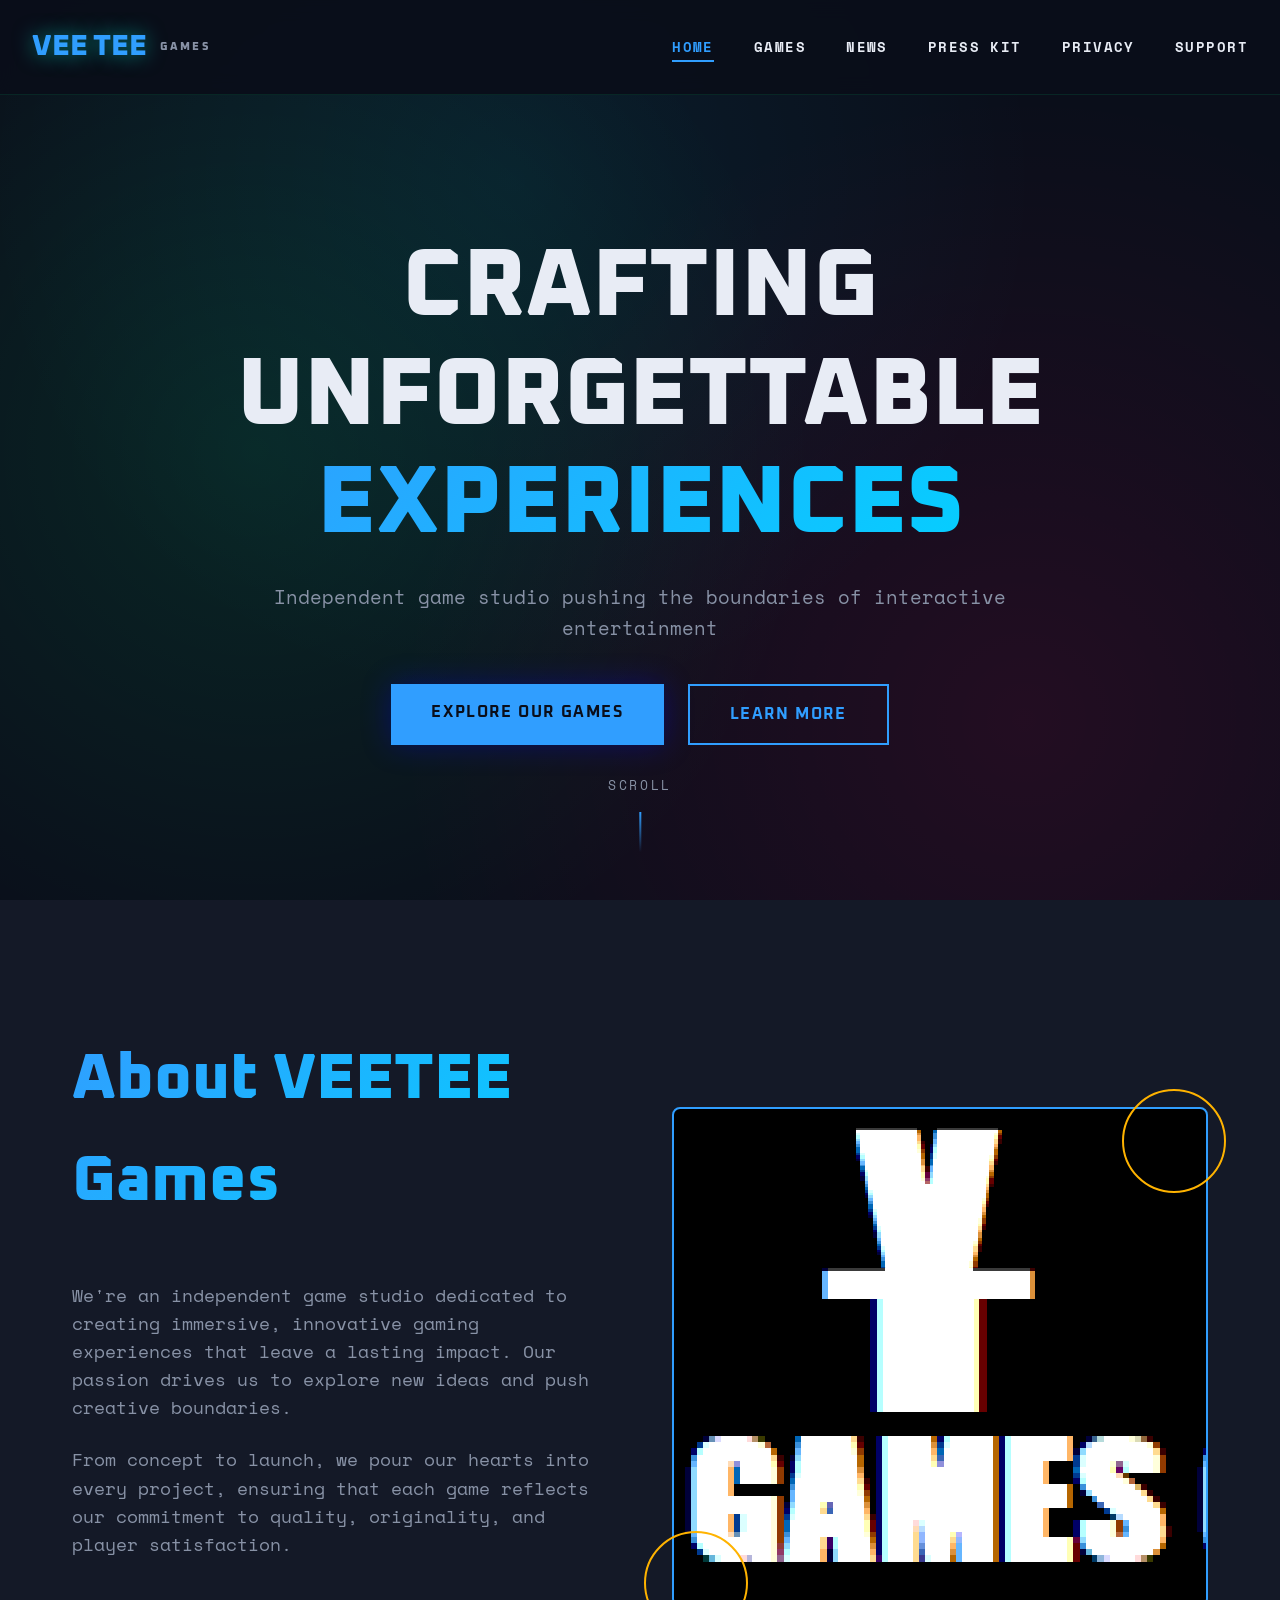
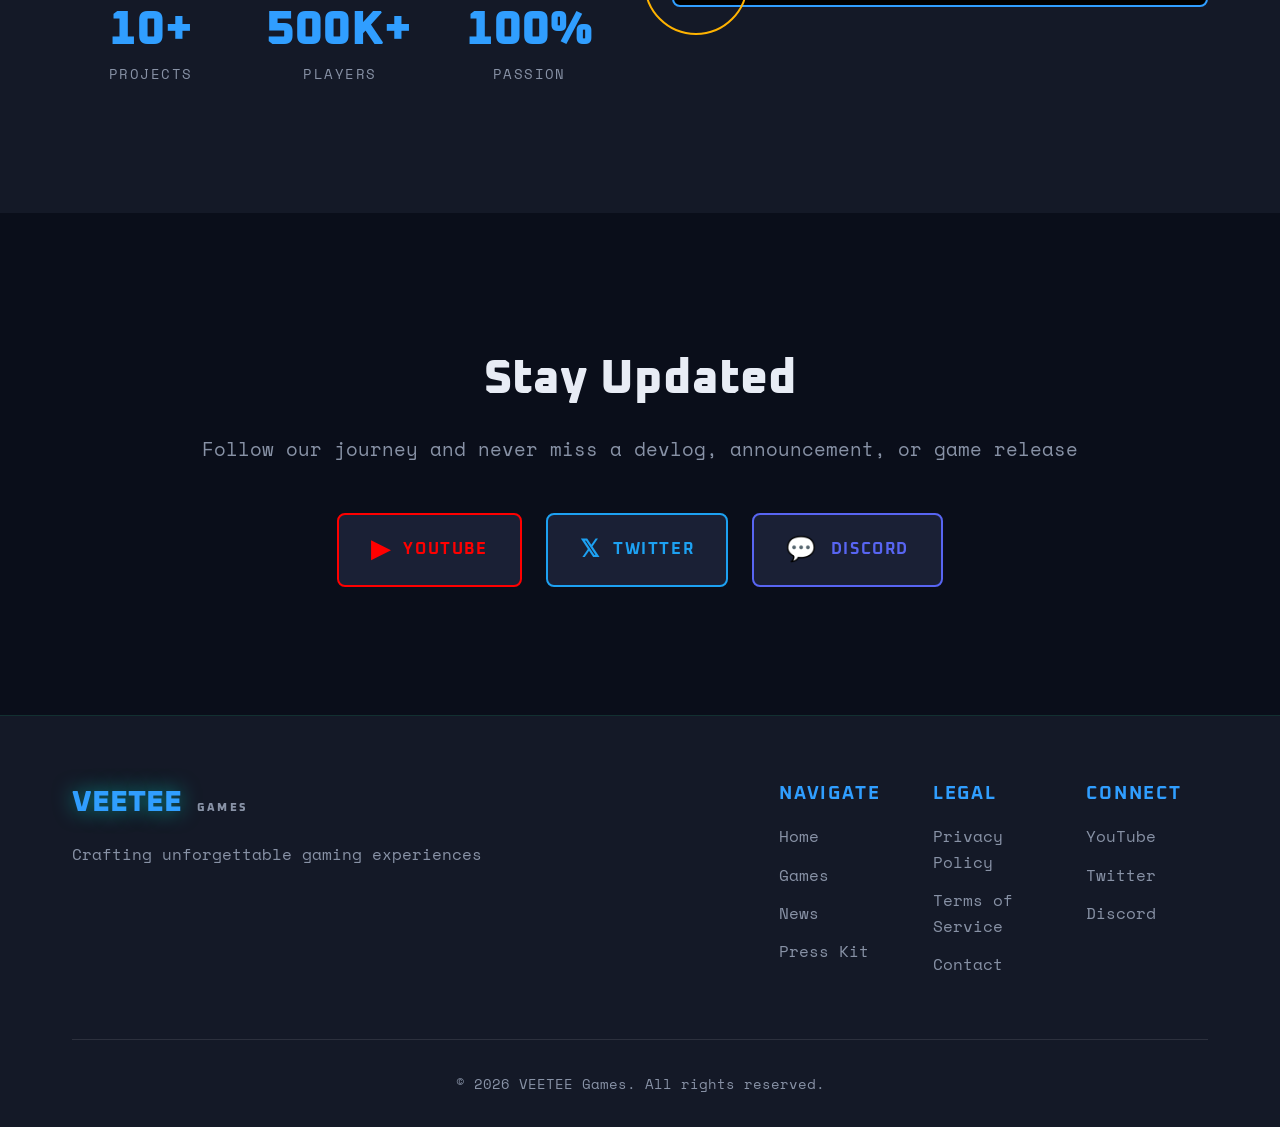
<file: index.html>
<!DOCTYPE html>
<html lang="en">
<head>
<style>
    /* Prevent layout shift before CSS loads */
    .game-detail-image,
    .news-thumbnail {
        min-height: 200px;
        background-size: cover !important;
        background-position: center !important;
        background-repeat: no-repeat !important;
    }
</style>
<link rel="stylesheet" href="styles.css">
    <meta charset="UTF-8">
    <meta name="viewport" content="width=device-width, initial-scale=1.0">
    <title>VEETEE Games - Indie Game Studio</title>
    <link rel="stylesheet" href="styles.css">
    <link rel="preconnect" href="https://fonts.googleapis.com">
    <link rel="preconnect" href="https://fonts.gstatic.com" crossorigin>
    <link href="https://fonts.googleapis.com/css2?family=Oxanium:wght@400;600;700;800&family=Space+Mono:wght@400;700&display=swap" rel="stylesheet">
</head>
<body>
    <nav class="navbar">
        <div class="nav-container">
            <a href="index.html" class="logo">
                <span class="logo-vee">VEE</span><span class="logo-tee">TEE</span>
                <span class="logo-subtitle">GAMES</span>
            </a>
            <ul class="nav-menu" id="navMenu">
                <li><a href="index.html" class="nav-link active">Home</a></li>
                <li><a href="games.html" class="nav-link">Games</a></li>
                <li><a href="news.html" class="nav-link">News</a></li>
                <li><a href="press.html" class="nav-link">Press Kit</a></li>
                <li><a href="privacy.html" class="nav-link">Privacy</a></li>
                <li><a href="support.html" class="nav-link">Support</a></li>
            </ul>
            <div class="hamburger" id="hamburger">
                <span></span>
                <span></span>
                <span></span>
            </div>
        </div>
    </nav>

    <section class="hero">
        <div class="hero-bg"></div>
        <div class="hero-content">
            <h1 class="hero-title">
                <span class="title-line">CRAFTING</span>
                <span class="title-line">UNFORGETTABLE</span>
                <span class="title-line highlight">EXPERIENCES</span>
            </h1>
            <p class="hero-subtitle">Independent game studio pushing the boundaries of interactive entertainment</p>
            <div class="hero-cta">
                <a href="games.html" class="btn btn-primary">Explore Our Games</a>
                <a href="#about" class="btn btn-secondary">Learn More</a>
            </div>
        </div>
        <div class="scroll-indicator">
            <span>Scroll</span>
            <div class="scroll-line"></div>
        </div>
    </section>

    <section id="about" class="about">
        <div class="container">
            <div class="about-content">
                <div class="about-text" data-animate>
                    <h2 class="section-title">About VEETEE Games</h2>
                    <p>We're an independent game studio dedicated to creating immersive, innovative gaming experiences that leave a lasting impact. Our passion drives us to explore new ideas and push creative boundaries.</p>
                    <p>From concept to launch, we pour our hearts into every project, ensuring that each game reflects our commitment to quality, originality, and player satisfaction.</p>
                    <div class="about-stats">
                        <div class="stat">
                            <div class="stat-number">10+</div>
                            <div class="stat-label">Projects</div>
                        </div>
                        <div class="stat">
                            <div class="stat-number">500K+</div>
                            <div class="stat-label">Players</div>
                        </div>
                        <div class="stat">
                            <div class="stat-number">100%</div>
                            <div class="stat-label">Passion</div>
                        </div>
                    </div>
                </div>
                <div class="about-visual" data-animate>
                    <div class="visual-box" style="background-image: url('images/vtg.jpg');"></div>
                </div>
            </div>
        </div>
    </section>

    <section class="cta-section">
        <div class="container">
            <div class="cta-content" data-animate>
                <h2>Stay Updated</h2>
                <p>Follow our journey and never miss a devlog, announcement, or game release</p>
                <div class="social-links">
                    <a href="https://www.youtube.com/@VEETEEGames" target="_blank" class="social-btn youtube">
                        <span class="social-icon">▶</span>
                        <span>YouTube</span>
                    </a>
                    <a href="https://x.com/VEETEEGames" target="_blank" class="social-btn twitter">
                        <span class="social-icon">𝕏</span>
                        <span>Twitter</span>
                    </a>
                    <a href="https://discord.gg/vRTEazs3x5" target="_blank" class="social-btn discord">
                        <span class="social-icon">💬</span>
                        <span>Discord</span>
                    </a>
                </div>
            </div>
        </div>
    </section>

    <footer class="footer">
        <div class="container">
            <div class="footer-content">
                <div class="footer-brand">
                    <div class="footer-logo">
                        <span class="logo-vee">VEE</span><span class="logo-tee">TEE</span>
                        <span class="logo-subtitle">GAMES</span>
                    </div>
                    <p>Crafting unforgettable gaming experiences</p>
                </div>
                <div class="footer-links">
                    <div class="footer-column">
                        <h4>Navigate</h4>
                        <ul>
                            <li><a href="index.html">Home</a></li>
                            <li><a href="games.html">Games</a></li>
                            <li><a href="news.html">News</a></li>
                            <li><a href="press.html">Press Kit</a></li>
                        </ul>
                    </div>
                    <div class="footer-column">
                        <h4>Legal</h4>
                        <ul>
                            <li><a href="privacy.html">Privacy Policy</a></li>
                            <li><a href="privacy.html#terms">Terms of Service</a></li>
                            <li><a href="press.html">Contact</a></li>
                        </ul>
                    </div>
                    <div class="footer-column">
                        <h4>Connect</h4>
                        <ul>
                            <li><a href="https://www.youtube.com/@VEETEEGames" target="_blank">YouTube</a></li>
                            <li><a href="https://x.com/VEETEEGames" target="_blank">Twitter</a></li>
                            <li><a href="https://discord.gg/vRTEazs3x5" target="_blank">Discord</a></li>
                        </ul>
                    </div>
                </div>
            </div>
            <div class="footer-bottom">
                <p>&copy; 2026 VEETEE Games. All rights reserved.</p>
            </div>
        </div>
    </footer>

    <script src="script.js"></script>
</body>
</html>
</file>
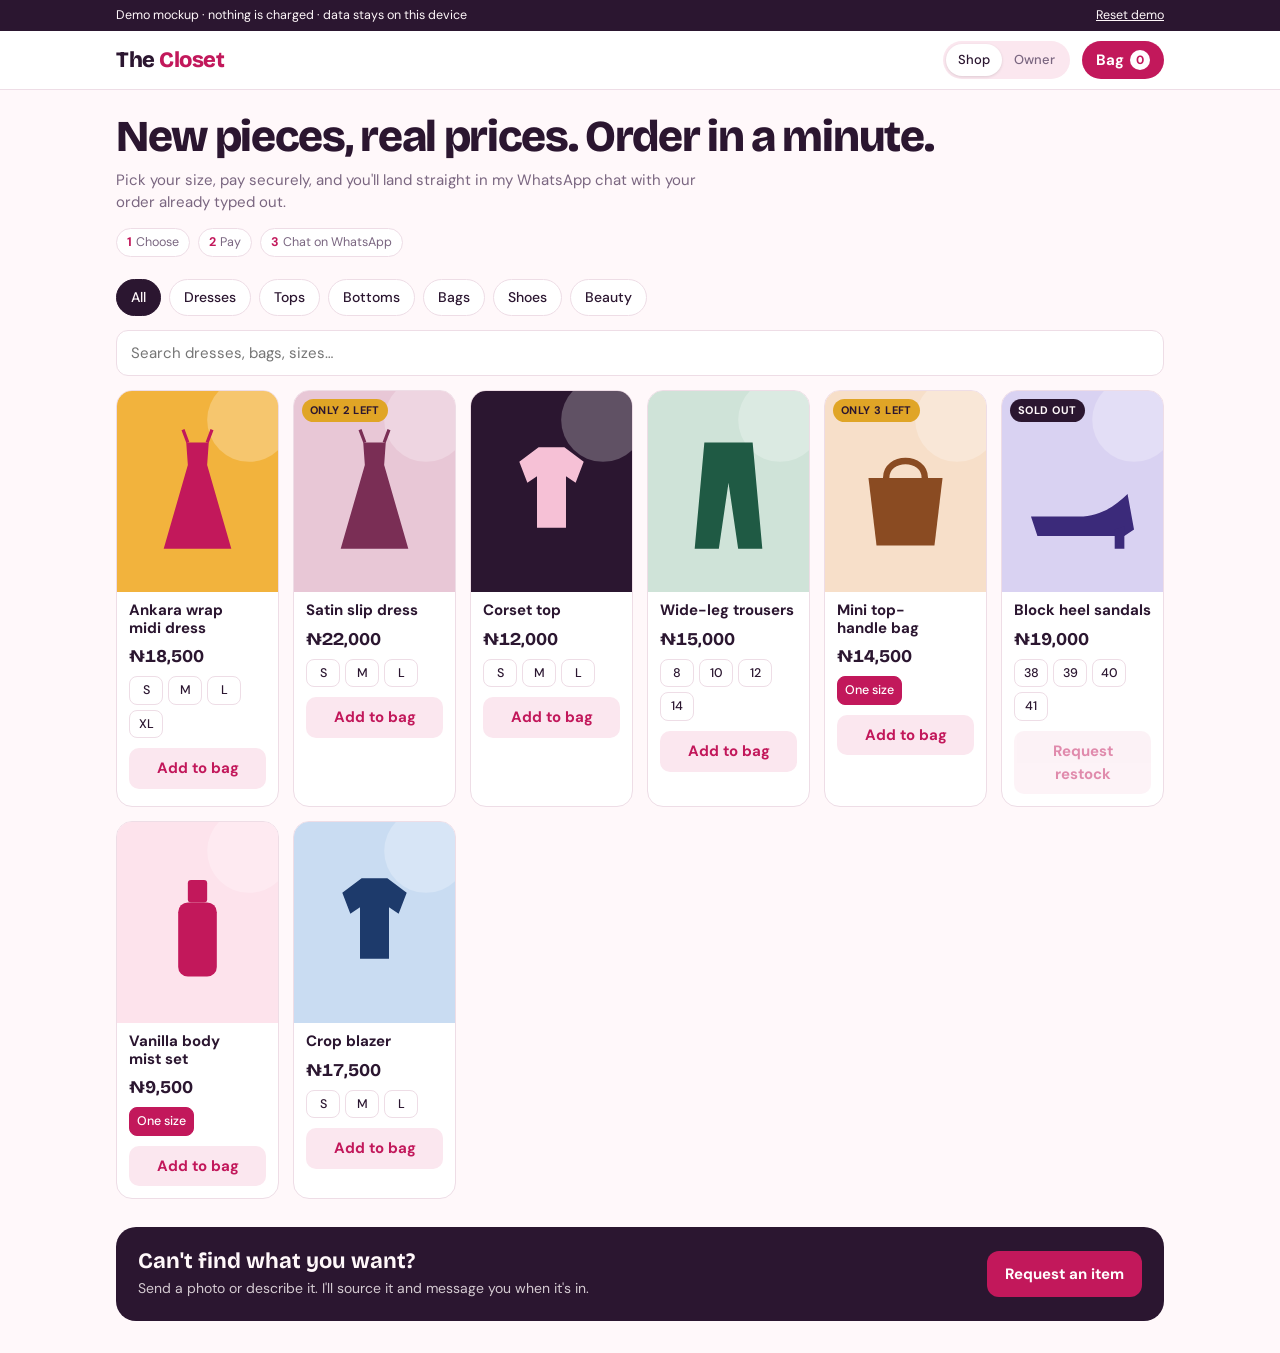
<file: boutique-mockup/index.html>
<!doctype html>
<html lang="en">
<head>
<meta charset="utf-8">
<meta name="viewport" content="width=device-width, initial-scale=1, viewport-fit=cover">
<meta name="robots" content="noindex">
<title>The Closet Shop</title>
<meta name="claude:viewport-fit-sides" content="cover">
<link rel="preconnect" href="https://fonts.googleapis.com">
<link rel="stylesheet" href="https://fonts.googleapis.com/css2?family=Bricolage+Grotesque:opsz,wght@12..96,500;12..96,700;12..96,800&family=DM+Sans:wght@400;500;700&display=swap">
<style>
/* Layout: phone-first storefront; sticky top bar; product grid; slide-up sheets for cart/checkout; owner dashboard behind a tab */
:root {
  --bg: #fff8fa;
  --surface: #ffffff;
  --ink: #2b1630;
  --muted: #7a6680;
  --line: #eedde6;
  --accent: #c2185b;
  --accent-ink: #ffffff;
  --gold: #e0a526;
  --soft: #fbe7ef;
  --ok: #1f8a5b;
  --warn: #b7791f;
  --wa: #128c4a;
  --shadow: 0 10px 30px rgba(60, 20, 50, .12);
  --f-display: "Bricolage Grotesque", "Avenir Next", system-ui, sans-serif;
  --f-body: "DM Sans", system-ui, -apple-system, "Segoe UI", sans-serif;
}
@media (prefers-color-scheme: dark) {
  :root:not([data-theme="light"]) {
    --bg: #1b1220; --surface: #251a2b; --ink: #f6e9f0; --muted: #b8a3bf; --line: #3a2a40;
    --accent: #ff5c97; --accent-ink: #1b1220; --gold: #f0bd4c; --soft: #3a1f33; --ok: #4fd08f; --warn: #f0bd4c; --wa: #3ccf7f;
    --shadow: 0 10px 30px rgba(0, 0, 0, .45); color-scheme: dark;
  }
}
:root[data-theme="dark"] {
  --bg: #1b1220; --surface: #251a2b; --ink: #f6e9f0; --muted: #b8a3bf; --line: #3a2a40;
  --accent: #ff5c97; --accent-ink: #1b1220; --gold: #f0bd4c; --soft: #3a1f33; --ok: #4fd08f; --warn: #f0bd4c; --wa: #3ccf7f;
  --shadow: 0 10px 30px rgba(0, 0, 0, .45); color-scheme: dark;
}
* { box-sizing: border-box; }
[hidden] { display: none !important; }
img { max-width: 100%; }
body { margin: 0; background: var(--bg); color: var(--ink); font-family: var(--f-body); font-size: 15px; line-height: 1.5; }
body::before { content: ""; position: fixed; inset: 0 0 auto; height: env(safe-area-inset-top, 0px); z-index: 10; background: var(--surface); }
h1, h2, h3 { font-family: var(--f-display); line-height: 1.15; margin: 0; text-wrap: balance; }
button, input, select, textarea { font: inherit; color: inherit; }
button { cursor: pointer; }
:focus-visible { outline: 2px solid var(--accent); outline-offset: 2px; }
.wrap { max-width: 1080px; margin: 0 auto; padding-left: max(16px, env(safe-area-inset-left, 0px)); padding-right: max(16px, env(safe-area-inset-right, 0px)); }
.money { font-variant-numeric: tabular-nums; }

/* Top bar */
.top { position: sticky; top: env(safe-area-inset-top, 0px); z-index: 5; background: var(--surface); border-bottom: 1px solid var(--line); }
.top .wrap { display: flex; align-items: center; gap: 12px; padding-block: 10px; }
.logo { font-family: var(--f-display); font-weight: 800; font-size: 22px; letter-spacing: -.02em; flex: 1; min-width: 0; white-space: nowrap; overflow: hidden; text-overflow: ellipsis; }
.logo span { color: var(--accent); }
.mode { display: flex; background: var(--soft); border-radius: 999px; padding: 3px; }
.mode button { border: 0; background: none; padding: 6px 12px; border-radius: 999px; font-weight: 500; font-size: 13px; color: var(--muted); }
.mode button[aria-pressed="true"] { background: var(--surface); color: var(--ink); box-shadow: 0 1px 3px rgba(0,0,0,.12); }
.cart-btn { position: relative; border: 0; background: var(--accent); color: var(--accent-ink); border-radius: 999px; padding: 8px 14px; font-weight: 700; display: flex; gap: 6px; align-items: center; }
.cart-btn .count { background: var(--accent-ink); color: var(--accent); border-radius: 999px; min-width: 20px; height: 20px; font-size: 12px; display: grid; place-items: center; padding: 0 5px; }

/* Demo ribbon */
.ribbon { background: var(--ink); color: var(--bg); font-size: 12.5px; }
.ribbon .wrap { padding-block: 6px; display: flex; gap: 8px; flex-wrap: wrap; justify-content: space-between; }
.ribbon button { background: none; border: 0; color: inherit; text-decoration: underline; font-size: 12.5px; padding: 0; }

/* Hero */
.hero { padding-block: 22px 8px; display: grid; gap: 6px; }
.hero h1 { font-size: clamp(28px, 6vw, 44px); font-weight: 800; letter-spacing: -.03em; }
.hero p { margin: 0; color: var(--muted); max-width: 60ch; }
.steps { display: flex; flex-wrap: wrap; gap: 8px; margin-top: 8px; }
.steps span { font-size: 12.5px; background: var(--surface); border: 1px solid var(--line); border-radius: 999px; padding: 4px 10px; color: var(--muted); }
.steps b { color: var(--accent); margin-right: 4px; }

/* Filters */
.filters { display: flex; gap: 8px; overflow-x: auto; padding-block: 14px; scrollbar-width: none; }
.chip { flex: none; border: 1px solid var(--line); background: var(--surface); padding: 7px 14px; border-radius: 999px; font-size: 14px; font-weight: 500; }
.chip[aria-pressed="true"] { background: var(--ink); color: var(--bg); border-color: var(--ink); }
.search { width: 100%; border: 1px solid var(--line); background: var(--surface); border-radius: 12px; padding: 11px 14px; }

/* Grid */
.grid { display: grid; grid-template-columns: repeat(auto-fill, minmax(160px, 1fr)); gap: 14px; padding-bottom: 20px; }
.card { background: var(--surface); border-radius: 16px; overflow: hidden; display: flex; flex-direction: column; border: 1px solid var(--line); }
.card .pic { aspect-ratio: 4 / 5; max-width: 100%; position: relative; background: var(--soft); }
.card .pic img, .card .pic svg { width: 100%; height: 100%; object-fit: cover; display: block; }
.badge { position: absolute; top: 8px; left: 8px; font-size: 11px; font-weight: 700; letter-spacing: .04em; text-transform: uppercase; padding: 3px 8px; border-radius: 999px; background: var(--surface); color: var(--ink); }
.badge.out { background: var(--ink); color: var(--bg); }
.badge.low { background: var(--gold); color: #2b1630; }
.card .body { padding: 10px 12px 12px; display: grid; gap: 6px; flex: 1; align-content: start; }
.card h3 { font-size: 15px; font-weight: 700; font-family: var(--f-body); }
.price { font-family: var(--f-display); font-weight: 700; font-size: 18px; }
.sizes { display: flex; gap: 5px; flex-wrap: wrap; }
.size { border: 1px solid var(--line); background: none; border-radius: 8px; min-width: 34px; padding: 4px 7px; font-size: 12.5px; font-weight: 500; }
.size[aria-pressed="true"] { border-color: var(--accent); background: var(--accent); color: var(--accent-ink); }
.add { margin-top: 4px; border: 0; border-radius: 10px; padding: 9px; font-weight: 700; background: var(--soft); color: var(--accent); }
.add:disabled { opacity: .5; cursor: not-allowed; }

/* Request banner */
.request { margin-block: 8px 32px; background: var(--ink); color: var(--bg); border-radius: 20px; padding: 22px; display: grid; gap: 14px; grid-template-columns: 1fr auto; align-items: center; }
.request h2 { font-size: 22px; }
.request p { margin: 4px 0 0; opacity: .8; font-size: 14px; }
@media (max-width: 560px) { .request { grid-template-columns: 1fr; } }

.btn { border: 0; border-radius: 12px; padding: 12px 18px; font-weight: 700; background: var(--accent); color: var(--accent-ink); }
.btn.ghost { background: var(--soft); color: var(--accent); }
.btn.wa { background: var(--wa); color: #fff; text-decoration: none; display: inline-flex; gap: 8px; align-items: center; justify-content: center; }
.btn.block { width: 100%; }
.btn.small { padding: 7px 12px; font-size: 13px; border-radius: 9px; }

/* Sheets */
.scrim { position: fixed; inset: 0; background: rgba(20, 8, 20, .45); z-index: 20; }
.sheet { position: fixed; z-index: 21; left: 50%; bottom: 0; transform: translateX(-50%); width: min(520px, 100%); max-height: 92%; overflow-y: auto; background: var(--surface); border-radius: 22px 22px 0 0; box-shadow: var(--shadow); padding: 18px max(18px, env(safe-area-inset-right, 0px)) calc(18px + env(safe-area-inset-bottom, 0px)) max(18px, env(safe-area-inset-left, 0px)); animation: up .22s ease-out; }
@keyframes up { from { transform: translate(-50%, 30px); opacity: .6; } }
@media (prefers-reduced-motion: reduce) { .sheet { animation: none; } }
.sheet-head { display: flex; align-items: center; gap: 10px; margin-bottom: 14px; }
.sheet-head h2 { font-size: 22px; flex: 1; }
.x { border: 0; background: var(--soft); width: 34px; height: 34px; border-radius: 50%; font-size: 18px; color: var(--ink); }
.progress { display: flex; gap: 6px; margin-bottom: 16px; }
.progress i { flex: 1; height: 4px; border-radius: 4px; background: var(--line); }
.progress i.on { background: var(--accent); }
.line { display: grid; grid-template-columns: 56px 1fr auto; gap: 12px; align-items: center; padding-block: 10px; border-bottom: 1px solid var(--line); }
.line .thumb { width: 56px; height: 70px; border-radius: 10px; overflow: hidden; background: var(--soft); }
.line .thumb img, .line .thumb svg { width: 100%; height: 100%; object-fit: cover; display: block; }
.line .meta { min-width: 0; }
.line .meta b { display: block; font-size: 14px; }
.line .meta small { color: var(--muted); }
.qty { display: flex; align-items: center; gap: 6px; }
.qty button { width: 28px; height: 28px; border-radius: 8px; border: 1px solid var(--line); background: none; }
.totals { display: grid; gap: 4px; padding-block: 12px; }
.totals div { display: flex; justify-content: space-between; }
.totals .grand { font-family: var(--f-display); font-weight: 800; font-size: 20px; padding-top: 6px; border-top: 1px dashed var(--line); margin-top: 4px; }
.field { display: grid; gap: 5px; margin-bottom: 12px; }
.field label { font-size: 13px; font-weight: 500; color: var(--muted); }
.field input, .field select, .field textarea { width: 100%; border: 1px solid var(--line); background: var(--bg); border-radius: 11px; padding: 11px 12px; }
.field textarea { min-height: 80px; resize: vertical; }
.row2 { display: grid; grid-template-columns: 1fr 1fr; gap: 10px; }
.opts { display: grid; gap: 8px; margin-bottom: 14px; }
.opt { display: flex; gap: 10px; align-items: center; border: 1px solid var(--line); border-radius: 12px; padding: 12px; }
.opt:has(input:checked) { border-color: var(--accent); background: var(--soft); }
.opt span { flex: 1; }
.opt small { display: block; color: var(--muted); }
.paybox { border: 1px dashed var(--line); border-radius: 14px; padding: 14px; margin-bottom: 14px; display: grid; gap: 6px; font-size: 14px; }
.paybox .acct { font-family: var(--f-display); font-size: 22px; font-weight: 800; letter-spacing: .04em; }
.note { font-size: 12.5px; color: var(--muted); }
.success { text-align: center; display: grid; gap: 10px; justify-items: center; }
.tick { width: 64px; height: 64px; border-radius: 50%; background: var(--ok); color: #fff; display: grid; place-items: center; font-size: 32px; }
.code { font-family: var(--f-display); font-weight: 800; font-size: 26px; letter-spacing: .06em; color: var(--accent); }
.msg { width: 100%; text-align: left; background: var(--bg); border: 1px solid var(--line); border-radius: 12px; padding: 12px; font-size: 13px; white-space: pre-wrap; max-height: 180px; overflow: auto; }

/* Dashboard */
.dash { padding-block: 20px 40px; display: grid; gap: 18px; }
.dash-head { display: flex; flex-wrap: wrap; gap: 10px; align-items: end; justify-content: space-between; }
.dash-head h1 { font-size: 28px; letter-spacing: -.02em; }
.stats { display: grid; grid-template-columns: repeat(3, 1fr); gap: 10px; }
.stat { background: var(--surface); border: 1px solid var(--line); border-radius: 14px; padding: 12px 14px; }
.stat b { display: block; font-family: var(--f-display); font-size: 26px; font-weight: 800; }
.stat small { color: var(--muted); font-size: 12.5px; }
@media (max-width: 480px) { .stat b { font-size: 21px; } }
.tabs { display: flex; gap: 6px; border-bottom: 1px solid var(--line); overflow-x: auto; }
.tabs button { border: 0; background: none; padding: 10px 12px; font-weight: 700; color: var(--muted); border-bottom: 2px solid transparent; white-space: nowrap; }
.tabs button[aria-pressed="true"] { color: var(--accent); border-color: var(--accent); }
.tabs .n { background: var(--soft); color: var(--accent); border-radius: 999px; padding: 0 7px; font-size: 12px; margin-left: 4px; }
.list { display: grid; gap: 10px; }
.item { background: var(--surface); border: 1px solid var(--line); border-radius: 14px; padding: 14px; display: grid; gap: 8px; }
.item-top { display: flex; gap: 10px; align-items: start; justify-content: space-between; flex-wrap: wrap; }
.item-top > div { min-width: 0; }
.item h3 { font-size: 16px; font-family: var(--f-body); }
.item p { margin: 0; font-size: 14px; color: var(--muted); }
.pill { font-size: 11.5px; font-weight: 700; text-transform: uppercase; letter-spacing: .05em; padding: 3px 9px; border-radius: 999px; white-space: nowrap; }
.pill.paid { background: var(--soft); color: var(--accent); }
.pill.packed { background: var(--gold); color: #2b1630; }
.pill.sent, .pill.found { background: var(--ok); color: #fff; }
.pill.open { background: var(--gold); color: #2b1630; }
.pill.nope { background: var(--line); color: var(--muted); }
.actions { display: flex; gap: 8px; flex-wrap: wrap; }
.prod-row { display: grid; grid-template-columns: 52px 1fr auto; gap: 12px; align-items: center; }
.prod-row .thumb { width: 52px; height: 64px; border-radius: 9px; overflow: hidden; background: var(--soft); }
.prod-row .thumb img, .prod-row .thumb svg { width: 100%; height: 100%; object-fit: cover; display: block; }
.prod-row .meta { min-width: 0; }
.prod-row .meta b { display: block; }
.prod-row .meta small { color: var(--muted); }
.stock { display: flex; align-items: center; gap: 6px; }
.stock button { width: 28px; height: 28px; border-radius: 8px; border: 1px solid var(--line); background: none; }
.stock span { min-width: 24px; text-align: center; font-variant-numeric: tabular-nums; font-weight: 700; }
.empty { text-align: center; color: var(--muted); padding: 30px 10px; border: 1px dashed var(--line); border-radius: 14px; }
.photo-drop { border: 1px dashed var(--line); border-radius: 12px; padding: 14px; text-align: center; color: var(--muted); font-size: 13px; }
.photo-drop img { max-height: 140px; margin: 8px auto 0; border-radius: 8px; display: block; }
.toast { position: fixed; left: 50%; bottom: calc(18px + env(safe-area-inset-bottom, 0px)); transform: translateX(-50%); background: var(--ink); color: var(--bg); padding: 10px 16px; border-radius: 999px; font-size: 14px; z-index: 30; box-shadow: var(--shadow); max-width: calc(100% - 32px); }
</style>
</head>
<body>

<div class="ribbon"><div class="wrap"><span>Demo mockup · nothing is charged · data stays on this device</span><button id="reset" type="button">Reset demo</button></div></div>

<header class="top">
  <div class="wrap">
    <div class="logo" id="logo"></div>
    <div class="mode" role="group" aria-label="View">
      <button type="button" id="m-shop" aria-pressed="true">Shop</button>
      <button type="button" id="m-owner" aria-pressed="false">Owner</button>
    </div>
    <button class="cart-btn" id="cartBtn" type="button" aria-label="Open bag">Bag <span class="count" id="cartCount">0</span></button>
  </div>
</header>

<main id="shop" class="wrap">
  <section class="hero">
    <h1>New pieces, real prices. Order in a minute.</h1>
    <p>Pick your size, pay securely, and you'll land straight in my WhatsApp chat with your order already typed out.</p>
    <div class="steps"><span><b>1</b>Choose</span><span><b>2</b>Pay</span><span><b>3</b>Chat on WhatsApp</span></div>
  </section>
  <div class="filters" id="filters" role="group" aria-label="Categories"></div>
  <input class="search" id="q" type="search" placeholder="Search dresses, bags, sizes…" aria-label="Search">
  <div style="height:14px"></div>
  <div class="grid" id="grid"></div>
  <section class="request">
    <div>
      <h2>Can't find what you want?</h2>
      <p>Send a photo or describe it. I'll source it and message you when it's in.</p>
    </div>
    <button class="btn" type="button" id="reqBtn">Request an item</button>
  </section>
</main>

<main id="owner" class="wrap" hidden>
  <div class="dash">
    <div class="dash-head">
      <div><h1>Good day, boss</h1><p class="note" style="margin:4px 0 0">Everything that came in while you were away.</p></div>
      <button class="btn" type="button" id="addProd">+ Add item</button>
    </div>
    <div class="stats" id="stats"></div>
    <div class="tabs" role="group" aria-label="Sections" id="tabs"></div>
    <div class="list" id="panel"></div>
  </div>
</main>

<div id="layer"></div>

<script>
const $ = s => document.querySelector(s);
const esc = s => String(s ?? "").replace(/[&<>"']/g, c => ({ "&": "&amp;", "<": "&lt;", ">": "&gt;", '"': "&quot;", "'": "&#39;" }[c]));
const naira = n => "₦" + Math.round(n).toLocaleString("en-NG");
const CATS = ["All", "Dresses", "Tops", "Bottoms", "Bags", "Shoes", "Beauty"];
const DELIVERY = { pickup: { label: "Pick up", note: "Collect from me, free", fee: 0 }, lagos: { label: "Delivery within Lagos", note: "1–2 days", fee: 2500 }, out: { label: "Delivery outside Lagos", note: "Waybill, 2–4 days", fee: 5000 } };

const SEED = () => ({
  settings: { shopName: "The Closet", whatsapp: "2348012345678", bank: "Moniepoint", acct: "8012345678" },
  products: [
    { id: "p1", name: "Ankara wrap midi dress", price: 18500, cat: "Dresses", sizes: ["S", "M", "L", "XL"], stock: 6, color: "#f2b33d", tone: "#c2185b" },
    { id: "p2", name: "Satin slip dress", price: 22000, cat: "Dresses", sizes: ["S", "M", "L"], stock: 2, color: "#e8c7d6", tone: "#7a2e55" },
    { id: "p3", name: "Corset top", price: 12000, cat: "Tops", sizes: ["S", "M", "L"], stock: 8, color: "#2b1630", tone: "#f6c1d6" },
    { id: "p4", name: "Wide-leg trousers", price: 15000, cat: "Bottoms", sizes: ["8", "10", "12", "14"], stock: 5, color: "#cfe3d8", tone: "#1f5a44" },
    { id: "p5", name: "Mini top-handle bag", price: 14500, cat: "Bags", sizes: ["One size"], stock: 3, color: "#f7dfc9", tone: "#8a4b22" },
    { id: "p6", name: "Block heel sandals", price: 19000, cat: "Shoes", sizes: ["38", "39", "40", "41"], stock: 0, color: "#d9d2f2", tone: "#3b2a7a" },
    { id: "p7", name: "Vanilla body mist set", price: 9500, cat: "Beauty", sizes: ["One size"], stock: 12, color: "#fde3ec", tone: "#c2185b" },
    { id: "p8", name: "Crop blazer", price: 17500, cat: "Tops", sizes: ["S", "M", "L"], stock: 4, color: "#c9dcf2", tone: "#1d3a6b" }
  ],
  orders: [
    { id: "CL-4821", name: "Tolu A.", phone: "2348031112222", items: [{ name: "Corset top", size: "M", qty: 1, price: 12000 }], delivery: "lagos", address: "12 Admiralty Way, Lekki", total: 14500, status: "paid", at: Date.now() - 36e5 * 3 },
    { id: "CL-4817", name: "Chioma O.", phone: "2348053334444", items: [{ name: "Ankara wrap midi dress", size: "L", qty: 1, price: 18500 }, { name: "Vanilla body mist set", size: "One size", qty: 1, price: 9500 }], delivery: "out", address: "Abuja (GIG waybill)", total: 33000, status: "packed", at: Date.now() - 36e5 * 26 }
  ],
  requests: [
    { id: "r1", name: "Amaka", phone: "2348075556666", what: "Green sequin party dress, like the one on Tems' IG last week", size: "M", budget: 30000, status: "open", at: Date.now() - 36e5 * 5 },
    { id: "r2", name: "Bisi", phone: "2348097778888", what: "Black block heel sandals size 40", size: "40", budget: 20000, status: "open", at: Date.now() - 36e5 * 30 }
  ],
  cart: []
});

let S;
try { S = JSON.parse(localStorage.getItem("closet-demo")) || SEED(); } catch { S = SEED(); }
const save = () => { try { localStorage.setItem("closet-demo", JSON.stringify(S)); } catch {} };

let view = { mode: "shop", cat: "All", q: "", tab: "orders", picked: {} };

function art(p) {
  if (p.img) return `<img src="${p.img}" alt="${esc(p.name)}">`;
  const shapes = {
    Dresses: `<path d="M43 20h14l-1 14 15 52H29l15-52z"/><path d="M44 20l-3-8M56 20l3-8" stroke-width="2" stroke="currentColor" fill="none"/>`,
    Tops: `<path d="M30 32l12-9h16l12 9-5 13-6-4v32H41V41l-6 4z"/>`,
    Bottoms: `<path d="M35 20h30l6 66H56L50 45l-6 41H29z"/>`,
    Bags: `<path d="M27 42h46l-5 42H32z"/><path d="M38 42c0-14 24-14 24 0" stroke-width="4" stroke="currentColor" fill="none"/>`,
    Shoes: `<path d="M18 66h30c12 0 22-6 30-14l4 22-6 4H22z"/><path d="M70 74v12h6V72" />`,
    Beauty: `<rect x="38" y="38" width="24" height="46" rx="6"/><rect x="44" y="24" width="12" height="14" rx="2"/>`
  };
  return `<svg viewBox="0 0 100 125" role="img" aria-label="${esc(p.name)}" preserveAspectRatio="xMidYMid slice"><rect width="100" height="125" fill="${p.color || "#fbe7ef"}"/><circle cx="82" cy="18" r="26" fill="#fff" opacity=".25"/><g transform="translate(0 12)" fill="${p.tone || "#c2185b"}" style="color:${p.tone || "#c2185b"}">${shapes[p.cat] || shapes.Dresses}</g></svg>`;
}

function toast(t) {
  const el = document.createElement("div"); el.className = "toast"; el.textContent = t;
  document.body.appendChild(el); setTimeout(() => el.remove(), 2200);
}

/* ---------- Shop ---------- */
function renderHeader() {
  const n = S.settings.shopName.split(" ");
  $("#logo").innerHTML = n.length > 1 ? `${esc(n.slice(0, -1).join(" "))} <span>${esc(n.at(-1))}</span>` : `<span>${esc(n[0])}</span>`;
  $("#cartCount").textContent = S.cart.reduce((a, c) => a + c.qty, 0);
  $("#m-shop").setAttribute("aria-pressed", view.mode === "shop");
  $("#m-owner").setAttribute("aria-pressed", view.mode === "owner");
  $("#shop").hidden = view.mode !== "shop";
  $("#owner").hidden = view.mode !== "owner";
  $("#cartBtn").hidden = view.mode !== "shop";
}

function renderShop() {
  $("#filters").innerHTML = CATS.map(c => `<button class="chip" type="button" data-cat="${c}" aria-pressed="${view.cat === c}">${c}</button>`).join("");
  const q = view.q.trim().toLowerCase();
  const list = S.products.filter(p => (view.cat === "All" || p.cat === view.cat) && (!q || (p.name + " " + p.cat + " " + p.sizes.join(" ")).toLowerCase().includes(q)));
  $("#grid").innerHTML = list.length ? list.map(p => {
    const picked = view.picked[p.id] || (p.sizes.length === 1 ? p.sizes[0] : "");
    const badge = p.stock === 0 ? `<span class="badge out">Sold out</span>` : p.stock <= 3 ? `<span class="badge low">Only ${p.stock} left</span>` : "";
    return `<article class="card">
      <div class="pic">${art(p)}${badge}</div>
      <div class="body">
        <h3>${esc(p.name)}</h3>
        <div class="price money">${naira(p.price)}</div>
        <div class="sizes">${p.sizes.map(s => `<button class="size" type="button" data-p="${p.id}" data-size="${esc(s)}" aria-pressed="${picked === s}" ${p.stock === 0 ? "disabled" : ""}>${esc(s)}</button>`).join("")}</div>
        <button class="add" type="button" data-add="${p.id}" ${p.stock === 0 ? "disabled" : ""}>${p.stock === 0 ? "Request restock" : "Add to bag"}</button>
      </div></article>`;
  }).join("") : `<p class="empty" style="grid-column:1/-1">Nothing matches that yet. Tap “Request an item” below and I'll find it for you.</p>`;
}

function addToCart(id) {
  const p = S.products.find(x => x.id === id);
  const size = view.picked[id] || (p.sizes.length === 1 ? p.sizes[0] : "");
  if (!size) { toast("Pick a size first"); return; }
  const inCart = S.cart.filter(c => c.id === id).reduce((a, c) => a + c.qty, 0);
  if (inCart >= p.stock) { toast(`Only ${p.stock} in stock`); return; }
  const line = S.cart.find(c => c.id === id && c.size === size);
  line ? line.qty++ : S.cart.push({ id, size, qty: 1 });
  save(); renderHeader(); toast(`${p.name} (${size}) added`);
}

/* ---------- Sheets ---------- */
function sheet(html) {
  $("#layer").innerHTML = `<div class="scrim" data-close></div><div class="sheet" role="dialog" aria-modal="true">${html}</div>`;
  const f = $("#layer .sheet input, #layer .sheet button:not(.x)"); f && f.focus({ preventScroll: true });
}
const closeSheet = () => { $("#layer").innerHTML = ""; };
const head = (t, step) => `<div class="sheet-head"><h2>${t}</h2><button class="x" type="button" data-close aria-label="Close">×</button></div>` + (step ? `<div class="progress">${[1, 2, 3].map(i => `<i class="${i <= step ? "on" : ""}"></i>`).join("")}</div>` : "");

const cartLines = () => S.cart.map(c => ({ ...c, p: S.products.find(p => p.id === c.id) })).filter(c => c.p);
const subtotal = () => cartLines().reduce((a, c) => a + c.p.price * c.qty, 0);

function openCart() {
  const lines = cartLines();
  if (!lines.length) { sheet(head("Your bag") + `<p class="empty">Your bag is empty. Tap a size, then “Add to bag”.</p>`); return; }
  sheet(head("Your bag", 1) + lines.map((c, i) => `<div class="line"><div class="thumb">${art(c.p)}</div><div class="meta"><b>${esc(c.p.name)}</b><small>Size ${esc(c.size)} · <span class="money">${naira(c.p.price)}</span></small></div>
    <div class="qty"><button type="button" data-dec="${i}" aria-label="Less">−</button><span>${c.qty}</span><button type="button" data-inc="${i}" aria-label="More">+</button></div></div>`).join("") +
    `<div class="totals"><div class="grand"><span>Subtotal</span><span class="money">${naira(subtotal())}</span></div></div><button class="btn block" type="button" id="toDetails">Continue to delivery</button>`);
}

let draft = { name: "", phone: "", delivery: "lagos", address: "", pay: "card" };
function openDetails() {
  const fee = DELIVERY[draft.delivery].fee;
  sheet(head("Delivery details", 2) + `<form id="detailsForm">
    <div class="field"><label for="d-name">Your name</label><input id="d-name" required value="${esc(draft.name)}" placeholder="e.g. Tolu Adebayo"></div>
    <div class="field"><label for="d-phone">WhatsApp number</label><input id="d-phone" required inputmode="tel" value="${esc(draft.phone)}" placeholder="0803 111 2222"></div>
    <div class="opts">${Object.entries(DELIVERY).map(([k, d]) => `<label class="opt"><input type="radio" name="dl" value="${k}" ${draft.delivery === k ? "checked" : ""}><span>${d.label}<small>${d.note}</small></span><b class="money">${d.fee ? naira(d.fee) : "Free"}</b></label>`).join("")}</div>
    <div class="field" id="addrField" ${draft.delivery === "pickup" ? "hidden" : ""}><label for="d-addr">Delivery address</label><textarea id="d-addr" placeholder="House number, street, area, city">${esc(draft.address)}</textarea></div>
    <div class="totals"><div><span>Items</span><span class="money">${naira(subtotal())}</span></div><div><span>Delivery</span><span class="money">${fee ? naira(fee) : "Free"}</span></div><div class="grand"><span>Total</span><span class="money">${naira(subtotal() + fee)}</span></div></div>
    <button class="btn block" type="submit">Continue to payment</button></form>`);
}

function openPay() {
  const total = subtotal() + DELIVERY[draft.delivery].fee;
  sheet(head("Pay " + naira(total), 3) + `<div class="opts">
    <label class="opt"><input type="radio" name="pm" value="card" ${draft.pay === "card" ? "checked" : ""}><span>Card, USSD or bank app<small>Instant confirmation through Paystack</small></span></label>
    <label class="opt"><input type="radio" name="pm" value="transfer" ${draft.pay === "transfer" ? "checked" : ""}><span>Bank transfer<small>Send to a dedicated account for this order</small></span></label></div>
    <div class="paybox" id="payBox">${payBox(total)}</div>
    <button class="btn block" type="button" id="payNow">${draft.pay === "card" ? "Pay " + naira(total) : "I've sent the money"}</button>
    <p class="note" style="text-align:center">Demo only. In the real shop this opens the payment page and confirms automatically.</p>`);
}
const payBox = total => draft.pay === "card"
  ? `<b>Secure checkout</b><span class="note">Card · Bank app · USSD · Opay/Palmpay. You'll get a receipt by SMS and email.</span>`
  : `<span class="note">Transfer exactly</span><span class="acct money">${naira(total)}</span><span class="note">to</span><span class="acct">${esc(S.settings.acct)}</span><span class="note">${esc(S.settings.bank)} · ${esc(S.settings.shopName)}. Confirms automatically within a minute.</span>`;

function waLink(num, text) { return `https://wa.me/${num.replace(/\D/g, "")}?text=${encodeURIComponent(text)}`; }
function intlPhone(p) { const d = p.replace(/\D/g, ""); return d.startsWith("0") ? "234" + d.slice(1) : d; }

function placeOrder() {
  const lines = cartLines();
  const fee = DELIVERY[draft.delivery].fee;
  const order = {
    id: "CL-" + (4822 + S.orders.length + Math.floor(Math.random() * 50)),
    name: draft.name, phone: intlPhone(draft.phone),
    items: lines.map(c => ({ name: c.p.name, size: c.size, qty: c.qty, price: c.p.price })),
    delivery: draft.delivery, address: draft.address, total: subtotal() + fee, status: "paid", at: Date.now()
  };
  lines.forEach(c => { c.p.stock = Math.max(0, c.p.stock - c.qty); });
  S.orders.unshift(order); S.cart = []; save();
  const msg = `Hi! I just paid for order ${order.id} ✅\n\n` + order.items.map(i => `• ${i.name} (size ${i.size}) x${i.qty}`).join("\n") +
    `\n\nTotal paid: ${naira(order.total)}\n${DELIVERY[order.delivery].label}${order.address ? ": " + order.address : ""}\nName: ${order.name}`;
  sheet(head("") + `<div class="success"><div class="tick">✓</div><h2>Payment received</h2><p class="note" style="margin:0">Your order number</p><div class="code">${order.id}</div>
    <p style="margin:0">Tap below to open WhatsApp. Your order message is already written, so just press send.</p>
    <a class="btn wa block" href="${waLink(S.settings.whatsapp, msg)}" target="_blank" rel="noopener">Chat with ${esc(S.settings.shopName)} on WhatsApp</a>
    <div class="msg" id="waMsg">${esc(msg)}</div>
    <button class="btn ghost small" type="button" id="copyMsg">Copy message</button>
    <p class="note">WhatsApp: +${esc(S.settings.whatsapp)}</p></div>`);
  renderAll();
}

function openRequest() {
  sheet(head("Request an item") + `<form id="reqForm">
    <div class="field"><label for="r-what">What are you looking for?</label><textarea id="r-what" required placeholder="e.g. Green sequin mini dress, long sleeves"></textarea></div>
    <div class="field"><label for="r-photo">Photo or screenshot (optional)</label><input id="r-photo" type="file" accept="image/*"></div>
    <div class="row2"><div class="field"><label for="r-size">Size</label><input id="r-size" placeholder="M / 12 / 40"></div><div class="field"><label for="r-budget">Budget (₦)</label><input id="r-budget" inputmode="numeric" placeholder="25000"></div></div>
    <div class="row2"><div class="field"><label for="r-name">Your name</label><input id="r-name" required></div><div class="field"><label for="r-phone">WhatsApp number</label><input id="r-phone" required inputmode="tel"></div></div>
    <button class="btn block" type="submit">Send request</button></form>`);
}

/* ---------- Owner ---------- */
function renderOwner() {
  const toPack = S.orders.filter(o => o.status === "paid").length;
  const week = S.orders.filter(o => Date.now() - o.at < 7 * 864e5).reduce((a, o) => a + o.total, 0);
  const openReq = S.requests.filter(r => r.status === "open").length;
  $("#stats").innerHTML = `<div class="stat"><b>${toPack}</b><small>Paid, to pack</small></div><div class="stat"><b class="money">${naira(week)}</b><small>Sales this week</small></div><div class="stat"><b>${openReq}</b><small>Item requests</small></div>`;
  const tabs = [["orders", "Orders", toPack], ["requests", "Requests", openReq], ["products", "My items", S.products.length], ["settings", "Settings", 0]];
  $("#tabs").innerHTML = tabs.map(([k, l, n]) => `<button type="button" data-tab="${k}" aria-pressed="${view.tab === k}">${l}${n ? `<span class="n">${n}</span>` : ""}</button>`).join("");
  $("#panel").innerHTML = { orders: ordersPanel, requests: requestsPanel, products: productsPanel, settings: settingsPanel }[view.tab]();
}
const ago = t => { const h = Math.round((Date.now() - t) / 36e5); return h < 1 ? "just now" : h < 24 ? h + "h ago" : Math.round(h / 24) + "d ago"; };
const NEXT = { paid: ["packed", "Mark packed"], packed: ["sent", "Mark sent"] };

function ordersPanel() {
  if (!S.orders.length) return `<p class="empty">No orders yet. Share your shop link on your status to get the first one.</p>`;
  return S.orders.map(o => {
    const firstName = o.name.split(" ")[0];
    const update = o.status === "paid" ? `Hi ${firstName}, thanks for order ${o.id}! I'm packing it now.` : o.status === "packed" ? `Hi ${firstName}, your order ${o.id} is packed and going out today.` : `Hi ${firstName}, order ${o.id} has been sent. Enjoy!`;
    return `<div class="item"><div class="item-top"><div><h3>${esc(o.name)} · ${o.id}</h3><p>${ago(o.at)} · ${DELIVERY[o.delivery].label}</p></div><span class="pill ${o.status}">${o.status}</span></div>
      <p style="color:var(--ink)">${o.items.map(i => `${esc(i.name)} <b>(${esc(i.size)})</b> ×${i.qty}`).join("<br>")}</p>
      ${o.address ? `<p>${esc(o.address)}</p>` : ""}
      <div class="item-top"><b class="money">${naira(o.total)} paid</b><div class="actions">
        ${NEXT[o.status] ? `<button class="btn small" type="button" data-next="${o.id}">${NEXT[o.status][1]}</button>` : ""}
        <a class="btn wa small" href="${waLink(o.phone, update)}" target="_blank" rel="noopener">Message ${esc(firstName)}</a></div></div></div>`;
  }).join("");
}

function requestsPanel() {
  if (!S.requests.length) return `<p class="empty">No requests yet.</p>`;
  return S.requests.map(r => `<div class="item"><div class="item-top"><div><h3>${esc(r.what)}</h3><p>${esc(r.name)} · size ${esc(r.size || "any")} · budget ${r.budget ? naira(r.budget) : "not set"} · ${ago(r.at)}</p></div><span class="pill ${r.status}">${{ open: "open", found: "found", nope: "can't get" }[r.status]}</span></div>
    ${r.img ? `<img src="${r.img}" alt="Customer photo" style="max-height:160px;border-radius:10px;width:auto">` : ""}
    <div class="actions">${r.status === "open" ? `<button class="btn small" type="button" data-found="${r.id}">Found it</button><button class="btn ghost small" type="button" data-nope="${r.id}">Can't get it</button>` : ""}
    <a class="btn wa small" href="${waLink(r.phone, r.status === "nope" ? `Hi ${r.name}, I couldn't find "${r.what}" this time. I'll let you know if it comes in.` : `Hi ${r.name}! Good news, I found "${r.what}". It's on my shop now.`)}" target="_blank" rel="noopener">Message ${esc(r.name)}</a></div></div>`).join("");
}

function productsPanel() {
  return S.products.map(p => `<div class="item"><div class="prod-row"><div class="thumb">${art(p)}</div><div class="meta"><b>${esc(p.name)}</b><small class="money">${naira(p.price)} · ${esc(p.cat)} · ${esc(p.sizes.join(", "))}</small></div>
    <div class="stock" aria-label="Stock"><button type="button" data-sdec="${p.id}" aria-label="Less stock">−</button><span>${p.stock}</span><button type="button" data-sinc="${p.id}" aria-label="More stock">+</button></div></div>
    <div class="actions"><button class="btn ghost small" type="button" data-edit="${p.id}">Edit</button><button class="btn ghost small" type="button" data-del="${p.id}">Remove</button></div></div>`).join("");
}

function settingsPanel() {
  return `<form class="item" id="setForm">
    <div class="field"><label for="s-name">Shop name</label><input id="s-name" value="${esc(S.settings.shopName)}"></div>
    <div class="field"><label for="s-wa">Your WhatsApp number (country code, no +)</label><input id="s-wa" inputmode="tel" value="${esc(S.settings.whatsapp)}"></div>
    <div class="row2"><div class="field"><label for="s-bank">Bank</label><input id="s-bank" value="${esc(S.settings.bank)}"></div><div class="field"><label for="s-acct">Account number</label><input id="s-acct" inputmode="numeric" value="${esc(S.settings.acct)}"></div></div>
    <button class="btn" type="submit">Save settings</button></form>`;
}

let photo = null;
function openProduct(id) {
  const p = S.products.find(x => x.id === id) || { name: "", price: "", cat: "Dresses", sizes: ["S", "M", "L"], stock: 1 };
  photo = p.img || null;
  sheet(head(id ? "Edit item" : "Add an item") + `<form id="prodForm" data-id="${id || ""}">
    <div class="field"><label for="p-photo">Photo</label><div class="photo-drop"><input id="p-photo" type="file" accept="image/*"><div id="prev">${photo ? `<img src="${photo}" alt="">` : "Snap it the way you'd post it on status"}</div></div></div>
    <div class="field"><label for="p-name">Item name</label><input id="p-name" required value="${esc(p.name)}" placeholder="e.g. Lace bodycon dress"></div>
    <div class="row2"><div class="field"><label for="p-price">Price (₦)</label><input id="p-price" required inputmode="numeric" value="${esc(p.price)}"></div>
    <div class="field"><label for="p-cat">Category</label><select id="p-cat">${CATS.slice(1).map(c => `<option ${p.cat === c ? "selected" : ""}>${c}</option>`).join("")}</select></div></div>
    <div class="row2"><div class="field"><label for="p-sizes">Sizes (comma separated)</label><input id="p-sizes" value="${esc(p.sizes.join(", "))}"></div>
    <div class="field"><label for="p-stock">How many do you have?</label><input id="p-stock" inputmode="numeric" value="${p.stock}"></div></div>
    <button class="btn block" type="submit">${id ? "Save changes" : "Put it in the shop"}</button></form>`);
}

function readImage(file, cb) {
  if (!file) return;
  const r = new FileReader();
  r.onload = () => {
    const img = new Image();
    img.onload = () => { // shrink so the demo can keep it on this device
      const c = document.createElement("canvas"), k = Math.min(1, 600 / Math.max(img.width, img.height));
      c.width = img.width * k; c.height = img.height * k; c.getContext("2d").drawImage(img, 0, 0, c.width, c.height);
      cb(c.toDataURL("image/jpeg", .8));
    };
    img.src = r.result;
  };
  r.readAsDataURL(file);
}

/* ---------- Wiring ---------- */
function renderAll() { renderHeader(); view.mode === "shop" ? renderShop() : renderOwner(); }

document.addEventListener("click", e => {
  const t = e.target.closest("button, [data-close]"); if (!t) return;
  const d = t.dataset;
  if (d.close !== undefined) return closeSheet();
  if (t.id === "m-shop" || t.id === "m-owner") { view.mode = t.id === "m-shop" ? "shop" : "owner"; location.hash = view.mode; return renderAll(); }
  if (t.id === "cartBtn") return openCart();
  if (t.id === "reqBtn") return openRequest();
  if (t.id === "addProd") return openProduct();
  if (t.id === "reset") { S = SEED(); save(); closeSheet(); toast("Demo reset"); return renderAll(); }
  if (d.cat) { view.cat = d.cat; return renderShop(); }
  if (d.size) { view.picked[d.p] = d.size; return renderShop(); }
  if (d.add) { const p = S.products.find(x => x.id === d.add); return p.stock === 0 ? openRequest() : addToCart(d.add); }
  if (d.inc || d.dec) {
    const lines = cartLines(), c = lines[+(d.inc || d.dec)], line = S.cart.find(x => x.id === c.id && x.size === c.size);
    if (d.inc) { const inCart = S.cart.filter(x => x.id === c.id).reduce((a, x) => a + x.qty, 0); if (inCart >= c.p.stock) { toast(`Only ${c.p.stock} in stock`); return; } line.qty++; }
    else if (--line.qty <= 0) S.cart.splice(S.cart.indexOf(line), 1);
    save(); renderHeader(); return openCart();
  }
  if (t.id === "toDetails") return openDetails();
  if (t.id === "payNow") return placeOrder();
  if (t.id === "copyMsg") { const txt = $("#waMsg").textContent; navigator.clipboard?.writeText(txt).then(() => toast("Copied"), () => { getSelection().selectAllChildren($("#waMsg")); toast("Selected, press copy"); }); return; }
  if (d.tab) { view.tab = d.tab; return renderOwner(); }
  if (d.next) { const o = S.orders.find(x => x.id === d.next); o.status = NEXT[o.status][0]; save(); toast(`${o.id} marked ${o.status}`); return renderOwner(); }
  if (d.found || d.nope) { const r = S.requests.find(x => x.id === (d.found || d.nope)); r.status = d.found ? "found" : "nope"; save(); if (d.found) { toast("Add it to the shop, then message her"); renderOwner(); return openProduct(); } return renderOwner(); }
  if (d.sinc || d.sdec) { const p = S.products.find(x => x.id === (d.sinc || d.sdec)); p.stock = Math.max(0, p.stock + (d.sinc ? 1 : -1)); save(); return renderOwner(); }
  if (d.edit) return openProduct(d.edit);
  if (d.del) {
    if (t.dataset.confirm) { S.products = S.products.filter(x => x.id !== d.del); save(); toast("Removed"); return renderOwner(); }
    t.dataset.confirm = "1"; t.textContent = "Tap again to remove"; return;
  }
});

document.addEventListener("change", e => {
  const t = e.target;
  if (t.name === "dl") { draft.delivery = t.value; captureDetails(); return openDetails(); }
  if (t.name === "pm") { draft.pay = t.value; return openPay(); }
  if (t.id === "p-photo") readImage(t.files[0], url => { photo = url; $("#prev").innerHTML = `<img src="${url}" alt="">`; });
  if (t.id === "r-photo") readImage(t.files[0], url => { t.dataset.img = url; });
});
document.addEventListener("input", e => { if (e.target.id === "q") { view.q = e.target.value; renderShop(); } });

function captureDetails() {
  draft.name = $("#d-name")?.value ?? draft.name; draft.phone = $("#d-phone")?.value ?? draft.phone; draft.address = $("#d-addr")?.value ?? draft.address;
}

document.addEventListener("submit", e => {
  e.preventDefault();
  const f = e.target;
  if (f.id === "detailsForm") {
    captureDetails();
    if (draft.delivery !== "pickup" && !draft.address.trim()) { toast("Add a delivery address so I know where to send it"); return; }
    return openPay();
  }
  if (f.id === "reqForm") {
    S.requests.unshift({ id: "r" + Date.now(), name: $("#r-name").value, phone: intlPhone($("#r-phone").value), what: $("#r-what").value, size: $("#r-size").value, budget: +$("#r-budget").value.replace(/\D/g, "") || 0, img: $("#r-photo").dataset.img || null, status: "open", at: Date.now() });
    save(); closeSheet(); toast("Request sent. I'll message you on WhatsApp."); return renderAll();
  }
  if (f.id === "prodForm") {
    const id = f.dataset.id;
    const data = { name: $("#p-name").value.trim(), price: +$("#p-price").value.replace(/\D/g, ""), cat: $("#p-cat").value, sizes: $("#p-sizes").value.split(",").map(s => s.trim()).filter(Boolean), stock: +$("#p-stock").value || 0, img: photo };
    if (!data.sizes.length) data.sizes = ["One size"];
    if (id) Object.assign(S.products.find(x => x.id === id), data);
    else S.products.unshift({ id: "p" + Date.now(), color: "#fbe7ef", tone: "#c2185b", ...data });
    save(); closeSheet(); toast(id ? "Saved" : "It's live in the shop"); view.tab = "products"; return renderAll();
  }
  if (f.id === "setForm") {
    Object.assign(S.settings, { shopName: $("#s-name").value.trim() || "The Closet", whatsapp: $("#s-wa").value.replace(/\D/g, ""), bank: $("#s-bank").value, acct: $("#s-acct").value });
    save(); toast("Settings saved"); return renderAll();
  }
});
document.addEventListener("keydown", e => { if (e.key === "Escape") closeSheet(); });

if (location.hash === "#owner") view.mode = "owner";
window.addEventListener("hashchange", () => { view.mode = location.hash === "#owner" ? "owner" : "shop"; renderAll(); });
renderAll();
</script>
</body>
</html>
</file>
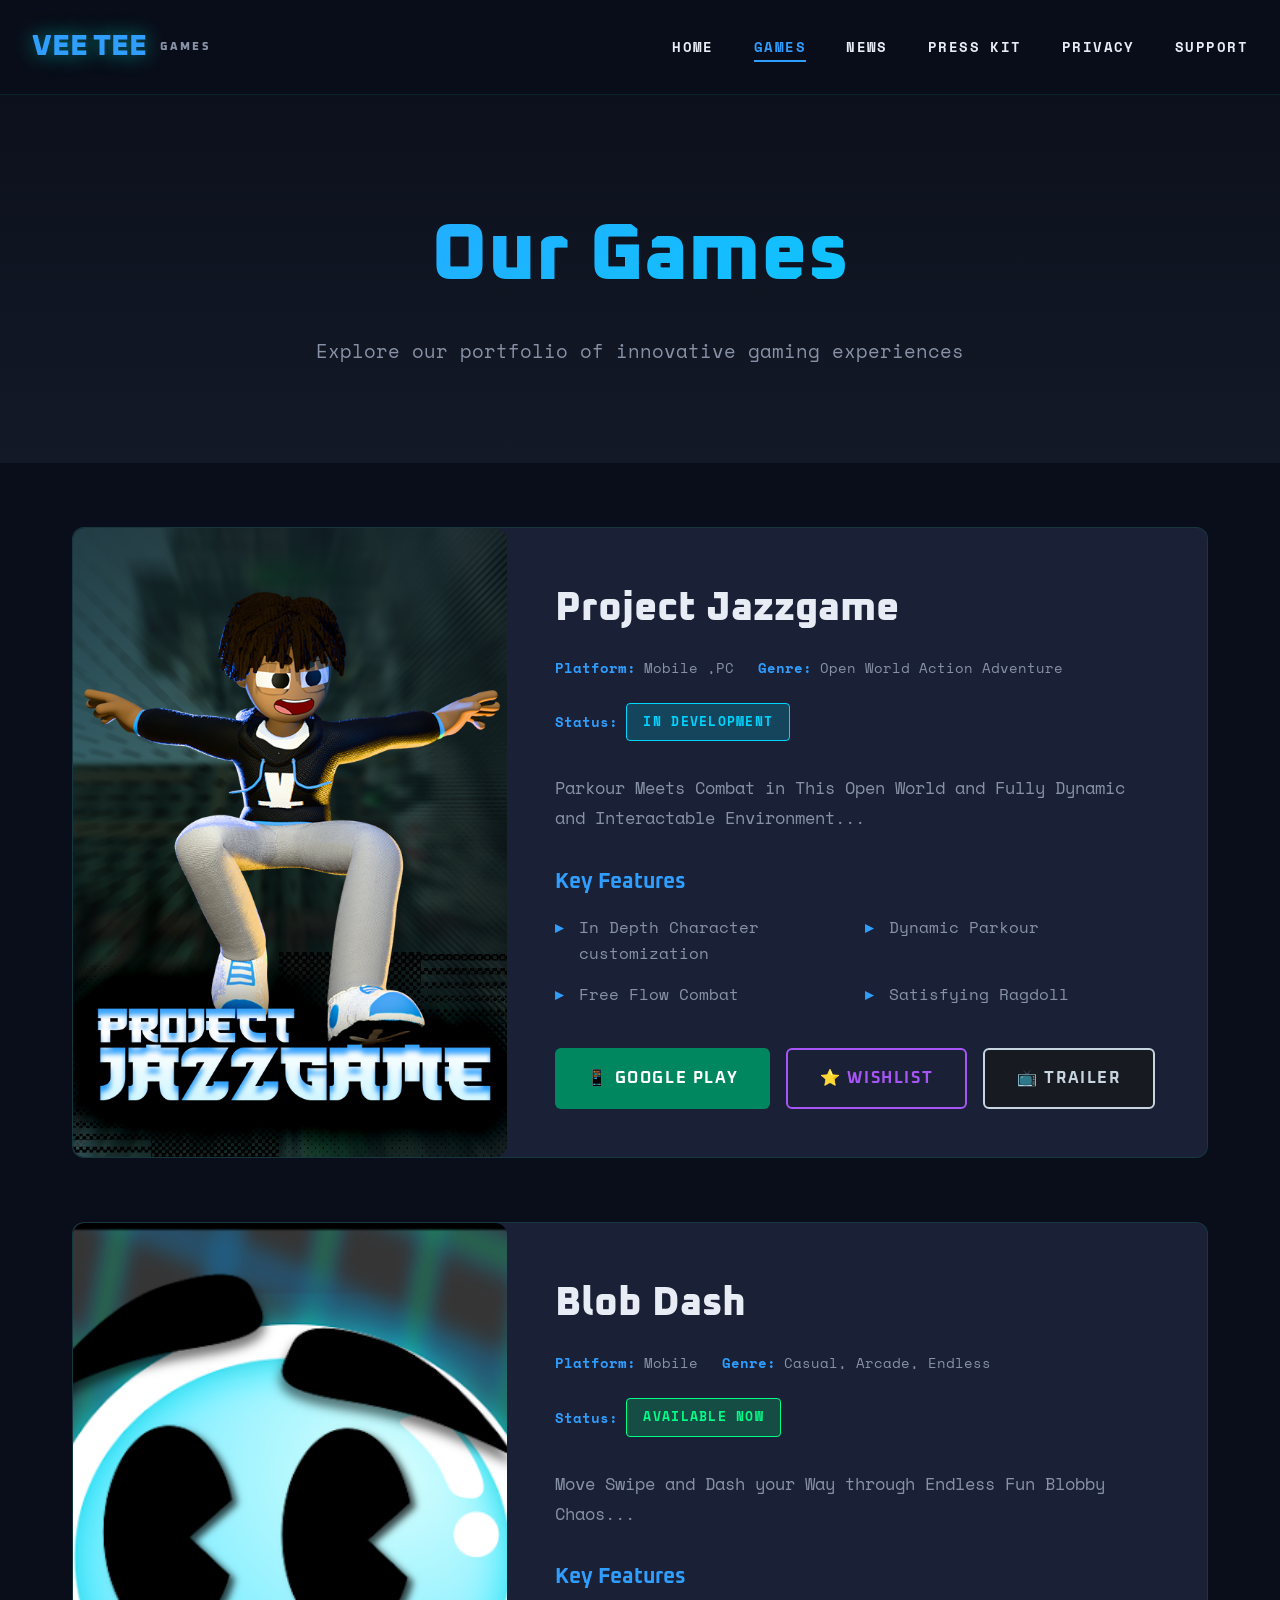
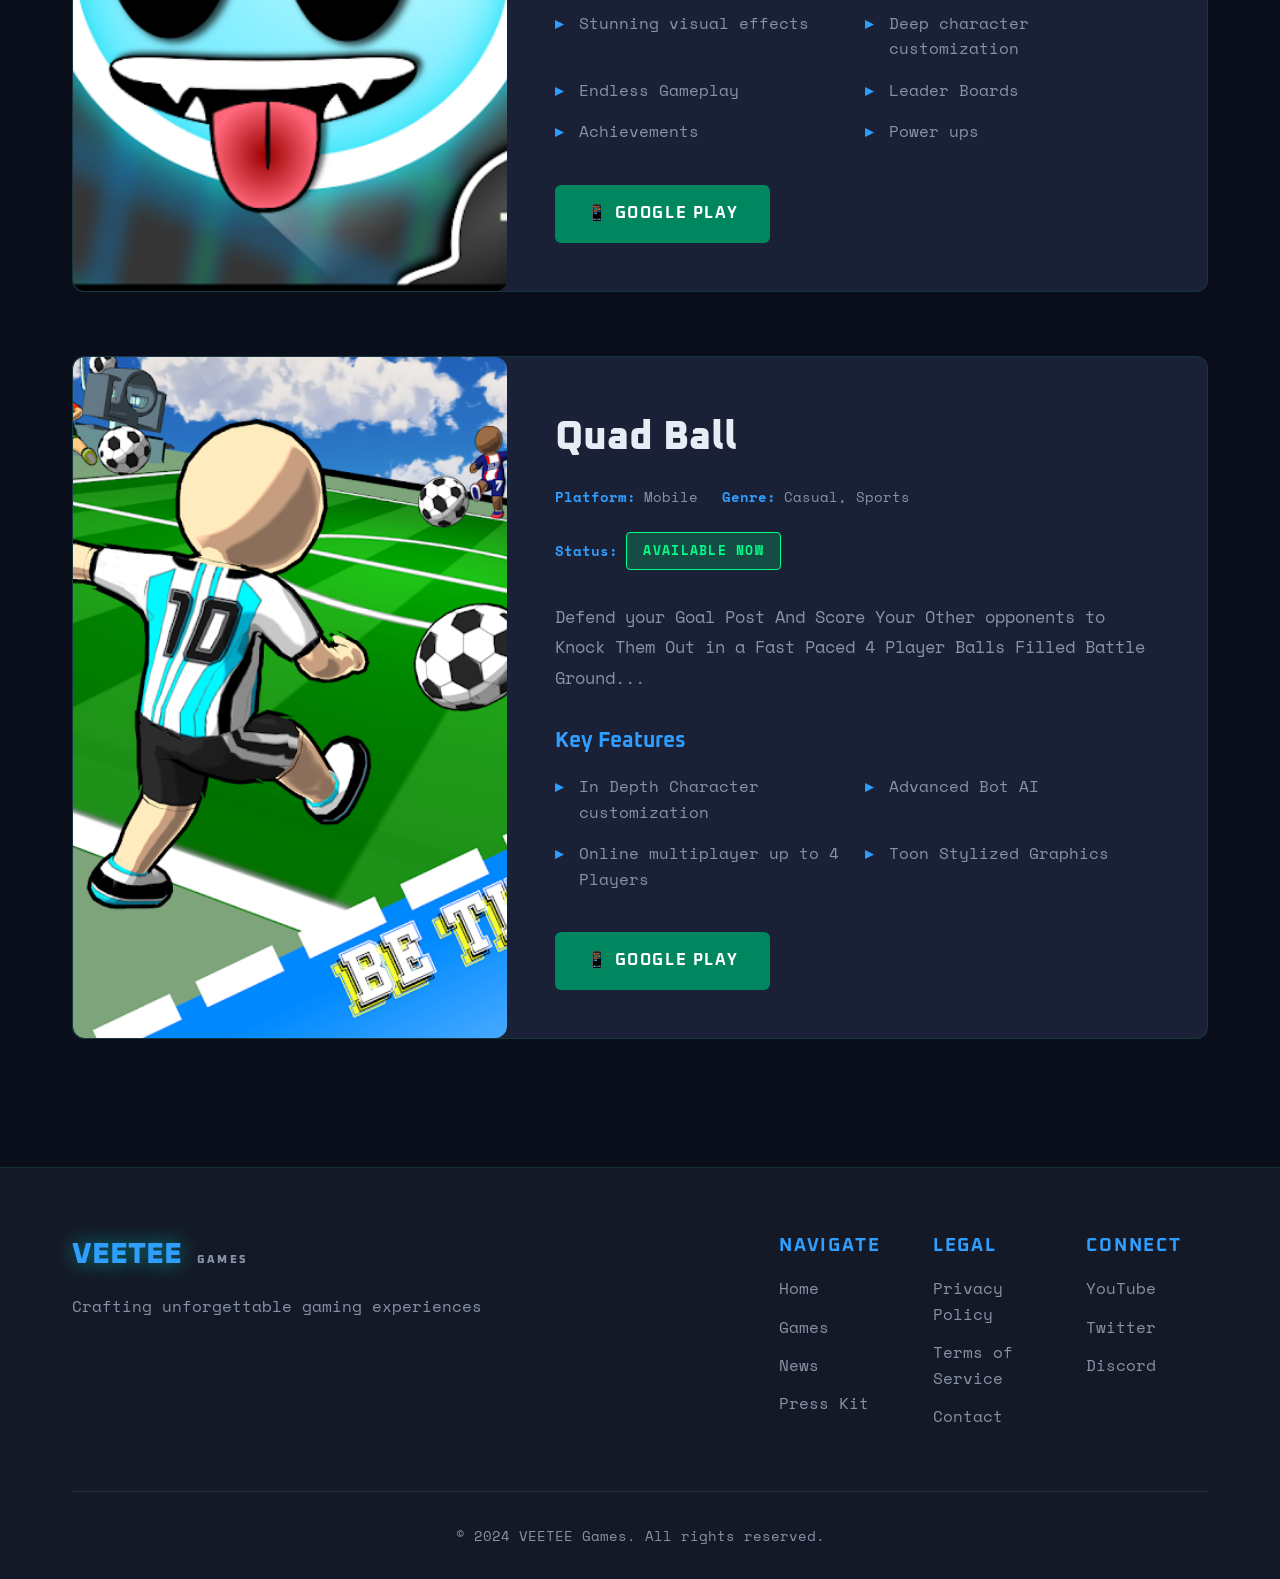
<file: games.html>
<!DOCTYPE html>
<html lang="en">
<head>
<style>
    /* Prevent layout shift before CSS loads */
    .game-detail-image,
    .news-thumbnail {
        min-height: 200px;
        background-size: cover !important;
        background-position: center !important;
        background-repeat: no-repeat !important;
    }
</style>
<link rel="stylesheet" href="styles.css">
    <meta charset="UTF-8">
    <meta name="viewport" content="width=device-width, initial-scale=1.0">
    <title>Games - VEETEE Games</title>
    <link rel="stylesheet" href="styles.css">
    <link rel="preconnect" href="https://fonts.googleapis.com">
    <link rel="preconnect" href="https://fonts.gstatic.com" crossorigin>
    <link href="https://fonts.googleapis.com/css2?family=Oxanium:wght@400;600;700;800&family=Space+Mono:wght@400;700&display=swap" rel="stylesheet">
    <style>
        .games-header {
            padding: 12rem 0 6rem;
            text-align: center;
            background: linear-gradient(180deg, var(--dark) 0%, var(--dark-lighter) 100%);
        }

        .games-header h1 {
            font-family: 'Oxanium', sans-serif;
            font-size: clamp(3rem, 7vw, 5rem);
            font-weight: 800;
            background: var(--gradient-1);
            -webkit-background-clip: text;
            -webkit-text-fill-color: transparent;
            background-clip: text;
            margin-bottom: 1rem;
        }

        .games-header p {
            font-size: 1.2rem;
            color: var(--text-dim);
        }

        .games-section {
            padding: 4rem 0;
        }

        .game-detail {
            background: var(--dark-card);
            border: 1px solid rgba(0, 255, 136, 0.1);
            border-radius: 12px;
            overflow: hidden;
            margin-bottom: 4rem;
            transition: all 0.4s ease;
        }

        .game-detail:hover {
            border-color: var(--primary);
            box-shadow: 0 10px 40px rgba(0, 255, 136, 0.15);
        }

        .game-detail-content {
            display: grid;
            grid-template-columns: 1fr 1.5fr;
            gap: 3rem;
        }

        .game-detail-image {
            aspect-ratio: 16/9;
            background: linear-gradient(135deg, var(--dark-lighter), var(--dark-card));
            display: flex;
            align-items: center;
            justify-content: center;
            color: var(--text-dim);
            font-family: 'Oxanium', sans-serif;
            font-size: 1.5rem;
            font-weight: 700;
        }

        .game-detail-info {
            padding: 3rem 3rem 3rem 0;
        }

        .game-detail-title {
            font-family: 'Oxanium', sans-serif;
            font-size: 2.5rem;
            font-weight: 800;
            color: var(--text);
            margin-bottom: 1rem;
        }

        .game-detail-meta {
            display: flex;
            gap: 1.5rem;
            margin-bottom: 2rem;
            flex-wrap: wrap;
        }

        .meta-item {
            display: flex;
            align-items: center;
            gap: 0.5rem;
            color: var(--text-dim);
            font-size: 0.9rem;
        }

        .meta-label {
            color: var(--primary);
            font-weight: 700;
        }

        .game-detail-description {
            color: var(--text-dim);
            line-height: 1.8;
            margin-bottom: 2rem;
            font-size: 1.05rem;
        }

        .game-features {
            margin-bottom: 2.5rem;
        }

        .game-features h3 {
            font-family: 'Oxanium', sans-serif;
            font-size: 1.3rem;
            color: var(--primary);
            margin-bottom: 1rem;
        }

        .features-list {
            list-style: none;
            display: grid;
            grid-template-columns: repeat(auto-fit, minmax(200px, 1fr));
            gap: 1rem;
        }

        .features-list li {
            color: var(--text-dim);
            padding-left: 1.5rem;
            position: relative;
        }

        .features-list li::before {
            content: '▸';
            position: absolute;
            left: 0;
            color: var(--primary);
            font-weight: 700;
        }

        .game-actions {
            display: flex;
            gap: 1rem;
            flex-wrap: wrap;
        }

        .action-btn {
            padding: 1rem 2rem;
            font-family: 'Oxanium', sans-serif;
            font-size: 1rem;
            font-weight: 700;
            text-decoration: none;
            text-transform: uppercase;
            letter-spacing: 0.1em;
            border-radius: 6px;
            transition: all 0.3s ease;
            display: inline-flex;
            align-items: center;
            gap: 0.5rem;
        }

        .btn-download {
            background: var(--primary);
            color: var(--dark);
            box-shadow: 0 0 20px rgba(0, 255, 136, 0.3);
        }

        .btn-download:hover {
            transform: translateY(-2px);
            box-shadow: 0 5px 30px rgba(0, 255, 136, 0.5);
        }

        .btn-wishlist {
            background: transparent;
            color: var(--accent-purple);
            border: 2px solid var(--accent-purple);
        }

        .btn-wishlist:hover {
            background: var(--accent-purple);
            color: white;
        }

        .btn-steam {
            background: #171a21;
            color: #c7d5e0;
            border: 2px solid #c7d5e0;
        }

        .btn-steam:hover {
            background: #c7d5e0;
            color: #171a21;
        }

        .btn-playstore {
            background: #01875f;
            color: white;
        }

        .btn-playstore:hover {
            transform: translateY(-2px);
            box-shadow: 0 5px 30px rgba(1, 135, 95, 0.4);
        }

        .btn-appstore {
            background: #0d7eff;
            color: white;
        }

        .btn-appstore:hover {
            transform: translateY(-2px);
            box-shadow: 0 5px 30px rgba(13, 126, 255, 0.4);
        }

        @media (max-width: 968px) {
            .game-detail-content {
                grid-template-columns: 1fr;
            }

            .game-detail-info {
                padding: 2rem;
            }

            .game-actions {
                flex-direction: column;
            }

            .action-btn {
                width: 100%;
                justify-content: center;
            }
        }
    </style>
</head>
<body>
    <nav class="navbar">
        <div class="nav-container">
            <a href="index.html" class="logo">
                <span class="logo-vee">VEE</span><span class="logo-tee">TEE</span>
                <span class="logo-subtitle">GAMES</span>
            </a>
            <ul class="nav-menu" id="navMenu">
                <li><a href="index.html" class="nav-link">Home</a></li>
                <li><a href="games.html" class="nav-link active">Games</a></li>
                <li><a href="news.html" class="nav-link">News</a></li>
                <li><a href="press.html" class="nav-link">Press Kit</a></li>
                <li><a href="privacy.html" class="nav-link">Privacy</a></li>
                <li><a href="support.html" class="nav-link">Support</a></li>
            </ul>
            <div class="hamburger" id="hamburger">
                <span></span>
                <span></span>
                <span></span>
            </div>
        </div>
    </nav>

    <section class="games-header">
        <div class="container">
            <h1>Our Games</h1>
            <p>Explore our portfolio of innovative gaming experiences</p>
        </div>
    </section>

<section class="games-section">
    <div class="container">
        <div id="gamesGrid"></div>
    </div>
</section>

<script src="games-data.js"></script>

<script>
    function renderGames()
    {
        const grid = document.getElementById("gamesGrid");

        const sorted = GAMES_DATA;

        sorted.forEach(game =>
        {
            const article = document.createElement("div");
            article.className = "game-detail";

            article.innerHTML = `
        <div class="game-detail-content">

            <div class="game-detail-image"
                style="background-image:url('${game.image}')">
            </div>

            <div class="game-detail-info">

                <h2 class="game-detail-title">${game.title}</h2>

                <div class="game-detail-meta">
                    <div class="meta-item">
                        <span class="meta-label">Platform:</span>
                        <span>${game.platform}</span>
                    </div>

                    <div class="meta-item">
                        <span class="meta-label">Genre:</span>
                        <span>${game.genre}</span>
                    </div>

                    <div class="meta-item">
                        <span class="meta-label">Status:</span>
                        <span class="game-status ${getStatusClass(game.status)}">
                            ${game.status}
                        </span>
                    </div>
                </div>

                <p class="game-detail-description">
                    ${game.description}
                </p>

                <div class="game-features">
                    <h3>Key Features</h3>
                    <ul class="features-list">
                        ${game.features.map(f => `<li>${f}</li>`).join("")}
                    </ul>
                </div>

                <div class="game-actions">
                    ${game.links.map(l => `
                        <a href="${l.url}" target="_blank" class="action-btn ${l.class}">
                            ${l.label}
                        </a>
                    `).join("")}
                </div>

            </div>

        </div>
        `;
            grid.appendChild(article);
        });
    }

    renderGames();
</script>
    <footer class="footer">
        <div class="container">
            <div class="footer-content">
                <div class="footer-brand">
                    <div class="footer-logo">
                        <span class="logo-vee">VEE</span><span class="logo-tee">TEE</span>
                        <span class="logo-subtitle">GAMES</span>
                    </div>
                    <p>Crafting unforgettable gaming experiences</p>
                </div>
                <div class="footer-links">
                    <div class="footer-column">
                        <h4>Navigate</h4>
                        <ul>
                            <li><a href="index.html">Home</a></li>
                            <li><a href="games.html">Games</a></li>
                            <li><a href="news.html">News</a></li>
                            <li><a href="press.html">Press Kit</a></li>
                        </ul>
                    </div>
                    <div class="footer-column">
                        <h4>Legal</h4>
                        <ul>
                            <li><a href="privacy.html">Privacy Policy</a></li>
                            <li><a href="privacy.html#terms">Terms of Service</a></li>
                            <li><a href="press.html">Contact</a></li>
                        </ul>
                    </div>
                    <div class="footer-column">
                        <h4>Connect</h4>
                        <ul>
                            <li><a href="https://www.youtube.com/@VEETEEGames" target="_blank">YouTube</a></li>
                            <li><a href="https://x.com/VEETEEGames" target="_blank">Twitter</a></li>
                            <li><a href="https://discord.gg/vRTEazs3x5" target="_blank">Discord</a></li>
                        </ul>
                    </div>
                </div>
            </div>
            <div class="footer-bottom">
                <p>&copy; 2024 VEETEE Games. All rights reserved.</p>
            </div>
        </div>
    </footer>

    <script src="script.js"></script>
</body>
</html>
</file>
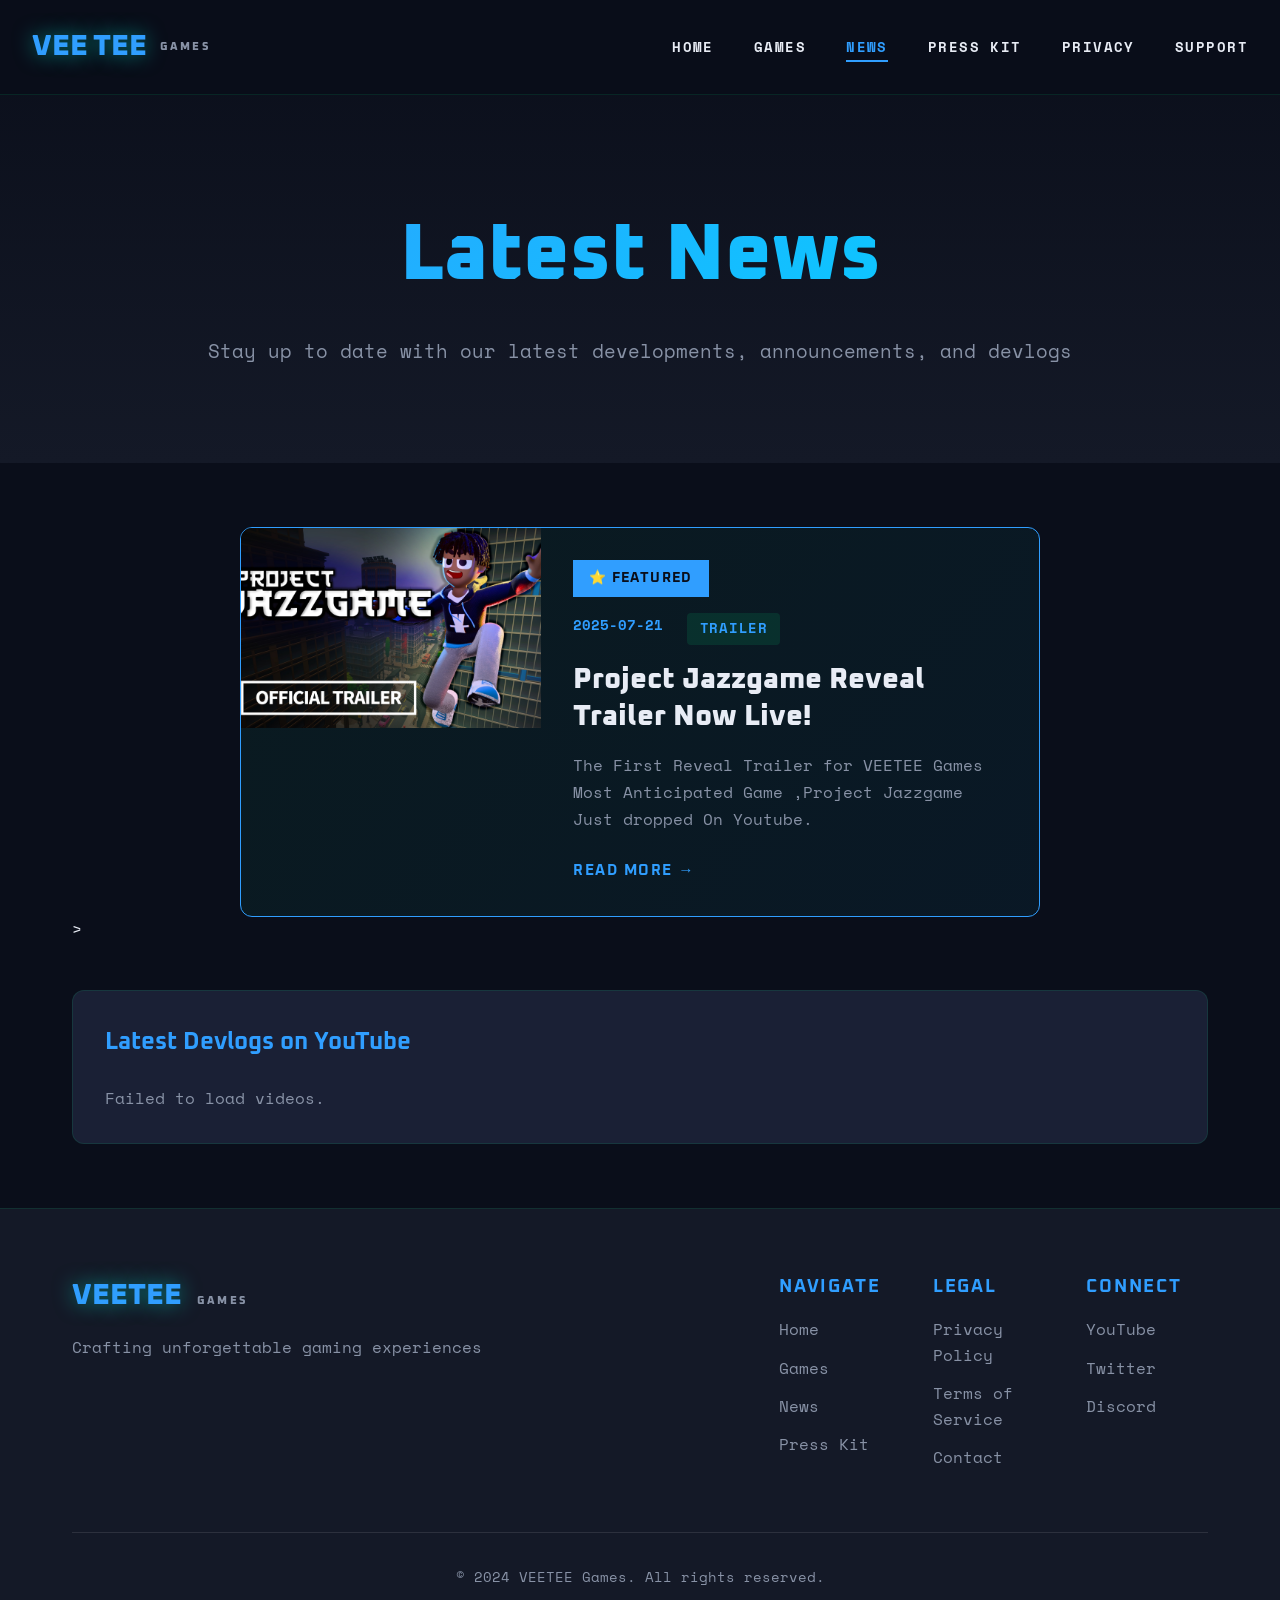
<file: news.html>
<!DOCTYPE html>
<html lang="en">
<head>
<style>
    /* Prevent layout shift before CSS loads */
    .game-detail-image,
    .news-thumbnail {
        min-height: 200px;
        background-size: cover !important;
        background-position: center !important;
        background-repeat: no-repeat !important;
    }
</style>
<link rel="stylesheet" href="styles.css">
    <meta charset="UTF-8">
    <meta name="viewport" content="width=device-width, initial-scale=1.0">
    <title>News - VEETEE Games</title>
    <link rel="stylesheet" href="styles.css">
    <link rel="preconnect" href="https://fonts.googleapis.com">
    <link rel="preconnect" href="https://fonts.gstatic.com" crossorigin>
    <link href="https://fonts.googleapis.com/css2?family=Oxanium:wght@400;600;700;800&family=Space+Mono:wght@400;700&display=swap" rel="stylesheet">
    <style>
        .news-header {
            padding: 12rem 0 6rem;
            text-align: center;
            background: linear-gradient(180deg, var(--dark) 0%, var(--dark-lighter) 100%);
        }

        .news-header h1 {
            font-family: 'Oxanium', sans-serif;
            font-size: clamp(3rem, 7vw, 5rem);
            font-weight: 800;
            background: var(--gradient-1);
            -webkit-background-clip: text;
            -webkit-text-fill-color: transparent;
            background-clip: text;
            margin-bottom: 1rem;
        }

        .news-header p {
            font-size: 1.2rem;
            color: var(--text-dim);
        }

        .news-section {
            padding: 4rem 0;
        }

        .news-grid {
            display: grid;
            gap: 3rem;
        }

        .news-article {
            background: var(--dark-card);
            border: 1px solid rgba(0, 255, 136, 0.1);
            border-radius: 12px;
            overflow: hidden;
            transition: all 0.4s ease;
        }

        .news-article:hover {
            border-color: var(--primary);
            box-shadow: 0 10px 40px rgba(0, 255, 136, 0.15);
            transform: translateY(-5px);
        }

        .news-content {
            display: grid;
            grid-template-columns: 300px 1fr;
            gap: 2rem;
        }

        .news-thumbnail {
            aspect-ratio: 16/9;
            background: linear-gradient(135deg, var(--dark-lighter), var(--dark-card));
            display: flex;
            align-items: center;
            justify-content: center;
            color: var(--text-dim);
            font-family: 'Oxanium', sans-serif;
            position: relative;
            overflow: hidden;
        }

        .news-thumbnail::after {
            content: '▶';
            position: absolute;
            font-size: 3rem;
            color: var(--primary);
            opacity: 0;
            transition: opacity 0.3s ease;
        }

        .news-article:hover .news-thumbnail::after {
            opacity: 1;
        }

        .news-info {
            padding: 2rem 2rem 2rem 0;
        }

        .news-meta {
            display: flex;
            gap: 1.5rem;
            margin-bottom: 1rem;
            flex-wrap: wrap;
        }

        .news-date {
            color: var(--primary);
            font-size: 0.9rem;
            font-weight: 700;
        }

        .news-category {
            background: rgba(0, 255, 136, 0.1);
            color: var(--primary);
            padding: 0.3rem 0.8rem;
            border-radius: 4px;
            font-size: 0.85rem;
            font-weight: 700;
            text-transform: uppercase;
            letter-spacing: 0.05em;
        }

        .news-title {
            font-family: 'Oxanium', sans-serif;
            font-size: 1.8rem;
            font-weight: 800;
            color: var(--text);
            margin-bottom: 1rem;
            line-height: 1.3;
        }

        .news-excerpt {
            color: var(--text-dim);
            line-height: 1.7;
            margin-bottom: 1.5rem;
        }

        .news-link {
            color: var(--primary);
            text-decoration: none;
            font-family: 'Oxanium', sans-serif;
            font-weight: 700;
            text-transform: uppercase;
            letter-spacing: 0.1em;
            font-size: 0.95rem;
            display: inline-flex;
            align-items: center;
            gap: 0.5rem;
            transition: gap 0.3s ease;
        }

        .news-link:hover {
            gap: 1rem;
        }

        .featured-article {
            background: linear-gradient(135deg, rgba(0, 255, 136, 0.05), rgba(0, 212, 255, 0.05));
            border-color: var(--primary);
        }

        .featured-badge {
            background: var(--primary);
            color: var(--dark);
            padding: 0.5rem 1rem;
            font-family: 'Oxanium', sans-serif;
            font-weight: 700;
            text-transform: uppercase;
            letter-spacing: 0.1em;
            font-size: 0.85rem;
            display: inline-block;
            margin-bottom: 1rem;
        }

        .devlog-embed {
            margin-top: 3rem;
            padding: 2rem;
            background: var(--dark-card);
            border: 1px solid rgba(0, 255, 136, 0.1);
            border-radius: 12px;
        }

        .devlog-embed h3 {
            font-family: 'Oxanium', sans-serif;
            font-size: 1.5rem;
            color: var(--primary);
            margin-bottom: 1.5rem;
        }

        .video-grid {
            display: grid;
            grid-template-columns: repeat(auto-fit, minmax(300px, 1fr));
            gap: 2rem;
        }

        .video-item {
            background: var(--dark-lighter);
            border-radius: 8px;
            overflow: hidden;
            transition: transform 0.3s ease;
        }

        .video-item:hover {
            transform: translateY(-5px);
        }

        .video-placeholder {
            aspect-ratio: 16/9;
            background: linear-gradient(135deg, var(--dark), var(--dark-lighter));
            display: flex;
            align-items: center;
            justify-content: center;
            color: var(--text-dim);
            font-size: 3rem;
            position: relative;
            cursor: pointer;
        }

        .video-placeholder::after {
            content: '▶';
            color: var(--primary);
        }

        .video-title {
            padding: 1rem;
            color: var(--text);
            font-size: 0.95rem;
            font-weight: 600;
        }

        @media (max-width: 968px) {
            .news-content {
                grid-template-columns: 1fr;
            }

            .news-info {
                padding: 2rem;
            }

            .video-grid {
                grid-template-columns: 1fr;
            }
        }
    </style>
</head>
<body>
    <nav class="navbar">
        <div class="nav-container">
            <a href="index.html" class="logo">
                <span class="logo-vee">VEE</span><span class="logo-tee">TEE</span>
                <span class="logo-subtitle">GAMES</span>
            </a>
            <ul class="nav-menu" id="navMenu">
                <li><a href="index.html" class="nav-link">Home</a></li>
                <li><a href="games.html" class="nav-link">Games</a></li>
                <li><a href="news.html" class="nav-link active">News</a></li>
                <li><a href="press.html" class="nav-link">Press Kit</a></li>
                <li><a href="privacy.html" class="nav-link">Privacy</a></li>
                <li><a href="support.html" class="nav-link">Support</a></li>
            </ul>
            <div class="hamburger" id="hamburger">
                <span></span>
                <span></span>
                <span></span>
            </div>
        </div>
    </nav>

    <section class="news-header">
        <div class="container">
            <h1>Latest News</h1>
            <p>Stay up to date with our latest developments, announcements, and devlogs</p>
        </div>
    </section>

    <section class="news-section">
        <div class="container">
            <div class="news-grid" id="newsGrid"></div>>

            <!-- Devlog Video Section -->
            <div class="devlog-embed" data-animate>
                <h3>Latest Devlogs on YouTube</h3>
                <div class="video-grid" id="videoGrid"></div>
            </div>

        </div>
    </section>

    <footer class="footer">
        <div class="container">
            <div class="footer-content">
                <div class="footer-brand">
                    <div class="footer-logo">
                        <span class="logo-vee">VEE</span><span class="logo-tee">TEE</span>
                        <span class="logo-subtitle">GAMES</span>
                    </div>
                    <p>Crafting unforgettable gaming experiences</p>
                </div>
                <div class="footer-links">
                    <div class="footer-column">
                        <h4>Navigate</h4>
                        <ul>
                            <li><a href="index.html">Home</a></li>
                            <li><a href="games.html">Games</a></li>
                            <li><a href="news.html">News</a></li>
                            <li><a href="press.html">Press Kit</a></li>
                        </ul>
                    </div>
                    <div class="footer-column">
                        <h4>Legal</h4>
                        <ul>
                            <li><a href="privacy.html">Privacy Policy</a></li>
                            <li><a href="privacy.html#terms">Terms of Service</a></li>
                            <li><a href="press.html">Contact</a></li>
                        </ul>
                    </div>
                    <div class="footer-column">
                        <h4>Connect</h4>
                        <ul>
                            <li><a href="https://www.youtube.com/@VEETEEGames" target="_blank">YouTube</a></li>
                            <li><a href="https://x.com/VEETEEGames" target="_blank">Twitter</a></li>
                            <li><a href="https://discord.gg/vRTEazs3x5" target="_blank">Discord</a></li>
                        </ul>
                    </div>
                </div>
            </div>
            <div class="footer-bottom">
                <p>&copy; 2024 VEETEE Games. All rights reserved.</p>
            </div>
        </div>
    </footer>

    <script src="script.js"></script>
    <script src="news-data.js"></script>

    <script>
       function renderNews()
        {
            const grid = document.getElementById("newsGrid");

            const sorted = NEWS_DATA.sort((a, b) => new Date(b.date) - new Date(a.date));

            sorted.forEach(post =>
            {
                const article = document.createElement("article");
                article.className = "news-article";

                if (post.featured)
                {
                    article.classList.add("featured-article");
                }

                // make whole card clickable
                article.style.cursor = "pointer";
                article.addEventListener("click", () =>
                {
                    window.open(post.link, "_blank");
                });

                article.innerHTML = `
        <div class="news-content">

            <div class="news-thumbnail"
                style="background-image:url('${post.image}')">
            </div>

            <div class="news-info">

                ${post.featured ? `<span class="featured-badge">⭐ Featured</span>` : ""}

                <div class="news-meta">
                    <span class="news-date">${post.date}</span>
                    <span class="news-category">${post.category}</span>
                </div>

                <h2 class="news-title">${post.title}</h2>

                <p class="news-excerpt">${post.excerpt}</p>

                <a href="${post.link}" target="_blank" class="news-link" onclick="event.stopPropagation()">
                Read More →
                </a>

            </div>

        </div>
        `;

                grid.appendChild(article);
            });
        }

        renderNews();
    </script>

    <script>

       const CHANNEL_ID = "UCo5HGBR8fH5bIFdO4t87mSQ";

       async function loadYouTube()
        {
            const grid = document.getElementById("videoGrid");

            const CHANNEL_ID = "UCo5HGBR8fH5bIFdO4t87mSQ";

            const rss = `https://www.youtube.com/feeds/videos.xml?channel_id=${CHANNEL_ID}`;
            const api = `https://api.rss2json.com/v1/api.json?rss_url=${encodeURIComponent(rss)}`;

            try
            {
                const res = await fetch(api);
                const data = await res.json();

                grid.innerHTML = "";

                // Step 1: filter videos
                let filtered = data.items.filter(video =>
                {
                    const t = video.title.toLowerCase();

                    // remove obvious shorts tags
                    if (t.includes("#shorts") || t.includes("shorts")) return false;

                    // duration filter (MOST IMPORTANT FIX)
                    if (video.duration && video.duration <= 240) return false;

                    return true;
                });

                // Step 2: fallback if no devlogs found
                if (filtered.length === 0)
                {
                    filtered = data.items.filter(video =>
                    {
                        const t = video.title.toLowerCase();

                        // still remove shorts in fallback
                        return !(t.includes("#shorts") || t.includes("shorts"));
                    });
                }

                // Step 3: render top 3
                filtered.slice(0, 3).forEach(video =>
                {
                    const el = document.createElement("div");
                    el.className = "video-item";

                    el.innerHTML = `
                <a href="${video.link}" target="_blank">
                    <div class="video-placeholder"
                         style="
                            background-image:url('${video.thumbnail}');
                            background-size:cover;
                            background-position:center;
                         ">
                    </div>
                    <div class="video-title">${video.title}</div>
                </a>
            `;

                    grid.appendChild(el);
                });

            } catch (err)
            {
                console.error("Failed to load YouTube videos:", err);
                grid.innerHTML = "<p style='color: var(--text-dim)'>Failed to load videos.</p>";
            }
        }

        loadYouTube();
    </script>
</body>
</html>
</file>
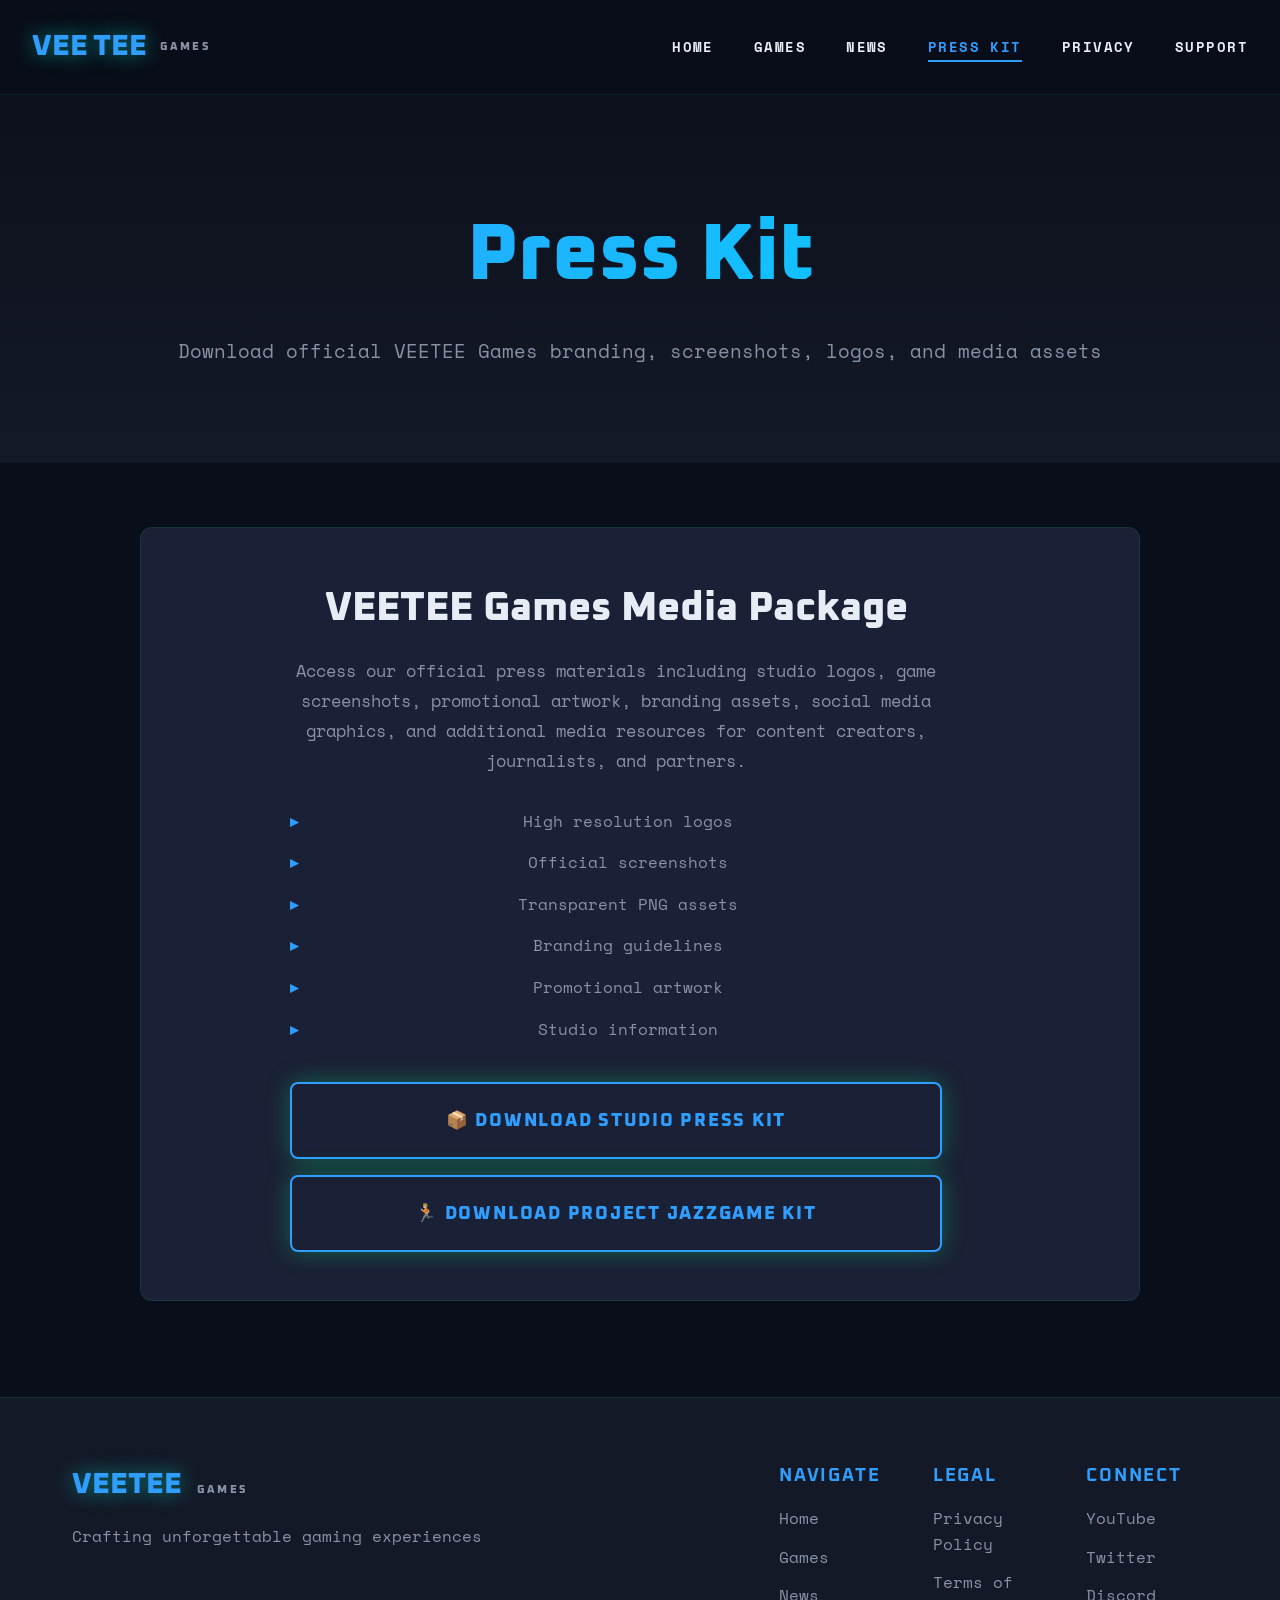
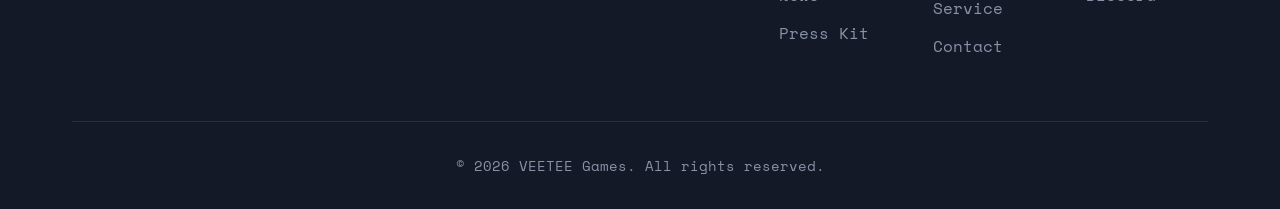
<file: press.html>
<!DOCTYPE html>
<html lang="en">

<head>
    <meta charset="UTF-8">
    <meta name="viewport" content="width=device-width, initial-scale=1.0">
    <title>Press Kit - VEETEE Games</title>

    <link rel="stylesheet" href="styles.css">

    <link rel="preconnect" href="https://fonts.googleapis.com">
    <link rel="preconnect" href="https://fonts.gstatic.com" crossorigin>

    <link
        href="https://fonts.googleapis.com/css2?family=Oxanium:wght@400;600;700;800&family=Space+Mono:wght@400;700&display=swap"
        rel="stylesheet">

    <style>
        .press-header {
            padding: 12rem 0 6rem;
            text-align: center;
            background: linear-gradient(180deg, var(--dark) 0%, var(--dark-lighter) 100%);
        }

        .press-header h1 {
            font-family: 'Oxanium', sans-serif;
            font-size: clamp(3rem, 7vw, 5rem);
            font-weight: 800;
            background: var(--gradient-1);
            -webkit-background-clip: text;
            -webkit-text-fill-color: transparent;
            background-clip: text;
            margin-bottom: 1rem;
        }

        .press-header p {
            font-size: 1.2rem;
            color: var(--text-dim);
        }

        .press-section {
            padding: 4rem 0 6rem;
        }

        .press-card {
            background: var(--dark-card);
            border: 1px solid rgba(0, 255, 136, 0.1);
            border-radius: 12px;
            overflow: hidden;
            transition: all 0.4s ease;
            max-width: 1000px;
            margin: 0 auto;
        }

        .press-card:hover {
            border-color: var(--primary);
            box-shadow: 0 10px 40px rgba(0, 255, 136, 0.15);
        }

        .press-content {
            display: grid;
            grid-template-columns: minmax(280px, 1fr) minmax(320px, 1.2fr);
            gap: 3rem;
            align-items: start;
        }

        .press-image {
            aspect-ratio: 16/9;
            min-height: 220px;
            background: linear-gradient(135deg, var(--dark-lighter), var(--dark-card));
            display: flex;
            align-items: center;
            justify-content: center;
            color: var(--text-dim);
            font-family: 'Oxanium', sans-serif;
            font-size: 1.5rem;
            font-weight: 700;
        }

        .press-info {
            padding: 3rem 3rem 3rem 0;
            min-width: 0;
            display: flex;
            flex-direction: column;
            justify-content: space-between;
        }

        .press-title {
            font-family: 'Oxanium', sans-serif;
            font-size: 2.5rem;
            font-weight: 800;
            color: var(--text);
            margin-bottom: 1rem;
        }

        .press-description {
            color: var(--text-dim);
            line-height: 1.8;
            margin-bottom: 2rem;
            font-size: 1.05rem;
        }

        .press-features {
            list-style: none;
            margin-bottom: 2.5rem;
            display: grid;
            gap: 1rem;
        }

        .press-features li {
            color: var(--text-dim);
            padding-left: 1.5rem;
            position: relative;
        }

        .press-features li::before {
            content: '▸';
            position: absolute;
            left: 0;
            color: var(--primary);
            font-weight: 700;
        }

        .download-btn {
            display: inline-flex;
            align-items: center;
            justify-content: center;
            gap: 0.8rem;

            width: 100%;
            padding: 1.4rem 2rem;

            background: var(--primary);
            color: var(--dark);

            font-family: 'Oxanium', sans-serif;
            font-size: 1.1rem;
            font-weight: 800;
            text-decoration: none;
            text-transform: uppercase;
            letter-spacing: 0.1em;

            border-radius: 8px;

            box-shadow: 0 0 25px rgba(0, 255, 136, 0.3);

            transition: all 0.3s ease;
        }

        .download-btn:hover {
            transform: translateY(-3px);
            box-shadow: 0 8px 35px rgba(0, 255, 136, 0.5);
        }

        @media (max-width: 968px) {
            .press-content {
                grid-template-columns: 1fr;
            }

            .press-info {
                padding: 2rem;
            }
        }
    </style>
</head>

<body>

    <nav class="navbar">
        <div class="nav-container">
            <a href="index.html" class="logo">
                <span class="logo-vee">VEE</span><span class="logo-tee">TEE</span>
                <span class="logo-subtitle">GAMES</span>
            </a>

            <ul class="nav-menu" id="navMenu">
                <li><a href="index.html" class="nav-link">Home</a></li>
                <li><a href="games.html" class="nav-link">Games</a></li>
                <li><a href="news.html" class="nav-link">News</a></li>
                <li><a href="press.html" class="nav-link active">Press Kit</a></li>
                <li><a href="privacy.html" class="nav-link">Privacy</a></li>
                <li><a href="support.html" class="nav-link">Support</a></li>
            </ul>

            <div class="hamburger" id="hamburger">
                <span></span>
                <span></span>
                <span></span>
            </div>
        </div>
    </nav>

<section class="press-header">
    <div class="container">
        <h1>Press Kit</h1>
        <p>Download official VEETEE Games branding, screenshots, logos, and media assets</p>
    </div>
</section>

<section class="press-section">
    <div class="container">

        <div class="press-card" data-animate>

            <div class="press-info">

                <h2 class="press-title">
                    VEETEE Games Media Package
                </h2>

                <p class="press-description">
                    Access our official press materials including studio logos, game screenshots,
                    promotional artwork, branding assets, social media graphics, and additional
                    media resources for content creators, journalists, and partners.
                </p>

                <ul class="press-features">
                    <li>High resolution logos</li>
                    <li>Official screenshots</li>
                    <li>Transparent PNG assets</li>
                    <li>Branding guidelines</li>
                    <li>Promotional artwork</li>
                    <li>Studio information</li>
                </ul>

                <!-- BUTTONS -->
                <div class="press-buttons">

                    <a href="downloads/VEETEE_Press_Kit.zip" download class="download-btn secondary">
                        📦 Download Studio Press Kit
                    </a>

                    <a href="downloads/Project_Jazzgame_Press_Kit.zip" download class="download-btn secondary">
                        🏃🏼 Download Project Jazzgame Kit
                    </a>

                </div>

            </div>

        </div>

    </div>
</section>

    <footer class="footer">
        <div class="container">

            <div class="footer-content">

                <div class="footer-brand">
                    <div class="footer-logo">
                        <span class="logo-vee">VEE</span><span class="logo-tee">TEE</span>
                        <span class="logo-subtitle">GAMES</span>
                    </div>

                    <p>Crafting unforgettable gaming experiences</p>
                </div>

                <div class="footer-links">

                    <div class="footer-column">
                        <h4>Navigate</h4>

                        <ul>
                            <li><a href="index.html">Home</a></li>
                            <li><a href="games.html">Games</a></li>
                            <li><a href="news.html">News</a></li>
                            <li><a href="press.html">Press Kit</a></li>
                        </ul>
                    </div>

                    <div class="footer-column">
                        <h4>Legal</h4>

                        <ul>
                            <li><a href="privacy.html">Privacy Policy</a></li>
                            <li><a href="privacy.html#terms">Terms of Service</a></li>
                            <li><a href="press.html">Contact</a></li>
                        </ul>
                    </div>

                    <div class="footer-column">
                        <h4>Connect</h4>

                        <ul>
                            <li><a href="https://www.youtube.com/@VEETEEGames" target="_blank">YouTube</a></li>
                            <li><a href="https://x.com/VEETEEGames" target="_blank">Twitter</a></li>
                            <li><a href="https://discord.gg/vRTEazs3x5" target="_blank">Discord</a></li>
                        </ul>
                    </div>

                </div>

            </div>

            <div class="footer-bottom">
                <p>&copy; 2026 VEETEE Games. All rights reserved.</p>
            </div>

        </div>
    </footer>

    <script src="script.js"></script>

</body>

</html>
</file>
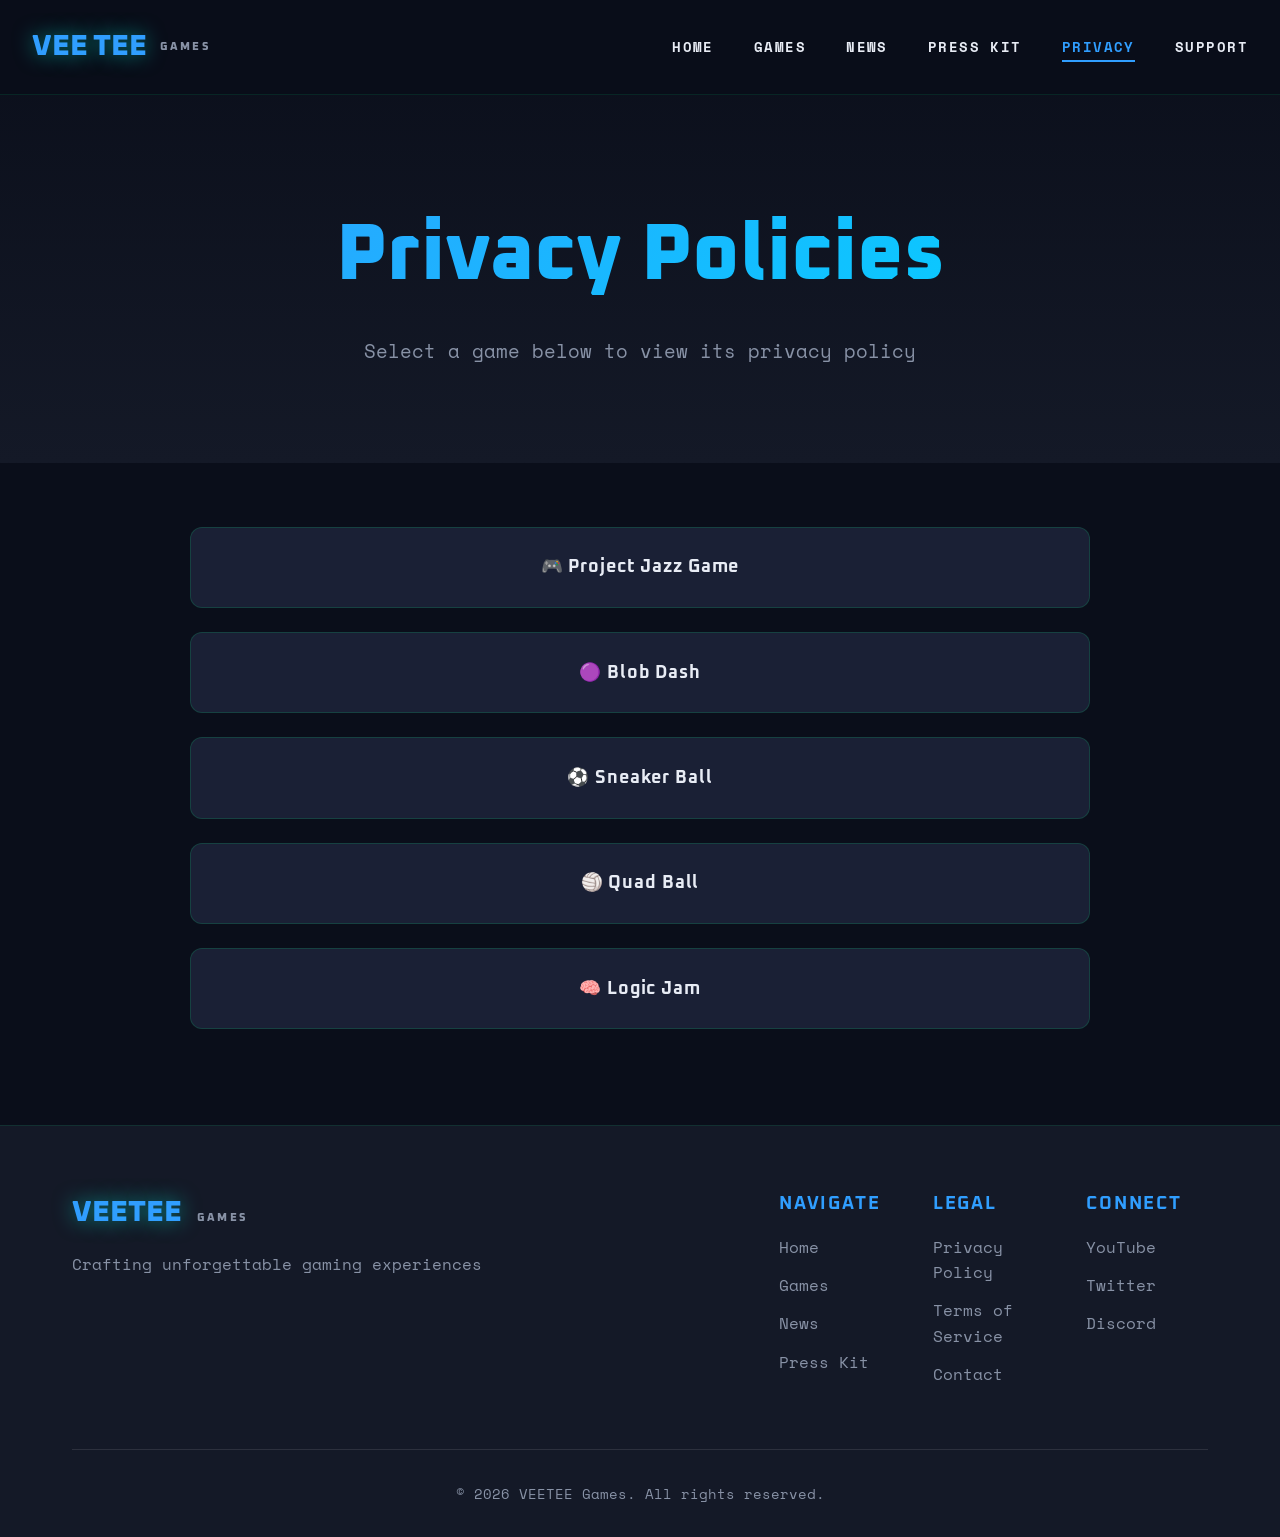
<file: privacy.html>
<!DOCTYPE html>
<html lang="en">

<head>
    <meta charset="UTF-8">
    <meta name="viewport" content="width=device-width, initial-scale=1.0">
    <title>Privacy Policies - VEETEE Games</title>

    <link rel="stylesheet" href="styles.css">

    <link rel="preconnect" href="https://fonts.googleapis.com">
    <link rel="preconnect" href="https://fonts.gstatic.com" crossorigin>

    <link
        href="https://fonts.googleapis.com/css2?family=Oxanium:wght@400;600;700;800&family=Space+Mono:wght@400;700&display=swap"
        rel="stylesheet">

    <style>
        .privacy-header {
            padding: 12rem 0 6rem;
            text-align: center;
            background: linear-gradient(180deg, var(--dark) 0%, var(--dark-lighter) 100%);
        }

        .privacy-header h1 {
            font-family: 'Oxanium', sans-serif;
            font-size: clamp(3rem, 7vw, 5rem);
            font-weight: 800;
            background: var(--gradient-1);
            -webkit-background-clip: text;
            -webkit-text-fill-color: transparent;
            background-clip: text;
            margin-bottom: 1rem;
        }

        .privacy-header p {
            font-size: 1.2rem;
            color: var(--text-dim);
        }

        .privacy-section {
            padding: 4rem 0 6rem;
        }

        .privacy-container {
            max-width: 900px;
            margin: 0 auto;
        }

        .privacy-grid {
            display: grid;
            gap: 1.5rem;
        }

        .privacy-btn {
            display: flex;
            align-items: center;
            justify-content: center;

            padding: 1.6rem 2rem;

            background: var(--dark-card);
            border: 1px solid rgba(0, 255, 136, 0.15);
            border-radius: 12px;

            color: var(--text);
            text-decoration: none;

            font-family: 'Oxanium', sans-serif;
            font-size: 1.1rem;
            font-weight: 700;
            letter-spacing: 0.05em;

            transition: all 0.3s ease;
        }

        .privacy-btn:hover {
            transform: translateY(-3px);
            border-color: var(--primary);
            background: rgba(0, 255, 136, 0.08);
            box-shadow: 0 10px 30px rgba(0, 255, 136, 0.15);
        }
    </style>
</head>

<body>

    <nav class="navbar">
        <div class="nav-container">

            <a href="index.html" class="logo">
                <span class="logo-vee">VEE</span><span class="logo-tee">TEE</span>
                <span class="logo-subtitle">GAMES</span>
            </a>

            <ul class="nav-menu" id="navMenu">
                <li><a href="index.html" class="nav-link">Home</a></li>
                <li><a href="games.html" class="nav-link">Games</a></li>
                <li><a href="news.html" class="nav-link">News</a></li>
                <li><a href="press.html" class="nav-link">Press Kit</a></li>
                <li><a href="privacy.html" class="nav-link active">Privacy</a></li>
                <li><a href="support.html" class="nav-link">Support</a></li>
            </ul>

            <div class="hamburger" id="hamburger">
                <span></span>
                <span></span>
                <span></span>
            </div>

        </div>
    </nav>

    <section class="privacy-header">
        <div class="container">
            <h1>Privacy Policies</h1>
            <p>Select a game below to view its privacy policy</p>
        </div>
    </section>

    <section class="privacy-section">
        <div class="container">

            <div class="privacy-container">

                <div class="privacy-grid">

                    <a href="privacy/projectjazzgame.html" class="privacy-btn">
                        🎮 Project Jazz Game
                    </a>

                    <a href="privacy/blobdash.html" class="privacy-btn">
                        🟣 Blob Dash
                    </a>

                    <a href="privacy/sneakerball.html" class="privacy-btn">
                        ⚽ Sneaker Ball
                    </a>

                    <a href="privacy/quadball.html" class="privacy-btn">
                        🏐 Quad Ball
                    </a>

                    <a href="privacy/logicjam.html" class="privacy-btn">
                        🧠 Logic Jam
                    </a>

                </div>

            </div>

        </div>
    </section>

    <footer class="footer">
        <div class="container">

            <div class="footer-content">

                <div class="footer-brand">
                    <div class="footer-logo">
                        <span class="logo-vee">VEE</span><span class="logo-tee">TEE</span>
                        <span class="logo-subtitle">GAMES</span>
                    </div>

                    <p>Crafting unforgettable gaming experiences</p>
                </div>

                <div class="footer-links">

                    <div class="footer-column">
                        <h4>Navigate</h4>

                        <ul>
                            <li><a href="index.html">Home</a></li>
                            <li><a href="games.html">Games</a></li>
                            <li><a href="news.html">News</a></li>
                            <li><a href="press.html">Press Kit</a></li>
                        </ul>
                    </div>

                    <div class="footer-column">
                        <h4>Legal</h4>

                        <ul>
                            <li><a href="privacy.html">Privacy Policy</a></li>
                            <li><a href="privacy.html">Terms of Service</a></li>
                            <li><a href="press.html">Contact</a></li>
                        </ul>
                    </div>

                    <div class="footer-column">
                        <h4>Connect</h4>

                        <ul>
                            <li><a href="https://www.youtube.com/@VEETEEGames" target="_blank">YouTube</a></li>
                            <li><a href="https://x.com/VEETEEGames" target="_blank">Twitter</a></li>
                            <li><a href="https://discord.gg/vRTEazs3x5" target="_blank">Discord</a></li>
                        </ul>
                    </div>

                </div>

            </div>

            <div class="footer-bottom">
                <p>&copy; 2026 VEETEE Games. All rights reserved.</p>
            </div>

        </div>
    </footer>

    <script src="script.js"></script>

</body>

</html>
</file>
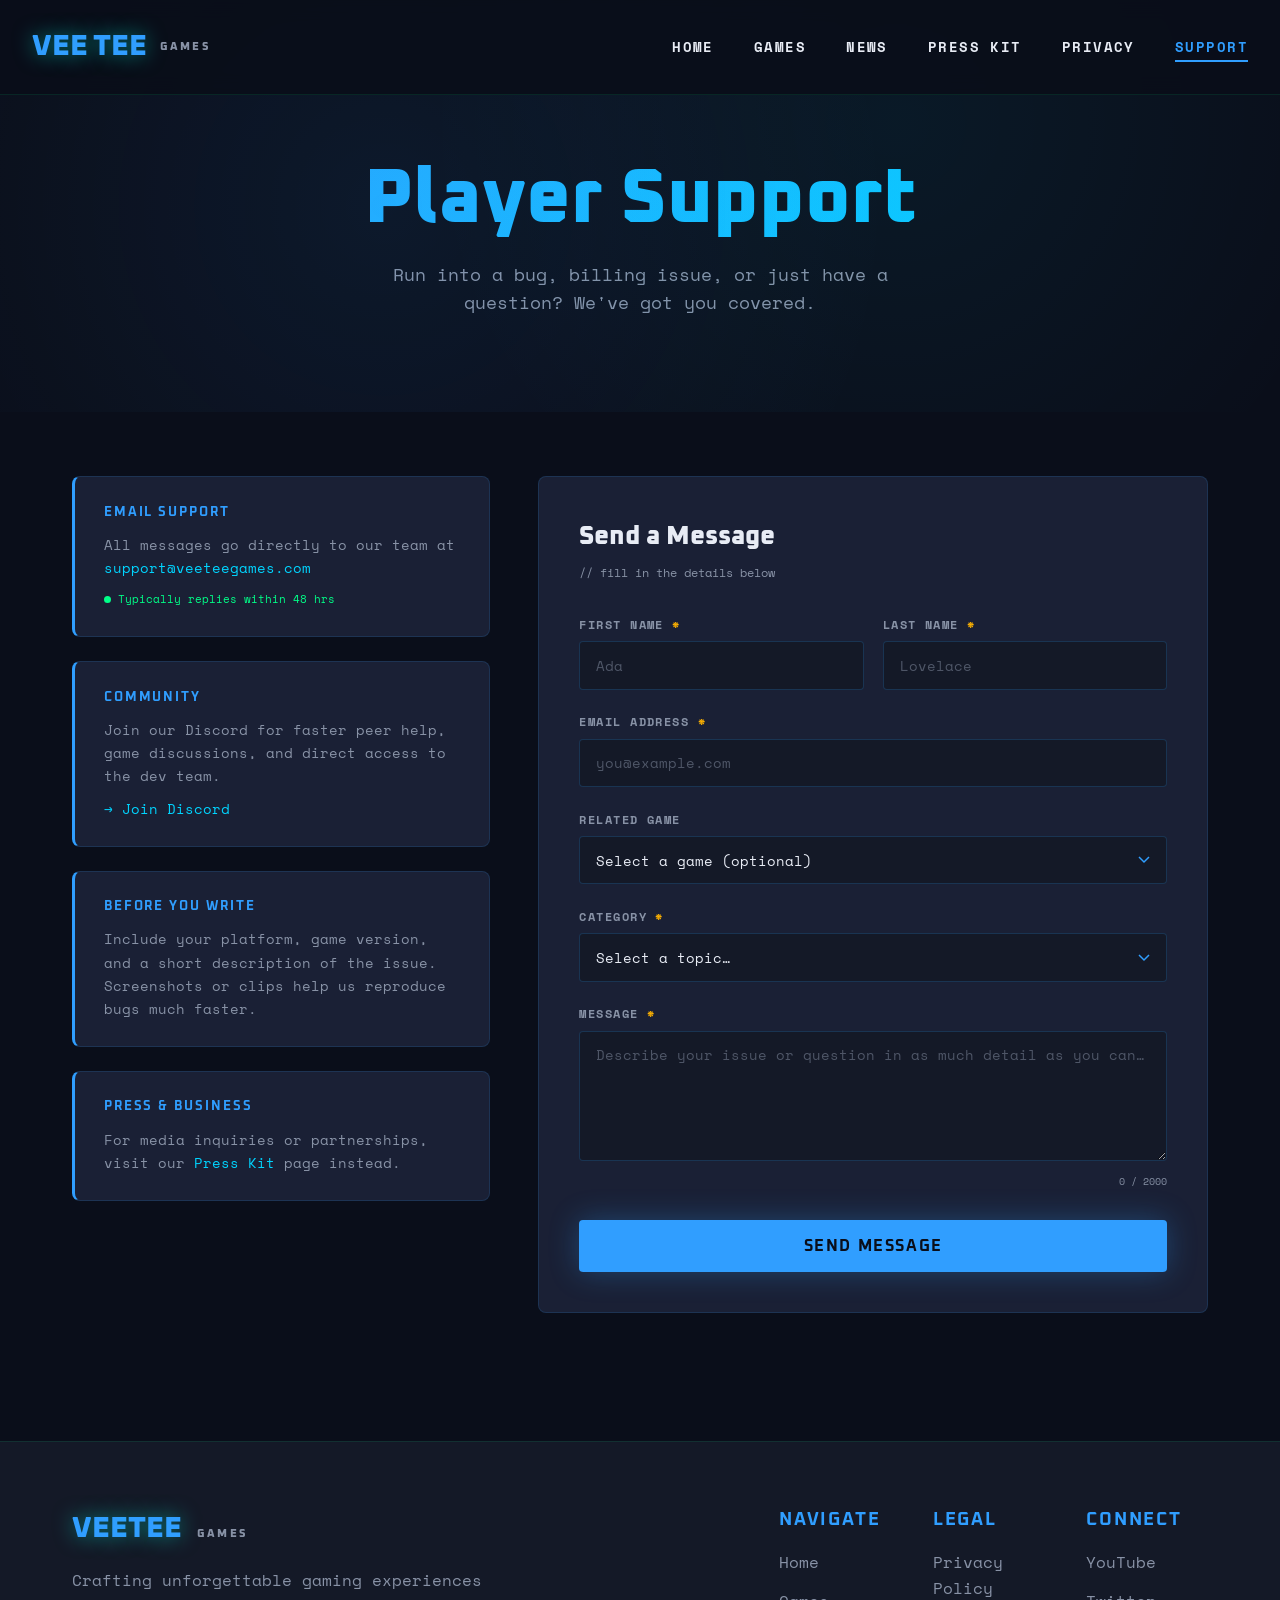
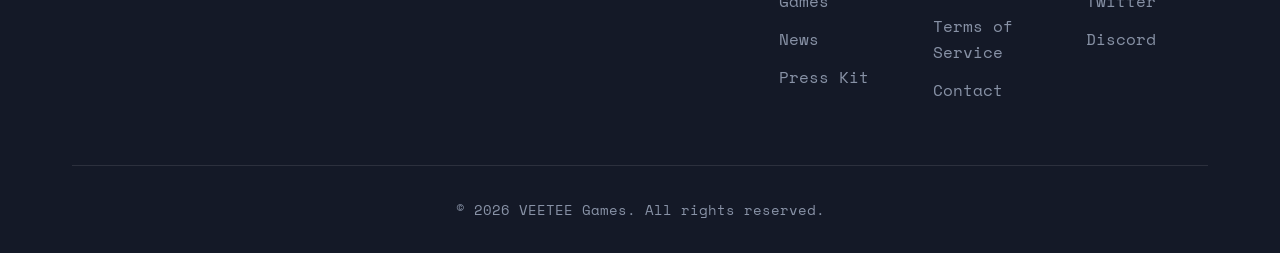
<file: support.html>
<!DOCTYPE html>
<html lang="en">
<head>
    <meta charset="UTF-8">
    <meta name="viewport" content="width=device-width, initial-scale=1.0">
    <title>Support - VEETEE Games</title>
    <link rel="stylesheet" href="styles.css">
    <link rel="preconnect" href="https://fonts.googleapis.com">
    <link rel="preconnect" href="https://fonts.gstatic.com" crossorigin>
    <link href="https://fonts.googleapis.com/css2?family=Oxanium:wght@400;600;700;800&family=Space+Mono:wght@400;700&display=swap" rel="stylesheet">
    <style>
        /* Support-page only extras — no overrides to styles.css */
        .support-hero {
            padding: 160px 2rem 6rem;
            text-align: center;
            position: relative;
        }
        .support-hero::before {
            content: '';
            position: absolute;
            inset: 0;
            background:
                radial-gradient(circle at 30% 50%, rgba(48, 158, 255, 0.08) 0%, transparent 55%),
                radial-gradient(circle at 70% 30%, rgba(0, 212, 255, 0.06) 0%, transparent 50%);
            pointer-events: none;
        }
        .support-hero h1 {
            font-family: 'Oxanium', sans-serif;
            font-size: clamp(2.5rem, 6vw, 5rem);
            font-weight: 800;
            line-height: 1.05;
            margin-bottom: 1.2rem;
        }
        .support-hero p {
            font-size: 1.1rem;
            color: var(--text-dim);
            max-width: 500px;
            margin: 0 auto;
        }

        /* Layout */
        .support-section {
            padding: 4rem 0 8rem;
        }
        .support-layout {
            display: grid;
            grid-template-columns: 1fr 1.6fr;
            gap: 3rem;
            align-items: start;
        }

        /* Info cards — reuse dark-card style */
        .info-panel { display: flex; flex-direction: column; gap: 1.5rem; }

        .info-card {
            background: var(--dark-card);
            border: 1px solid rgba(48, 158, 255, 0.15);
            border-radius: 8px;
            padding: 1.6rem 1.8rem;
            border-left: 3px solid var(--primary);
            transition: border-color 0.3s ease, box-shadow 0.3s ease;
        }
        .info-card:hover {
            border-color: var(--primary);
            box-shadow: 0 4px 24px rgba(48, 158, 255, 0.12);
        }
        .info-card h3 {
            font-family: 'Oxanium', sans-serif;
            font-size: 0.8rem;
            font-weight: 700;
            letter-spacing: 0.15em;
            text-transform: uppercase;
            color: var(--primary);
            margin-bottom: 0.6rem;
        }
        .info-card p {
            font-size: 0.88rem;
            color: var(--text-dim);
            line-height: 1.65;
        }
        .info-card a { color: var(--accent-blue); text-decoration: none; transition: color 0.2s; }
        .info-card a:hover { color: var(--primary); }

        .response-badge {
            display: inline-flex;
            align-items: center;
            gap: 7px;
            font-family: 'Space Mono', monospace;
            font-size: 0.7rem;
            color: #00ff88;
            margin-top: 0.7rem;
        }
        .response-badge::before {
            content: '';
            width: 7px; height: 7px;
            border-radius: 50%;
            background: #00ff88;
            animation: livePulse 2s infinite;
        }
        @keyframes livePulse {
            0%, 100% { opacity: 1; transform: scale(1); }
            50% { opacity: 0.4; transform: scale(1.4); }
        }

        /* Form panel */
        .form-panel {
            background: var(--dark-card);
            border: 1px solid rgba(48, 158, 255, 0.15);
            border-radius: 8px;
            padding: 2.5rem;
        }
        .form-panel h2 {
            font-family: 'Oxanium', sans-serif;
            font-size: 1.6rem;
            font-weight: 800;
            color: var(--text);
            margin-bottom: 0.3rem;
        }
        .form-sub {
            font-family: 'Space Mono', monospace;
            font-size: 0.78rem;
            color: var(--text-dim);
            margin-bottom: 2rem;
        }

        .form-group { margin-bottom: 1.4rem; }
        .form-row { display: grid; grid-template-columns: 1fr 1fr; gap: 1.2rem; }

        .form-panel label {
            display: block;
            font-size: 0.75rem;
            font-weight: 700;
            letter-spacing: 0.12em;
            text-transform: uppercase;
            color: var(--text-dim);
            margin-bottom: 0.45rem;
        }
        .form-panel label span { color: var(--secondary); }

        .form-panel input,
        .form-panel select,
        .form-panel textarea {
            width: 100%;
            background: var(--dark-lighter);
            border: 1px solid rgba(48, 158, 255, 0.2);
            border-radius: 4px;
            color: var(--text);
            font-family: 'Space Mono', monospace;
            font-size: 0.88rem;
            padding: 0.8rem 1rem;
            outline: none;
            transition: border-color 0.25s, box-shadow 0.25s;
            appearance: none;
        }
        .form-panel input::placeholder,
        .form-panel textarea::placeholder { color: var(--text-dim); opacity: 0.5; }
        .form-panel input:focus,
        .form-panel select:focus,
        .form-panel textarea:focus {
            border-color: var(--primary);
            box-shadow: 0 0 0 3px rgba(48, 158, 255, 0.1);
        }
        .form-panel select {
            background-image: url("data:image/svg+xml,%3Csvg xmlns='http://www.w3.org/2000/svg' width='12' height='8' fill='none'%3E%3Cpath d='M1 1l5 5 5-5' stroke='%23309eff' stroke-width='1.5'/%3E%3C/svg%3E");
            background-repeat: no-repeat;
            background-position: right 1rem center;
            padding-right: 2.5rem;
            cursor: pointer;
        }
        .form-panel select option { background: var(--dark-card); }
        .form-panel textarea { resize: vertical; min-height: 130px; line-height: 1.6; }

        .char-count {
            text-align: right;
            font-family: 'Space Mono', monospace;
            font-size: 0.65rem;
            color: var(--text-dim);
            margin-top: 0.3rem;
        }

        /* Submit — extends .btn .btn-primary from styles.css */
        .btn-submit {
            width: 100%;
            margin-top: 0.5rem;
            padding: 1rem 2.5rem;
            font-family: 'Oxanium', sans-serif;
            font-size: 1rem;
            font-weight: 700;
            text-transform: uppercase;
            letter-spacing: 0.1em;
            border: none;
            cursor: pointer;
            background: var(--primary);
            color: var(--dark);
            border-radius: 4px;
            box-shadow: 0 0 30px rgba(48, 158, 255, 0.3);
            transition: all 0.3s ease;
        }
        .btn-submit:hover {
            transform: translateY(-2px);
            box-shadow: 0 0 40px rgba(48, 158, 255, 0.5);
        }
        .btn-submit:active { transform: translateY(0); }
        .btn-submit:disabled { opacity: 0.5; cursor: not-allowed; transform: none; }
        .btn-submit .btn-loading { display: none; }
        .btn-submit.loading .btn-text { display: none; }
        .btn-submit.loading .btn-loading { display: inline; }

        /* Success state */
        .success-overlay { display: none; text-align: center; padding: 3rem 1rem; }
        .success-overlay.visible { display: block; }
        .success-icon { font-size: 3.5rem; margin-bottom: 1rem; }
        .success-overlay h3 {
            font-family: 'Oxanium', sans-serif;
            font-size: 1.6rem;
            color: #00ff88;
            margin-bottom: 0.5rem;
        }
        .success-overlay p { color: var(--text-dim); font-size: 0.95rem; }
        .btn-back {
            display: inline-block;
            margin-top: 1.5rem;
            padding: 0.7rem 1.8rem;
            border: 2px solid var(--primary);
            color: var(--primary);
            font-family: 'Oxanium', sans-serif;
            font-size: 0.85rem;
            font-weight: 700;
            letter-spacing: 0.1em;
            text-transform: uppercase;
            cursor: pointer;
            background: transparent;
            border-radius: 4px;
            transition: all 0.3s ease;
        }
        .btn-back:hover { background: var(--primary); color: var(--dark); }

        @media (max-width: 768px) {
            .support-layout { grid-template-columns: 1fr; }
            .form-row { grid-template-columns: 1fr; }
            .form-panel { padding: 1.8rem; }
        }
    </style>
</head>
<body>

    <!-- Navbar — identical to other pages -->
    <nav class="navbar">
        <div class="nav-container">
            <a href="index.html" class="logo">
                <span class="logo-vee">VEE</span><span class="logo-tee">TEE</span>
                <span class="logo-subtitle">GAMES</span>
            </a>
            <ul class="nav-menu" id="navMenu">
                <li><a href="index.html" class="nav-link">Home</a></li>
                <li><a href="games.html" class="nav-link">Games</a></li>
                <li><a href="news.html" class="nav-link">News</a></li>
                <li><a href="press.html" class="nav-link">Press Kit</a></li>
                <li><a href="privacy.html" class="nav-link">Privacy</a></li>
                <li><a href="support.html" class="nav-link active">Support</a></li>
            </ul>
            <div class="hamburger" id="hamburger">
                <span></span>
                <span></span>
                <span></span>
            </div>
        </div>
    </nav>

    <!-- Hero -->
    <section class="support-hero">
        <h1 class="section-title">Player Support</h1>
        <p>Run into a bug, billing issue, or just have a question? We've got you covered.</p>
    </section>

    <!-- Main -->
    <section class="support-section">
        <div class="container">
            <div class="support-layout">

                <!-- Info Panel -->
                <aside class="info-panel" data-animate>

                    <div class="info-card">
                        <h3>Email Support</h3>
                        <p>All messages go directly to our team at<br>
                        <a href="mailto:support@veeteegames.com">support@veeteegames.com</a></p>
                        <div class="response-badge">Typically replies within 48 hrs</div>
                    </div>

                    <div class="info-card">
                        <h3>Community</h3>
                        <p>Join our Discord for faster peer help, game discussions, and direct access to the dev team.</p>
                        <p style="margin-top:0.6rem"><a href="https://discord.gg/vRTEazs3x5" target="_blank">→ Join Discord</a></p>
                    </div>

                    <div class="info-card">
                        <h3>Before You Write</h3>
                        <p>Include your platform, game version, and a short description of the issue. Screenshots or clips help us reproduce bugs much faster.</p>
                    </div>

                    <div class="info-card">
                        <h3>Press & Business</h3>
                        <p>For media inquiries or partnerships, visit our <a href="press.html">Press Kit</a> page instead.</p>
                    </div>

                </aside>

                <!-- Form Panel -->
                <div class="form-panel" data-animate>

                    <div id="formContainer">
                        <h2>Send a Message</h2>
                        <p class="form-sub">// fill in the details below</p>

                        <form id="supportForm" novalidate>

                            <div class="form-row">
                                <div class="form-group">
                                    <label for="firstName">First Name <span>*</span></label>
                                    <input type="text" id="firstName" name="firstName" placeholder="Ada" required>
                                </div>
                                <div class="form-group">
                                    <label for="lastName">Last Name <span>*</span></label>
                                    <input type="text" id="lastName" name="lastName" placeholder="Lovelace" required>
                                </div>
                            </div>

                            <div class="form-group">
                                <label for="email">Email Address <span>*</span></label>
                                <input type="email" id="email" name="email" placeholder="you@example.com" required>
                            </div>

                            <div class="form-group">
                                <label for="game">Related Game</label>
                                <select id="game" name="game">
                                    <option value="">Select a game (optional)</option>
                                    <option value="general">General / Not game-specific</option>
                                    <option value="other">Other</option>
                                </select>
                            </div>

                            <div class="form-group">
                                <label for="subject">Category <span>*</span></label>
                                <select id="subject" name="subject" required>
                                    <option value="">Select a topic…</option>
                                    <option value="bug">Bug Report</option>
                                    <option value="account">Account Issue</option>
                                    <option value="billing">Billing / Purchase</option>
                                    <option value="feedback">Feedback / Suggestion</option>
                                    <option value="other">Other</option>
                                </select>
                            </div>

                            <div class="form-group">
                                <label for="message">Message <span>*</span></label>
                                <textarea id="message" name="message" placeholder="Describe your issue or question in as much detail as you can…" maxlength="2000" required></textarea>
                                <div class="char-count"><span id="charCount">0</span> / 2000</div>
                            </div>

                            <button type="submit" class="btn-submit" id="submitBtn">
                                <span class="btn-text">Send Message</span>
                                <span class="btn-loading">Sending…</span>
                            </button>

                        </form>
                    </div>

                    <!-- Success -->
                    <div class="success-overlay" id="successOverlay">
                        <div class="success-icon">✓</div>
                        <h3>Message Sent!</h3>
                        <p>Thanks for reaching out. We'll get back to you within 48 hours at the email you provided.</p>
                        <button class="btn-back" id="backBtn">Send Another</button>
                    </div>

                </div>
            </div>
        </div>
    </section>

    <!-- Footer — identical to other pages -->
    <footer class="footer">
        <div class="container">
            <div class="footer-content">
                <div class="footer-brand">
                    <div class="footer-logo">
                        <span class="logo-vee">VEE</span><span class="logo-tee">TEE</span>
                        <span class="logo-subtitle">GAMES</span>
                    </div>
                    <p>Crafting unforgettable gaming experiences</p>
                </div>
                <div class="footer-links">
                    <div class="footer-column">
                        <h4>Navigate</h4>
                        <ul>
                            <li><a href="index.html">Home</a></li>
                            <li><a href="games.html">Games</a></li>
                            <li><a href="news.html">News</a></li>
                            <li><a href="press.html">Press Kit</a></li>
                        </ul>
                    </div>
                    <div class="footer-column">
                        <h4>Legal</h4>
                        <ul>
                            <li><a href="privacy.html">Privacy Policy</a></li>
                            <li><a href="privacy.html#terms">Terms of Service</a></li>
                            <li><a href="press.html">Contact</a></li>
                        </ul>
                    </div>
                    <div class="footer-column">
                        <h4>Connect</h4>
                        <ul>
                            <li><a href="https://www.youtube.com/@VEETEEGames" target="_blank">YouTube</a></li>
                            <li><a href="https://x.com/VEETEEGames" target="_blank">Twitter</a></li>
                            <li><a href="https://discord.gg/vRTEazs3x5" target="_blank">Discord</a></li>
                        </ul>
                    </div>
                </div>
            </div>
            <div class="footer-bottom">
                <p>&copy; 2026 VEETEE Games. All rights reserved.</p>
            </div>
        </div>
    </footer>

    <script src="script.js"></script>
    <script>
        // Char counter
        const msgArea = document.getElementById('message');
        const charCount = document.getElementById('charCount');
        msgArea.addEventListener('input', () => { charCount.textContent = msgArea.value.length; });

        // Submit
        document.getElementById('supportForm').addEventListener('submit', function(e) {
            e.preventDefault();
            const firstName = document.getElementById('firstName').value.trim();
            const lastName  = document.getElementById('lastName').value.trim();
            const email     = document.getElementById('email').value.trim();
            const game      = document.getElementById('game').value;
            const subject   = document.getElementById('subject').value;
            const message   = document.getElementById('message').value.trim();

            if (!firstName || !lastName || !email || !subject || !message) {
                alert('Please fill in all required fields.');
                return;
            }
            if (!/^[^\s@]+@[^\s@]+\.[^\s@]+$/.test(email)) {
                alert('Please enter a valid email address.');
                return;
            }

            const btn = document.getElementById('submitBtn');
            btn.classList.add('loading');
            btn.disabled = true;

            const to = 'support@veeteegames.com';
            const subjectLine = encodeURIComponent(`[${subject.toUpperCase()}] ${firstName} ${lastName}`);
            const body = encodeURIComponent(
                `Name: ${firstName} ${lastName}\nEmail: ${email}\nGame: ${game || 'N/A'}\nCategory: ${subject}\n\n${message}`
            );

            setTimeout(() => {
                window.location.href = `mailto:${to}?subject=${subjectLine}&body=${body}`;
                document.getElementById('formContainer').style.display = 'none';
                document.getElementById('successOverlay').classList.add('visible');
            }, 600);
        });

        // Reset
        document.getElementById('backBtn').addEventListener('click', () => {
            document.getElementById('supportForm').reset();
            charCount.textContent = '0';
            const btn = document.getElementById('submitBtn');
            btn.classList.remove('loading');
            btn.disabled = false;
            document.getElementById('formContainer').style.display = 'block';
            document.getElementById('successOverlay').classList.remove('visible');
        });
    </script>
</body>
</html>
</file>
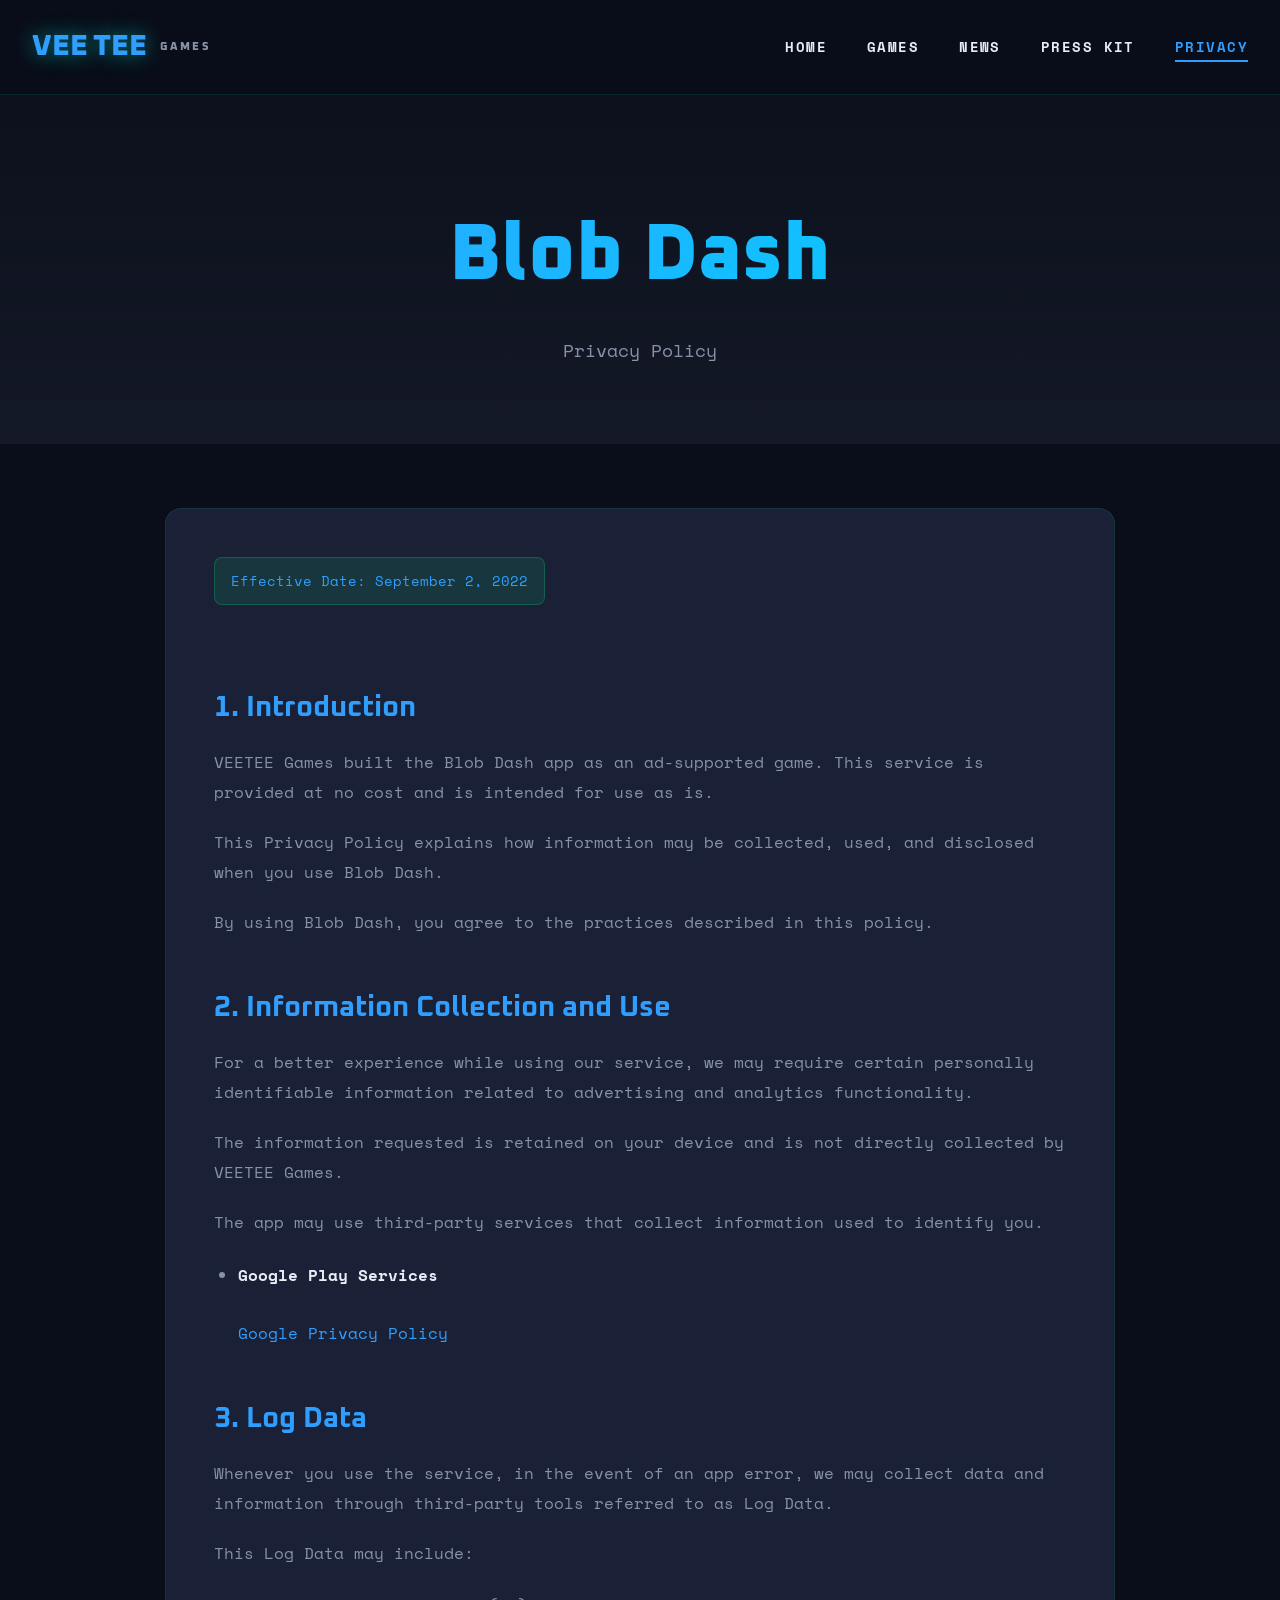
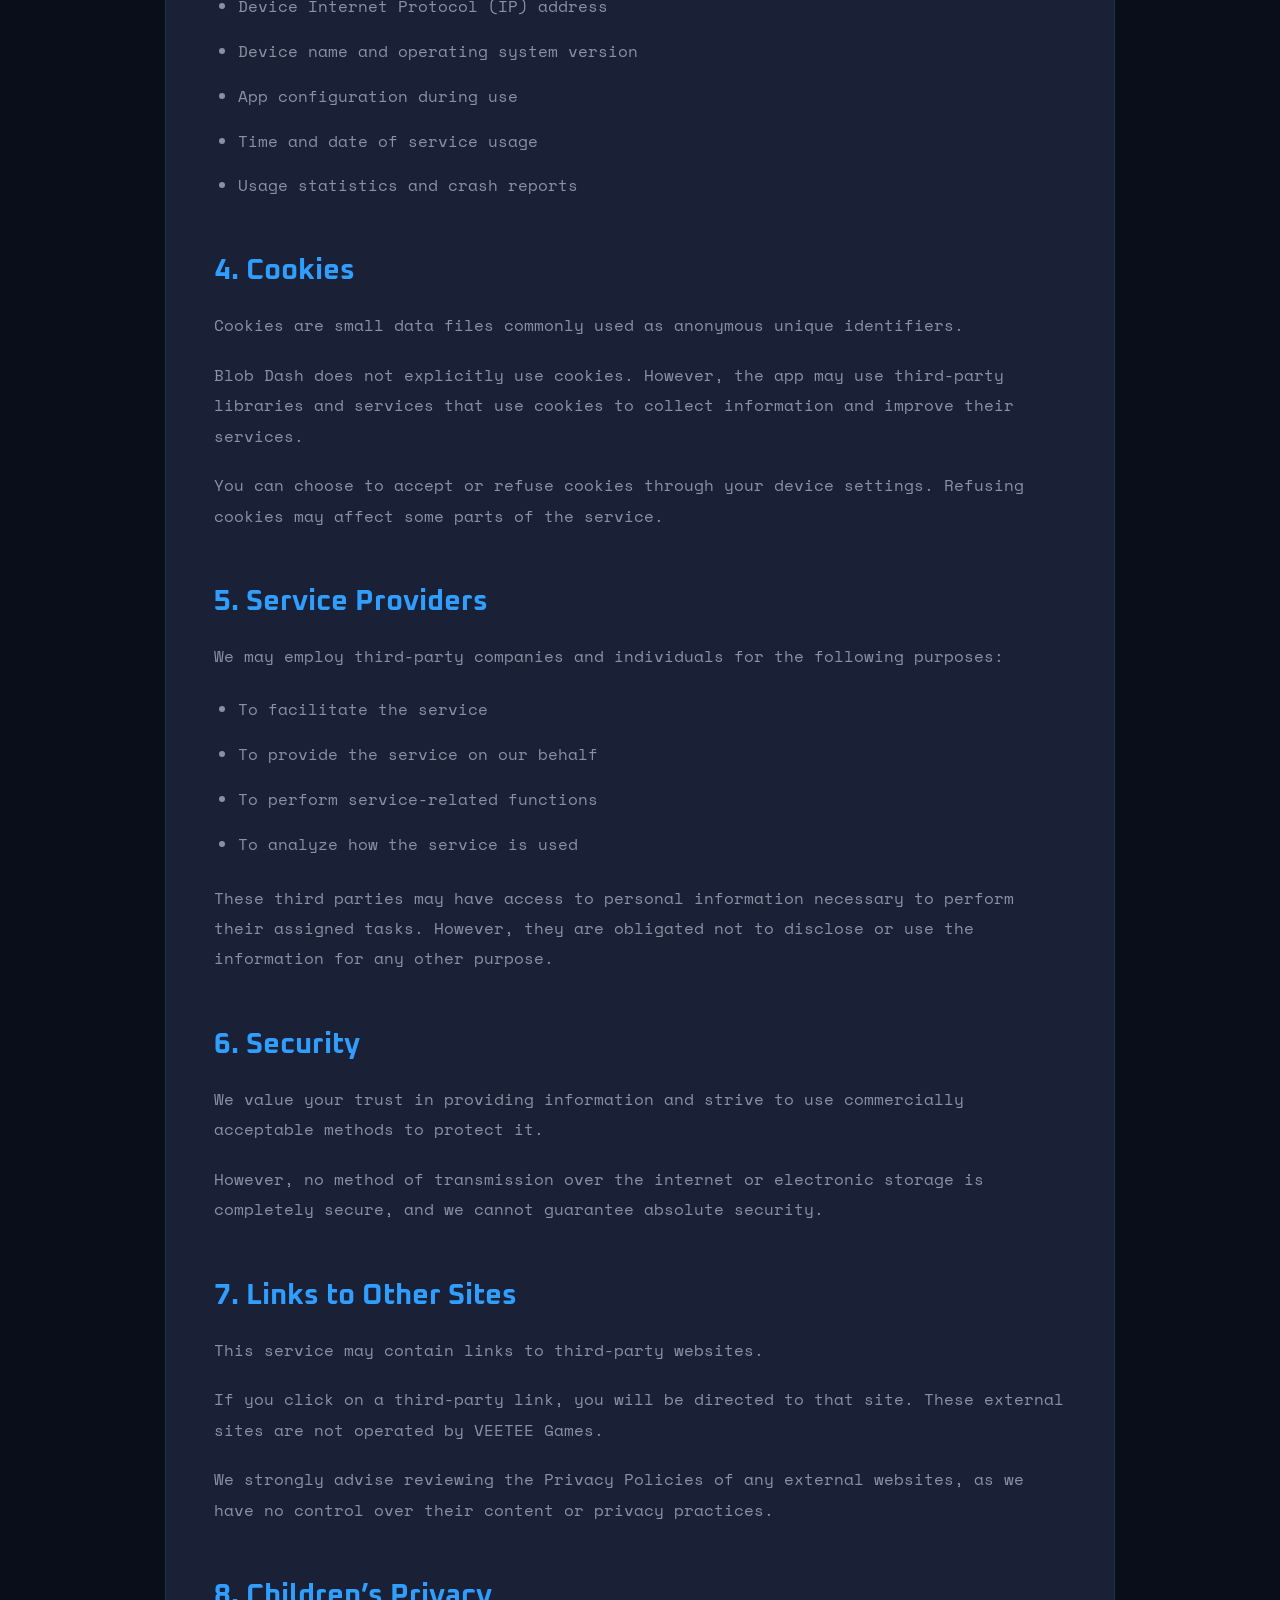
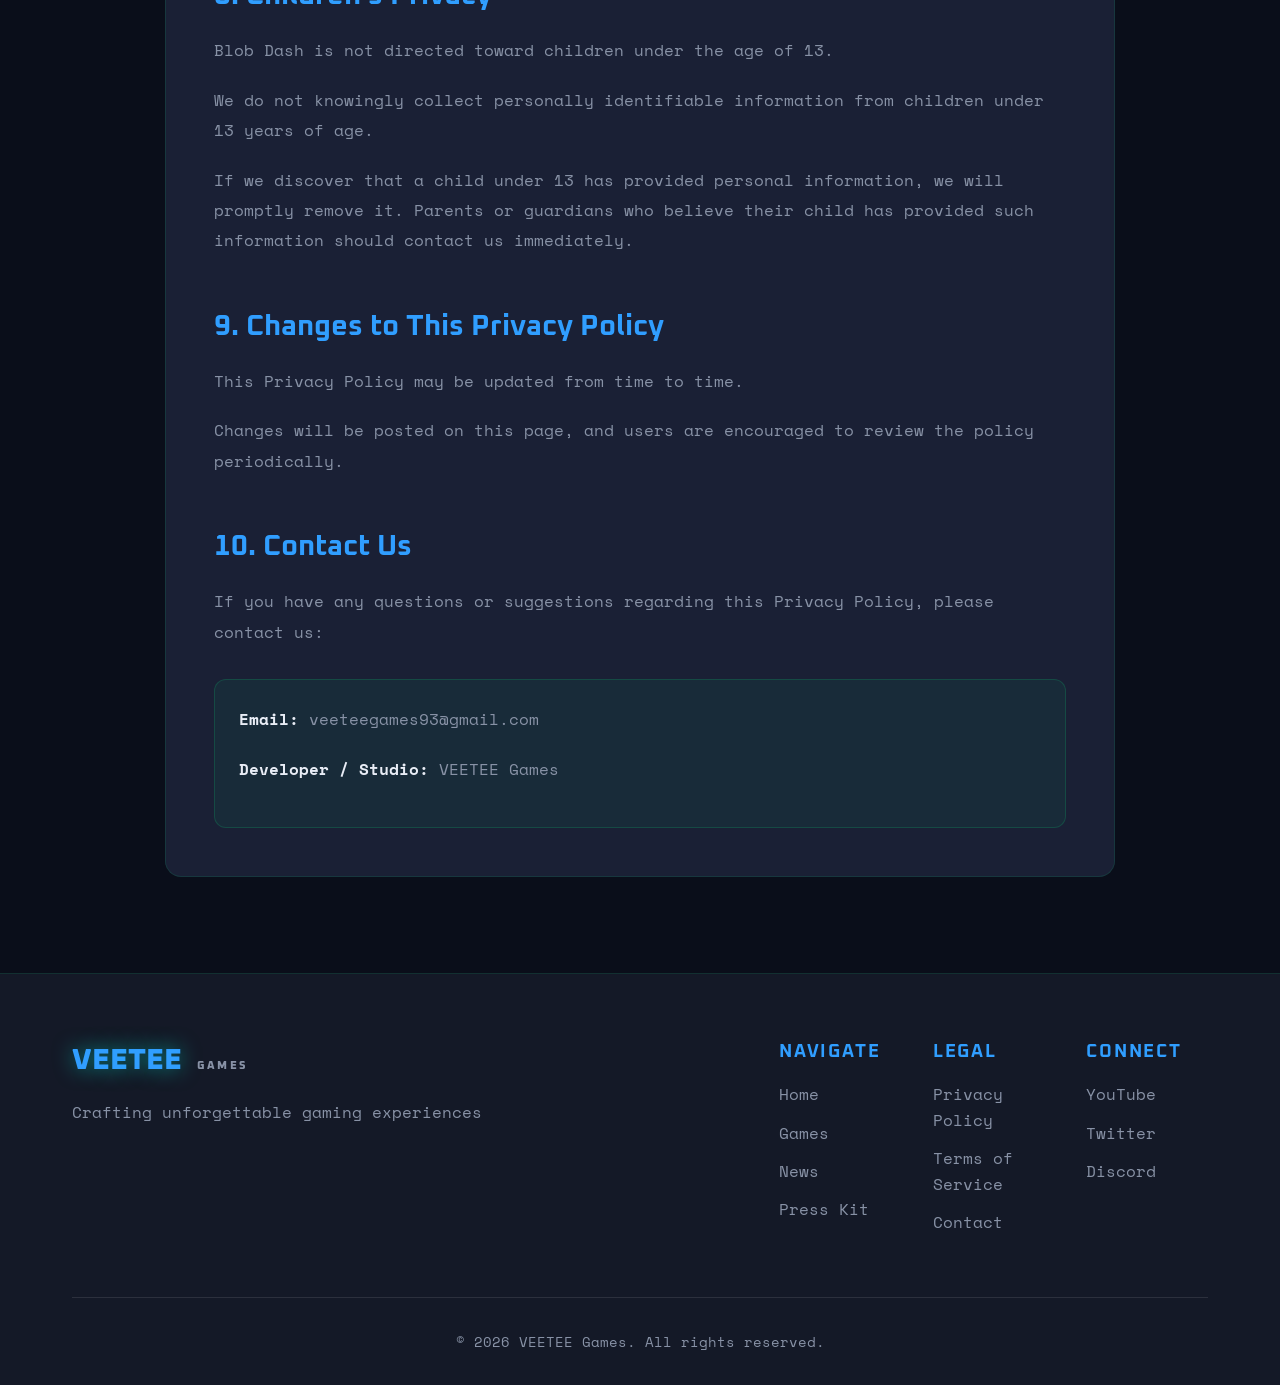
<file: privacy/blobdash.html>
<!DOCTYPE html>
<html lang="en">

<head>
    <meta charset="UTF-8">
    <meta name="viewport" content="width=device-width, initial-scale=1.0">
    <title>Blob Dash Privacy Policy - VEETEE Games</title>

    <link rel="stylesheet" href="../styles.css">

    <link rel="preconnect" href="https://fonts.googleapis.com">
    <link rel="preconnect" href="https://fonts.gstatic.com" crossorigin>

    <link
        href="https://fonts.googleapis.com/css2?family=Oxanium:wght@400;600;700;800&family=Space+Mono:wght@400;700&display=swap"
        rel="stylesheet">

    <style>
        .policy-header {
            padding: 12rem 0 5rem;
            text-align: center;
            background: linear-gradient(180deg, var(--dark) 0%, var(--dark-lighter) 100%);
        }

        .policy-header h1 {
            font-family: 'Oxanium', sans-serif;
            font-size: clamp(2.8rem, 7vw, 5rem);
            font-weight: 800;
            background: var(--gradient-1);
            -webkit-background-clip: text;
            -webkit-text-fill-color: transparent;
            background-clip: text;
            margin-bottom: 1rem;
        }

        .policy-header p {
            color: var(--text-dim);
            font-size: 1.1rem;
        }

        .policy-section {
            padding: 4rem 0 6rem;
        }

        .policy-container {
            max-width: 950px;
            margin: 0 auto;

            background: var(--dark-card);
            border: 1px solid rgba(0, 255, 136, 0.1);
            border-radius: 16px;

            padding: 3rem;

            transition: all 0.4s ease;
        }

        .policy-container:hover {
            border-color: var(--primary);
            box-shadow: 0 10px 40px rgba(0, 255, 136, 0.12);
        }

        .effective-date {
            display: inline-block;

            background: rgba(0, 255, 136, 0.1);
            border: 1px solid rgba(0, 255, 136, 0.2);

            padding: 0.7rem 1rem;
            border-radius: 8px;

            color: var(--primary);

            font-family: 'Space Mono', monospace;
            font-size: 0.9rem;

            margin-bottom: 2rem;
        }

        .policy-content h2 {
            font-family: 'Oxanium', sans-serif;
            font-size: 1.8rem;
            color: var(--primary);
            margin-top: 3rem;
            margin-bottom: 1rem;
        }

        .policy-content p {
            color: var(--text-dim);
            line-height: 1.9;
            margin-bottom: 1.2rem;
        }

        .policy-content ul {
            margin: 1.5rem 0;
            padding-left: 1.5rem;
        }

        .policy-content li {
            color: var(--text-dim);
            line-height: 1.8;
            margin-bottom: 1rem;
        }

        .policy-content strong {
            color: var(--text);
        }

        .policy-content a {
            color: var(--primary);
            text-decoration: none;
        }

        .policy-content a:hover {
            text-decoration: underline;
        }

        .contact-box {
            margin-top: 2rem;

            background: rgba(0, 255, 136, 0.05);
            border: 1px solid rgba(0, 255, 136, 0.15);

            border-radius: 12px;
            padding: 1.5rem;
        }

        @media (max-width: 768px) {
            .policy-container {
                padding: 2rem;
            }
        }
    </style>
</head>

<body>

    <nav class="navbar">
        <div class="nav-container">

            <a href="../index.html" class="logo">
                <span class="logo-vee">VEE</span><span class="logo-tee">TEE</span>
                <span class="logo-subtitle">GAMES</span>
            </a>

            <ul class="nav-menu" id="navMenu">
                <li><a href="../index.html" class="nav-link">Home</a></li>
                <li><a href="../games.html" class="nav-link">Games</a></li>
                <li><a href="../news.html" class="nav-link">News</a></li>
                <li><a href="../press.html" class="nav-link">Press Kit</a></li>
                <li><a href="../privacy.html" class="nav-link active">Privacy</a></li>
            </ul>

            <div class="hamburger" id="hamburger">
                <span></span>
                <span></span>
                <span></span>
            </div>

        </div>
    </nav>

    <section class="policy-header">
        <div class="container">
            <h1>Blob Dash</h1>
            <p>Privacy Policy</p>
        </div>
    </section>

    <section class="policy-section">
        <div class="container">

            <div class="policy-container">

                <div class="effective-date">
                    Effective Date: September 2, 2022
                </div>

                <div class="policy-content">

                    <h2>1. Introduction</h2>

                    <p>
                        VEETEE Games built the Blob Dash app as an ad-supported game.
                        This service is provided at no cost and is intended for use as is.
                    </p>

                    <p>
                        This Privacy Policy explains how information may be collected,
                        used, and disclosed when you use Blob Dash.
                    </p>

                    <p>
                        By using Blob Dash, you agree to the practices described in this policy.
                    </p>

                    <h2>2. Information Collection and Use</h2>

                    <p>
                        For a better experience while using our service, we may require
                        certain personally identifiable information related to advertising
                        and analytics functionality.
                    </p>

                    <p>
                        The information requested is retained on your device and is not
                        directly collected by VEETEE Games.
                    </p>

                    <p>
                        The app may use third-party services that collect information
                        used to identify you.
                    </p>

                    <ul>
                        <li>
                            <strong>Google Play Services</strong>
                            <br><br>

                            <a href="https://policies.google.com/privacy" target="_blank">
                                Google Privacy Policy
                            </a>
                        </li>
                    </ul>

                    <h2>3. Log Data</h2>

                    <p>
                        Whenever you use the service, in the event of an app error,
                        we may collect data and information through third-party tools
                        referred to as Log Data.
                    </p>

                    <p>
                        This Log Data may include:
                    </p>

                    <ul>
                        <li>Device Internet Protocol (IP) address</li>
                        <li>Device name and operating system version</li>
                        <li>App configuration during use</li>
                        <li>Time and date of service usage</li>
                        <li>Usage statistics and crash reports</li>
                    </ul>

                    <h2>4. Cookies</h2>

                    <p>
                        Cookies are small data files commonly used as anonymous unique identifiers.
                    </p>

                    <p>
                        Blob Dash does not explicitly use cookies. However, the app may use
                        third-party libraries and services that use cookies to collect information
                        and improve their services.
                    </p>

                    <p>
                        You can choose to accept or refuse cookies through your device settings.
                        Refusing cookies may affect some parts of the service.
                    </p>

                    <h2>5. Service Providers</h2>

                    <p>
                        We may employ third-party companies and individuals for the following purposes:
                    </p>

                    <ul>
                        <li>To facilitate the service</li>
                        <li>To provide the service on our behalf</li>
                        <li>To perform service-related functions</li>
                        <li>To analyze how the service is used</li>
                    </ul>

                    <p>
                        These third parties may have access to personal information
                        necessary to perform their assigned tasks. However, they are
                        obligated not to disclose or use the information for any other purpose.
                    </p>

                    <h2>6. Security</h2>

                    <p>
                        We value your trust in providing information and strive to use
                        commercially acceptable methods to protect it.
                    </p>

                    <p>
                        However, no method of transmission over the internet or electronic
                        storage is completely secure, and we cannot guarantee absolute security.
                    </p>

                    <h2>7. Links to Other Sites</h2>

                    <p>
                        This service may contain links to third-party websites.
                    </p>

                    <p>
                        If you click on a third-party link, you will be directed to that site.
                        These external sites are not operated by VEETEE Games.
                    </p>

                    <p>
                        We strongly advise reviewing the Privacy Policies of any external websites,
                        as we have no control over their content or privacy practices.
                    </p>

                    <h2>8. Children’s Privacy</h2>

                    <p>
                        Blob Dash is not directed toward children under the age of 13.
                    </p>

                    <p>
                        We do not knowingly collect personally identifiable information
                        from children under 13 years of age.
                    </p>

                    <p>
                        If we discover that a child under 13 has provided personal information,
                        we will promptly remove it. Parents or guardians who believe their child
                        has provided such information should contact us immediately.
                    </p>

                    <h2>9. Changes to This Privacy Policy</h2>

                    <p>
                        This Privacy Policy may be updated from time to time.
                    </p>

                    <p>
                        Changes will be posted on this page, and users are encouraged
                        to review the policy periodically.
                    </p>

                    <h2>10. Contact Us</h2>

                    <p>
                        If you have any questions or suggestions regarding this Privacy Policy,
                        please contact us:
                    </p>

                    <div class="contact-box">

                        <p>
                            <strong>Email:</strong>
                            veeteegames93@gmail.com
                        </p>

                        <p>
                            <strong>Developer / Studio:</strong>
                            VEETEE Games
                        </p>

                    </div>

                </div>

            </div>

        </div>
    </section>

    <footer class="footer">
        <div class="container">

            <div class="footer-content">

                <div class="footer-brand">
                    <div class="footer-logo">
                        <span class="logo-vee">VEE</span><span class="logo-tee">TEE</span>
                        <span class="logo-subtitle">GAMES</span>
                    </div>

                    <p>Crafting unforgettable gaming experiences</p>
                </div>

                <div class="footer-links">

                    <div class="footer-column">
                        <h4>Navigate</h4>

                        <ul>
                            <li><a href="../index.html">Home</a></li>
                            <li><a href="../games.html">Games</a></li>
                            <li><a href="../news.html">News</a></li>
                            <li><a href="../press.html">Press Kit</a></li>
                        </ul>
                    </div>

                    <div class="footer-column">
                        <h4>Legal</h4>

                        <ul>
                            <li><a href="../privacy.html">Privacy Policy</a></li>
                            <li><a href="../privacy.html">Terms of Service</a></li>
                            <li><a href="../press.html">Contact</a></li>
                        </ul>
                    </div>

                    <div class="footer-column">
                        <h4>Connect</h4>

                        <ul>
                            <li><a href="https://www.youtube.com/@VEETEEGames" target="_blank">YouTube</a></li>
                            <li><a href="https://x.com/VEETEEGames" target="_blank">Twitter</a></li>
                            <li><a href="https://discord.gg/vRTEazs3x5" target="_blank">Discord</a></li>
                        </ul>
                    </div>

                </div>

            </div>

            <div class="footer-bottom">
                <p>&copy; 2026 VEETEE Games. All rights reserved.</p>
            </div>

        </div>
    </footer>

    <script src="../script.js"></script>

</body>

</html>
</file>
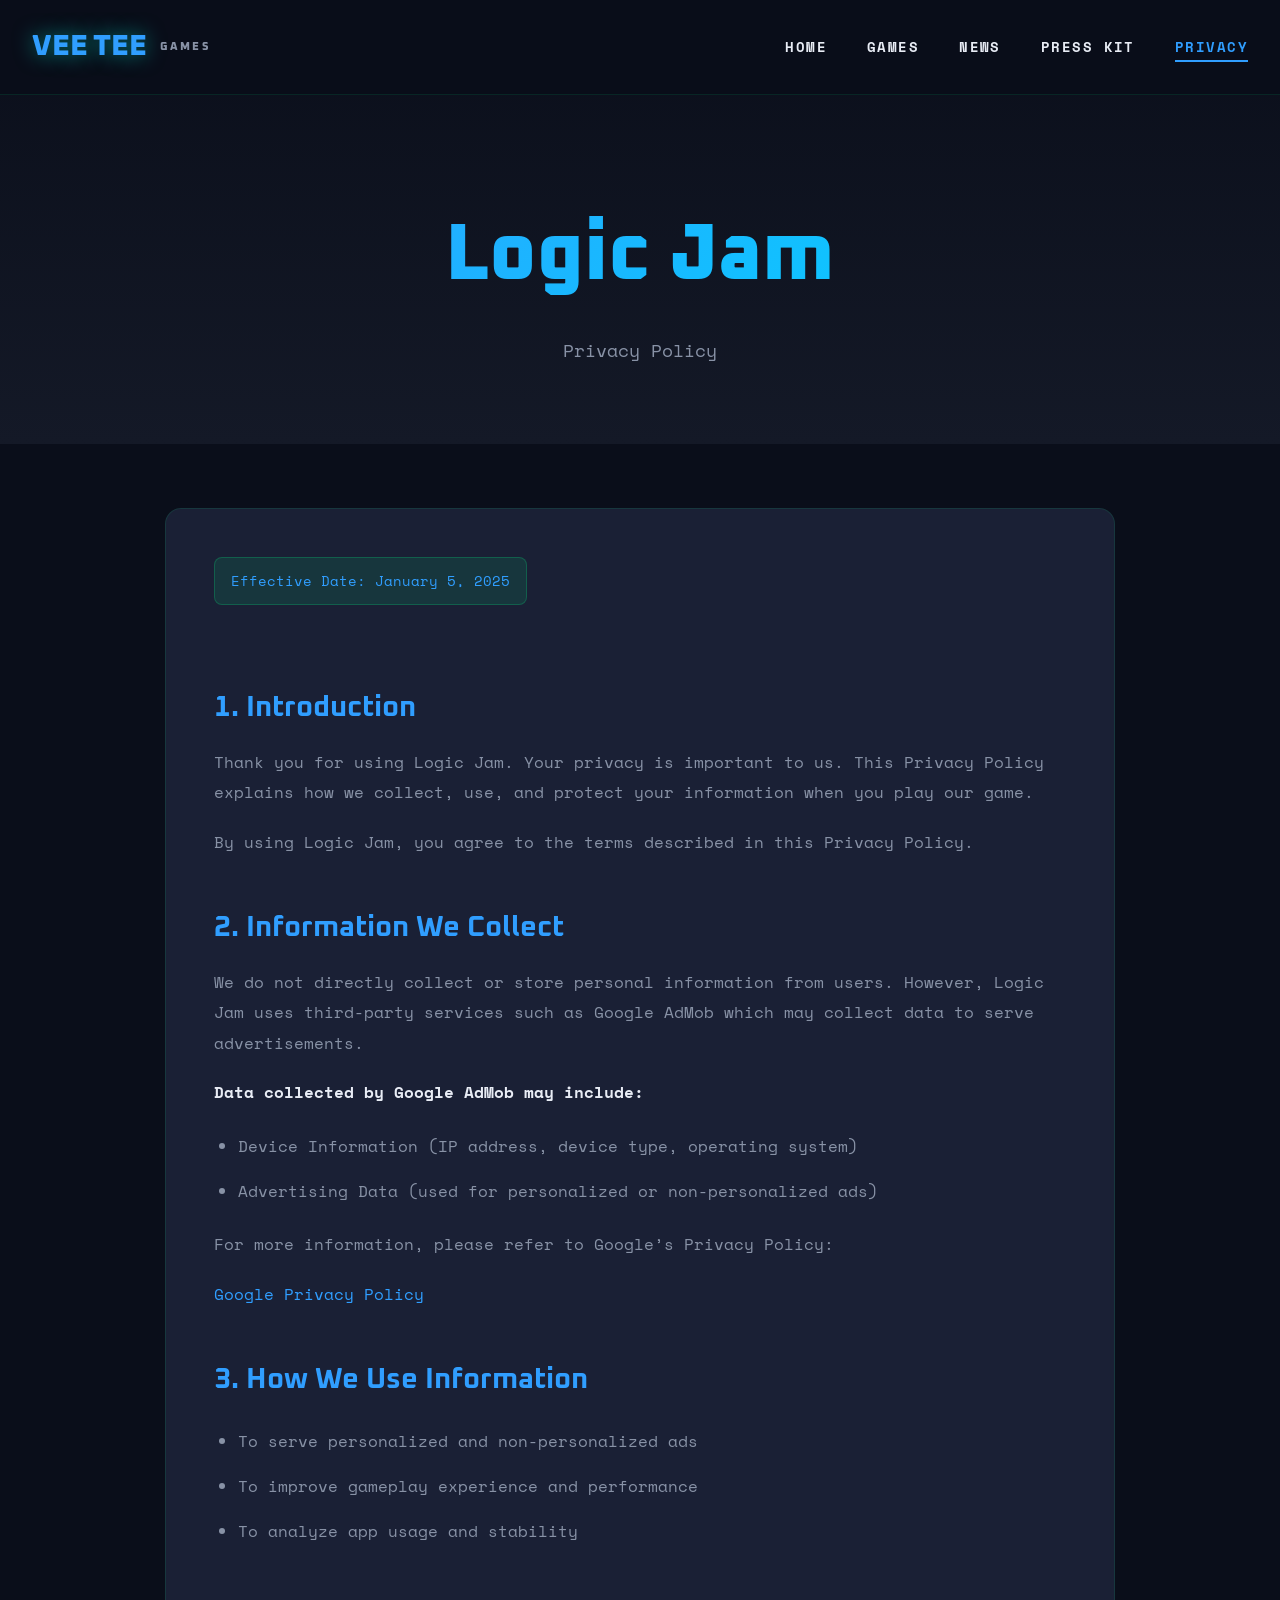
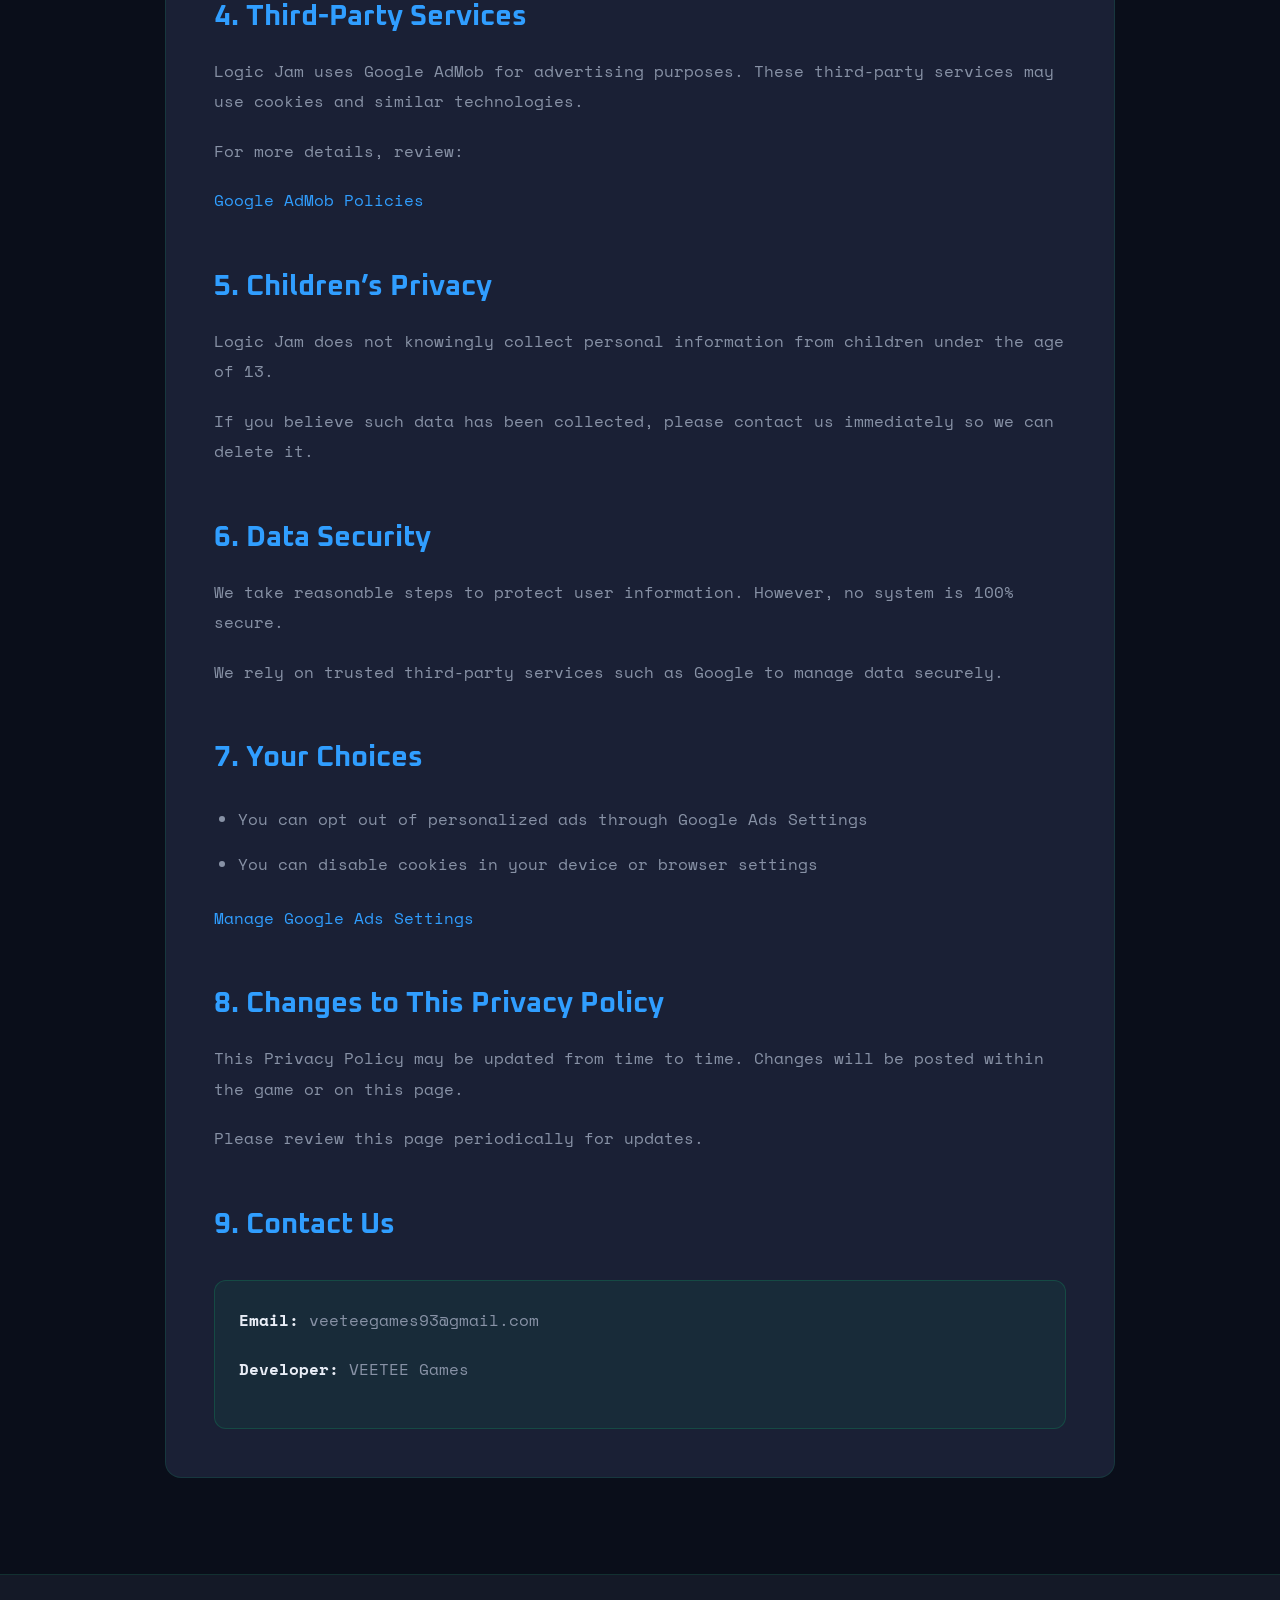
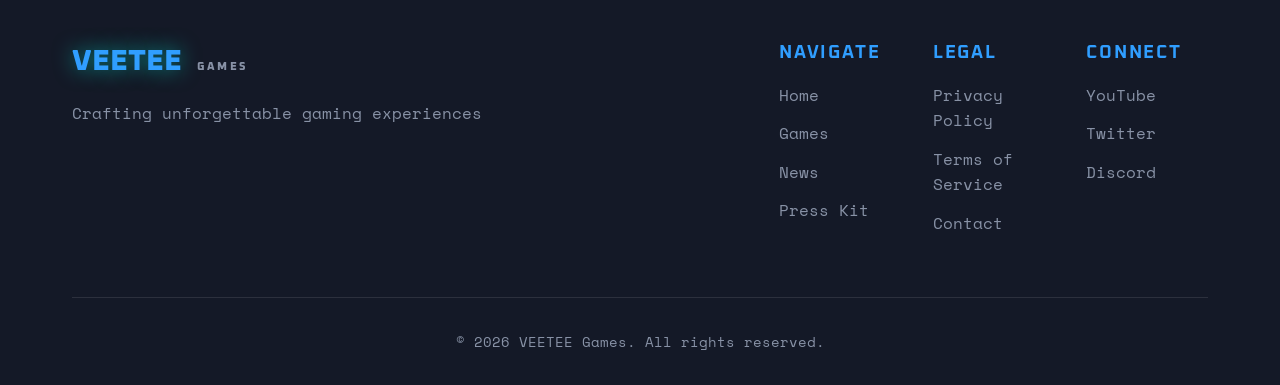
<file: privacy/logicjam.html>
<!DOCTYPE html>
<html lang="en">

<head>
    <meta charset="UTF-8">
    <meta name="viewport" content="width=device-width, initial-scale=1.0">
    <title>Logic Jam Privacy Policy - VEETEE Games</title>

    <link rel="stylesheet" href="../styles.css">

    <link rel="preconnect" href="https://fonts.googleapis.com">
    <link rel="preconnect" href="https://fonts.gstatic.com" crossorigin>

    <link
        href="https://fonts.googleapis.com/css2?family=Oxanium:wght@400;600;700;800&family=Space+Mono:wght@400;700&display=swap"
        rel="stylesheet">

    <style>
        .policy-header {
            padding: 12rem 0 5rem;
            text-align: center;
            background: linear-gradient(180deg, var(--dark) 0%, var(--dark-lighter) 100%);
        }

        .policy-header h1 {
            font-family: 'Oxanium', sans-serif;
            font-size: clamp(2.8rem, 7vw, 5rem);
            font-weight: 800;
            background: var(--gradient-1);
            -webkit-background-clip: text;
            -webkit-text-fill-color: transparent;
            background-clip: text;
            margin-bottom: 1rem;
        }

        .policy-header p {
            color: var(--text-dim);
            font-size: 1.1rem;
        }

        .policy-section {
            padding: 4rem 0 6rem;
        }

        .policy-container {
            max-width: 950px;
            margin: 0 auto;

            background: var(--dark-card);
            border: 1px solid rgba(0, 255, 136, 0.1);
            border-radius: 16px;

            padding: 3rem;

            transition: all 0.4s ease;
        }

        .policy-container:hover {
            border-color: var(--primary);
            box-shadow: 0 10px 40px rgba(0, 255, 136, 0.12);
        }

        .effective-date {
            display: inline-block;

            background: rgba(0, 255, 136, 0.1);
            border: 1px solid rgba(0, 255, 136, 0.2);

            padding: 0.7rem 1rem;
            border-radius: 8px;

            color: var(--primary);

            font-family: 'Space Mono', monospace;
            font-size: 0.9rem;

            margin-bottom: 2rem;
        }

        .policy-content h2 {
            font-family: 'Oxanium', sans-serif;
            font-size: 1.8rem;
            color: var(--primary);
            margin-top: 3rem;
            margin-bottom: 1rem;
        }

        .policy-content p {
            color: var(--text-dim);
            line-height: 1.9;
            margin-bottom: 1.2rem;
        }

        .policy-content ul {
            margin: 1.5rem 0;
            padding-left: 1.5rem;
        }

        .policy-content li {
            color: var(--text-dim);
            line-height: 1.8;
            margin-bottom: 1rem;
        }

        .policy-content strong {
            color: var(--text);
        }

        .policy-content a {
            color: var(--primary);
            text-decoration: none;
        }

        .policy-content a:hover {
            text-decoration: underline;
        }

        .contact-box {
            margin-top: 2rem;

            background: rgba(0, 255, 136, 0.05);
            border: 1px solid rgba(0, 255, 136, 0.15);

            border-radius: 12px;
            padding: 1.5rem;
        }

        @media (max-width: 768px) {
            .policy-container {
                padding: 2rem;
            }
        }
    </style>
</head>

<body>

    <nav class="navbar">
        <div class="nav-container">

            <a href="../index.html" class="logo">
                <span class="logo-vee">VEE</span><span class="logo-tee">TEE</span>
                <span class="logo-subtitle">GAMES</span>
            </a>

            <ul class="nav-menu" id="navMenu">
                <li><a href="../index.html" class="nav-link">Home</a></li>
                <li><a href="../games.html" class="nav-link">Games</a></li>
                <li><a href="../news.html" class="nav-link">News</a></li>
                <li><a href="../press.html" class="nav-link">Press Kit</a></li>
                <li><a href="../privacy.html" class="nav-link active">Privacy</a></li>
            </ul>

            <div class="hamburger" id="hamburger">
                <span></span>
                <span></span>
                <span></span>
            </div>

        </div>
    </nav>

    <section class="policy-header">
        <div class="container">
            <h1>Logic Jam</h1>
            <p>Privacy Policy</p>
        </div>
    </section>

    <section class="policy-section">
        <div class="container">

            <div class="policy-container">

                <div class="effective-date">
                    Effective Date: January 5, 2025
                </div>

                <div class="policy-content">

                    <h2>1. Introduction</h2>

                    <p>
                        Thank you for using Logic Jam. Your privacy is important to us.
                        This Privacy Policy explains how we collect, use, and protect your information when you play our
                        game.
                    </p>

                    <p>
                        By using Logic Jam, you agree to the terms described in this Privacy Policy.
                    </p>

                    <h2>2. Information We Collect</h2>

                    <p>
                        We do not directly collect or store personal information from users.
                        However, Logic Jam uses third-party services such as Google AdMob which may collect data to
                        serve advertisements.
                    </p>

                    <p><strong>Data collected by Google AdMob may include:</strong></p>

                    <ul>
                        <li>Device Information (IP address, device type, operating system)</li>
                        <li>Advertising Data (used for personalized or non-personalized ads)</li>
                    </ul>

                    <p>
                        For more information, please refer to Google’s Privacy Policy:
                    </p>

                    <p>
                        <a href="https://policies.google.com/privacy" target="_blank">
                            Google Privacy Policy
                        </a>
                    </p>

                    <h2>3. How We Use Information</h2>

                    <ul>
                        <li>To serve personalized and non-personalized ads</li>
                        <li>To improve gameplay experience and performance</li>
                        <li>To analyze app usage and stability</li>
                    </ul>

                    <h2>4. Third-Party Services</h2>

                    <p>
                        Logic Jam uses Google AdMob for advertising purposes.
                        These third-party services may use cookies and similar technologies.
                    </p>

                    <p>
                        For more details, review:
                    </p>

                    <p>
                        <a href="https://support.google.com/admob/answer/6128543" target="_blank">
                            Google AdMob Policies
                        </a>
                    </p>

                    <h2>5. Children’s Privacy</h2>

                    <p>
                        Logic Jam does not knowingly collect personal information from children under the age of 13.
                    </p>

                    <p>
                        If you believe such data has been collected, please contact us immediately so we can delete it.
                    </p>

                    <h2>6. Data Security</h2>

                    <p>
                        We take reasonable steps to protect user information.
                        However, no system is 100% secure.
                    </p>

                    <p>
                        We rely on trusted third-party services such as Google to manage data securely.
                    </p>

                    <h2>7. Your Choices</h2>

                    <ul>
                        <li>You can opt out of personalized ads through Google Ads Settings</li>
                        <li>You can disable cookies in your device or browser settings</li>
                    </ul>

                    <p>
                        <a href="https://adssettings.google.com/" target="_blank">
                            Manage Google Ads Settings
                        </a>
                    </p>

                    <h2>8. Changes to This Privacy Policy</h2>

                    <p>
                        This Privacy Policy may be updated from time to time.
                        Changes will be posted within the game or on this page.
                    </p>

                    <p>
                        Please review this page periodically for updates.
                    </p>

                    <h2>9. Contact Us</h2>

                    <div class="contact-box">
                        <p><strong>Email:</strong> veeteegames93@gmail.com</p>
                        <p><strong>Developer:</strong> VEETEE Games</p>
                    </div>

                </div>

            </div>

        </div>
    </section>

    <footer class="footer">
        <div class="container">

            <div class="footer-content">

                <div class="footer-brand">
                    <div class="footer-logo">
                        <span class="logo-vee">VEE</span><span class="logo-tee">TEE</span>
                        <span class="logo-subtitle">GAMES</span>
                    </div>

                    <p>Crafting unforgettable gaming experiences</p>
                </div>

                <div class="footer-links">

                    <div class="footer-column">
                        <h4>Navigate</h4>
                        <ul>
                            <li><a href="../index.html">Home</a></li>
                            <li><a href="../games.html">Games</a></li>
                            <li><a href="../news.html">News</a></li>
                            <li><a href="../press.html">Press Kit</a></li>
                        </ul>
                    </div>

                    <div class="footer-column">
                        <h4>Legal</h4>
                        <ul>
                            <li><a href="../privacy.html">Privacy Policy</a></li>
                            <li><a href="../privacy.html">Terms of Service</a></li>
                            <li><a href="../press.html">Contact</a></li>
                        </ul>
                    </div>

                    <div class="footer-column">
                        <h4>Connect</h4>
                        <ul>
                            <li><a href="https://www.youtube.com/@VEETEEGames" target="_blank">YouTube</a></li>
                            <li><a href="https://x.com/VEETEEGames" target="_blank">Twitter</a></li>
                            <li><a href="https://discord.gg/vRTEazs3x5" target="_blank">Discord</a></li>
                        </ul>
                    </div>

                </div>

            </div>

            <div class="footer-bottom">
                <p>&copy; 2026 VEETEE Games. All rights reserved.</p>
            </div>

        </div>
    </footer>

    <script src="../script.js"></script>

</body>

</html>
</file>
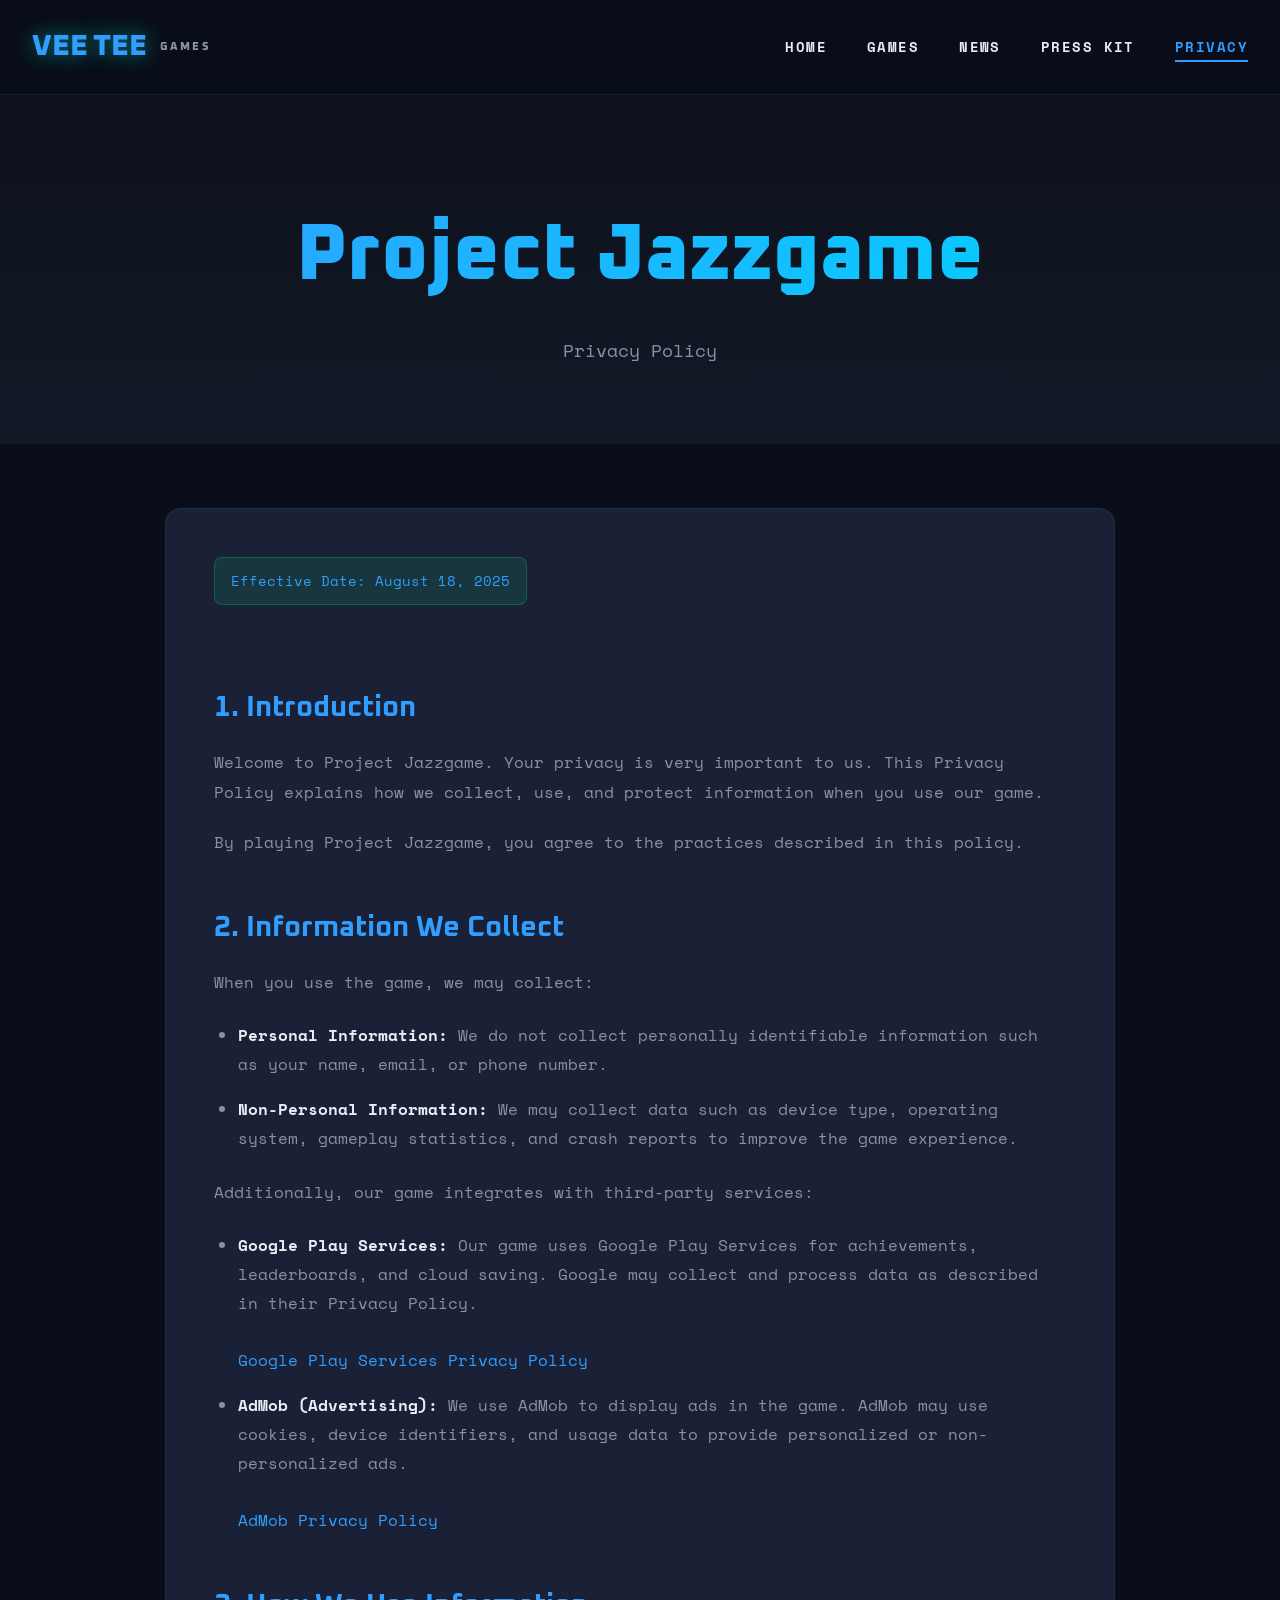
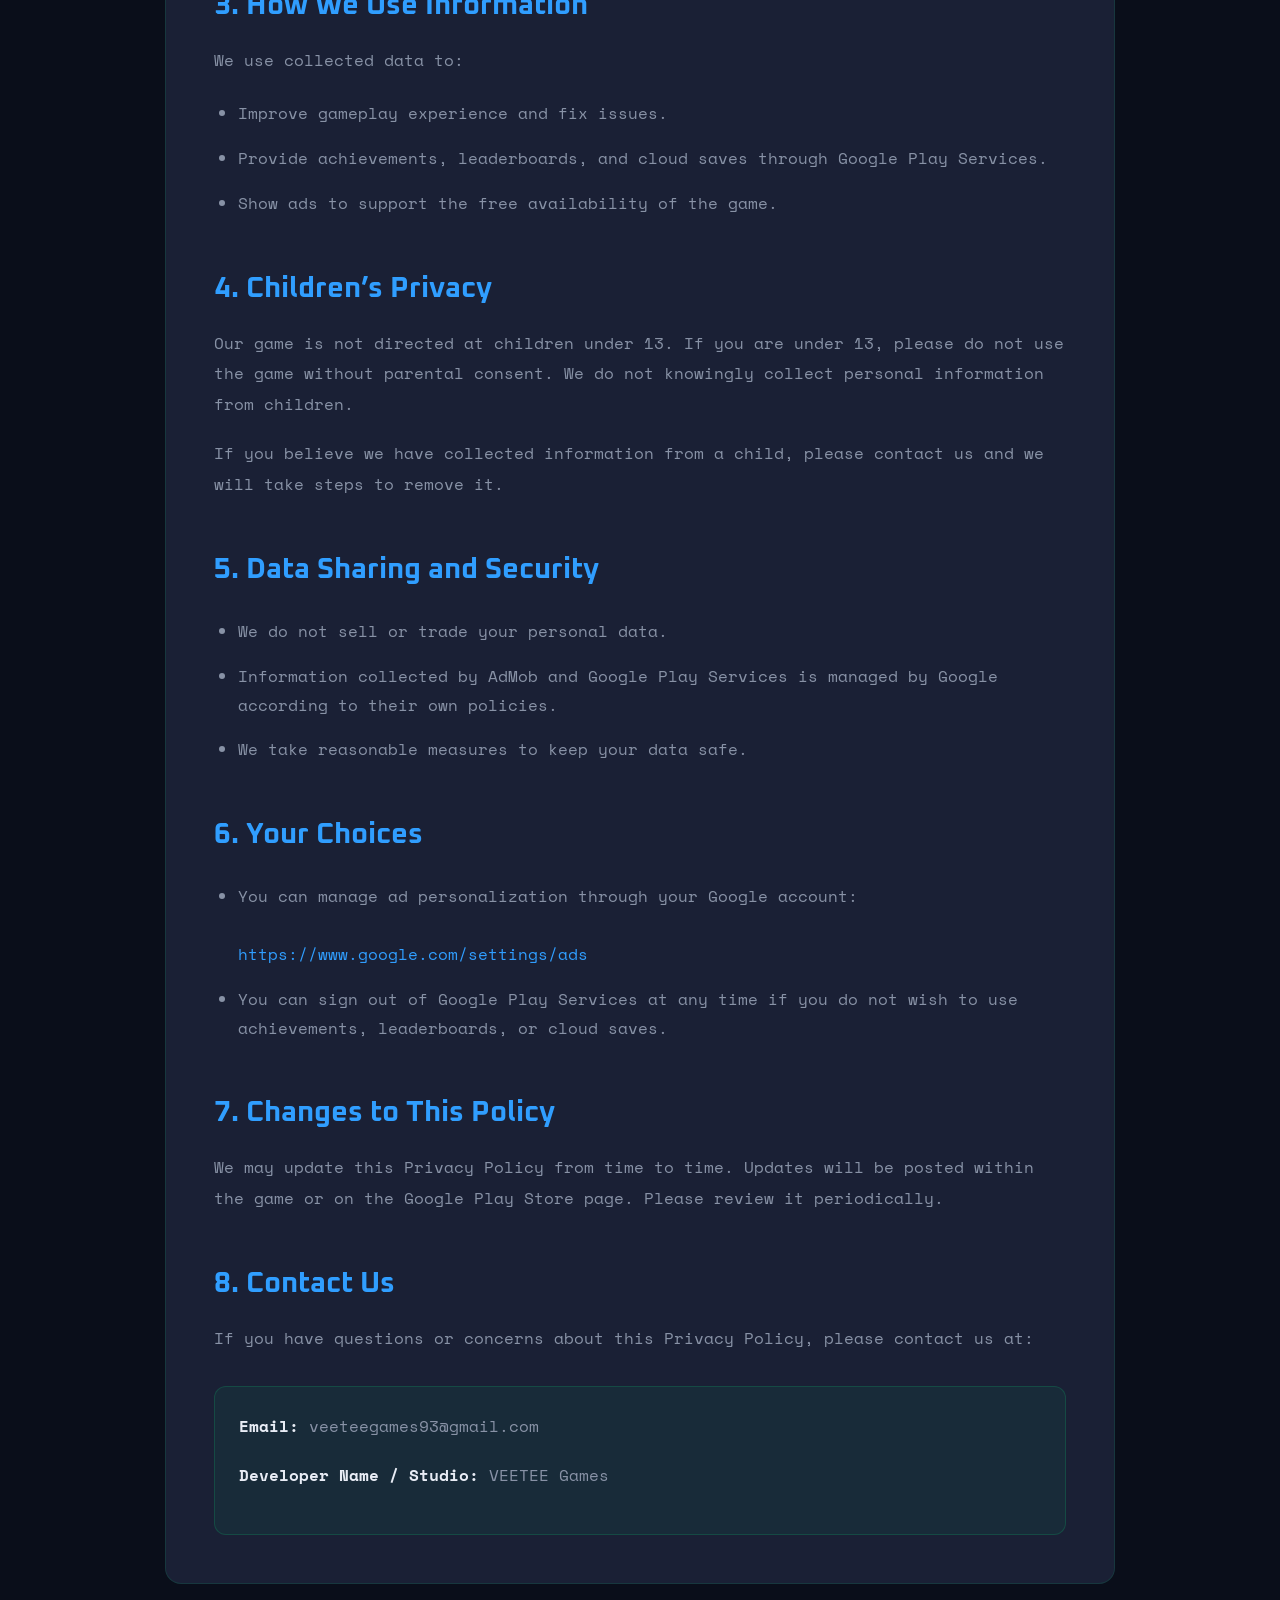
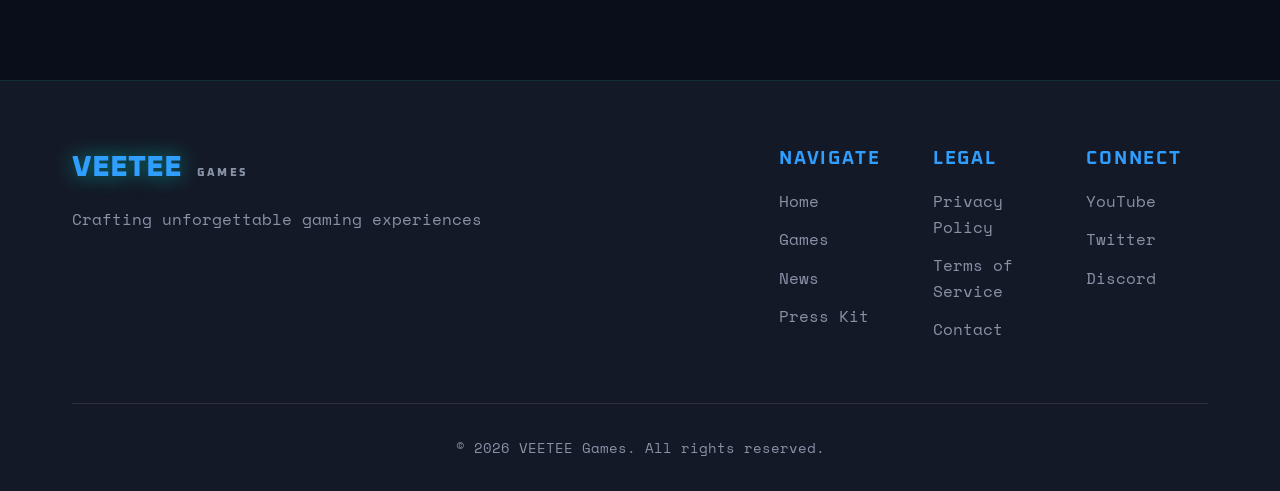
<file: privacy/projectjazzgame.html>
<!DOCTYPE html>
<html lang="en">

<head>
    <meta charset="UTF-8">
    <meta name="viewport" content="width=device-width, initial-scale=1.0">
    <title>Project Jazzgame Privacy Policy - VEETEE Games</title>

    <link rel="stylesheet" href="../styles.css">

    <link rel="preconnect" href="https://fonts.googleapis.com">
    <link rel="preconnect" href="https://fonts.gstatic.com" crossorigin>

    <link
        href="https://fonts.googleapis.com/css2?family=Oxanium:wght@400;600;700;800&family=Space+Mono:wght@400;700&display=swap"
        rel="stylesheet">

    <style>
        .policy-header {
            padding: 12rem 0 5rem;
            text-align: center;
            background: linear-gradient(180deg, var(--dark) 0%, var(--dark-lighter) 100%);
        }

        .policy-header h1 {
            font-family: 'Oxanium', sans-serif;
            font-size: clamp(2.8rem, 7vw, 5rem);
            font-weight: 800;
            background: var(--gradient-1);
            -webkit-background-clip: text;
            -webkit-text-fill-color: transparent;
            background-clip: text;
            margin-bottom: 1rem;
        }

        .policy-header p {
            color: var(--text-dim);
            font-size: 1.1rem;
        }

        .policy-section {
            padding: 4rem 0 6rem;
        }

        .policy-container {
            max-width: 950px;
            margin: 0 auto;

            background: var(--dark-card);
            border: 1px solid rgba(0, 255, 136, 0.1);
            border-radius: 16px;

            padding: 3rem;

            transition: all 0.4s ease;
        }

        .policy-container:hover {
            border-color: var(--primary);
            box-shadow: 0 10px 40px rgba(0, 255, 136, 0.12);
        }

        .effective-date {
            display: inline-block;

            background: rgba(0, 255, 136, 0.1);
            border: 1px solid rgba(0, 255, 136, 0.2);

            padding: 0.7rem 1rem;
            border-radius: 8px;

            color: var(--primary);

            font-family: 'Space Mono', monospace;
            font-size: 0.9rem;

            margin-bottom: 2rem;
        }

        .policy-content h2 {
            font-family: 'Oxanium', sans-serif;
            font-size: 1.8rem;
            color: var(--primary);
            margin-top: 3rem;
            margin-bottom: 1rem;
        }

        .policy-content p {
            color: var(--text-dim);
            line-height: 1.9;
            margin-bottom: 1.2rem;
        }

        .policy-content ul {
            margin: 1.5rem 0;
            padding-left: 1.5rem;
        }

        .policy-content li {
            color: var(--text-dim);
            line-height: 1.8;
            margin-bottom: 1rem;
        }

        .policy-content strong {
            color: var(--text);
        }

        .policy-content a {
            color: var(--primary);
            text-decoration: none;
        }

        .policy-content a:hover {
            text-decoration: underline;
        }

        .contact-box {
            margin-top: 2rem;

            background: rgba(0, 255, 136, 0.05);
            border: 1px solid rgba(0, 255, 136, 0.15);

            border-radius: 12px;
            padding: 1.5rem;
        }

        @media (max-width: 768px) {
            .policy-container {
                padding: 2rem;
            }
        }
    </style>
</head>

<body>

    <nav class="navbar">
        <div class="nav-container">

            <a href="../index.html" class="logo">
                <span class="logo-vee">VEE</span><span class="logo-tee">TEE</span>
                <span class="logo-subtitle">GAMES</span>
            </a>

            <ul class="nav-menu" id="navMenu">
                <li><a href="../index.html" class="nav-link">Home</a></li>
                <li><a href="../games.html" class="nav-link">Games</a></li>
                <li><a href="../news.html" class="nav-link">News</a></li>
                <li><a href="../press.html" class="nav-link">Press Kit</a></li>
                <li><a href="../privacy.html" class="nav-link active">Privacy</a></li>
            </ul>

            <div class="hamburger" id="hamburger">
                <span></span>
                <span></span>
                <span></span>
            </div>

        </div>
    </nav>

    <section class="policy-header">
        <div class="container">
            <h1>Project Jazzgame</h1>
            <p>Privacy Policy</p>
        </div>
    </section>

    <section class="policy-section">
        <div class="container">

            <div class="policy-container">

                <div class="effective-date">
                    Effective Date: August 18, 2025
                </div>

                <div class="policy-content">

                    <h2>1. Introduction</h2>

                    <p>
                        Welcome to Project Jazzgame. Your privacy is very important to us.
                        This Privacy Policy explains how we collect, use, and protect
                        information when you use our game.
                    </p>

                    <p>
                        By playing Project Jazzgame, you agree to the practices described
                        in this policy.
                    </p>

                    <h2>2. Information We Collect</h2>

                    <p>When you use the game, we may collect:</p>

                    <ul>
                        <li>
                            <strong>Personal Information:</strong>
                            We do not collect personally identifiable information such as
                            your name, email, or phone number.
                        </li>

                        <li>
                            <strong>Non-Personal Information:</strong>
                            We may collect data such as device type, operating system,
                            gameplay statistics, and crash reports to improve the game experience.
                        </li>
                    </ul>

                    <p>
                        Additionally, our game integrates with third-party services:
                    </p>

                    <ul>
                        <li>
                            <strong>Google Play Services:</strong>
                            Our game uses Google Play Services for achievements,
                            leaderboards, and cloud saving. Google may collect and process
                            data as described in their Privacy Policy.
                            <br><br>
                            <a href="https://policies.google.com/privacy" target="_blank">
                                Google Play Services Privacy Policy
                            </a>
                        </li>

                        <li>
                            <strong>AdMob (Advertising):</strong>
                            We use AdMob to display ads in the game. AdMob may use cookies,
                            device identifiers, and usage data to provide personalized or
                            non-personalized ads.
                            <br><br>
                            <a href="https://policies.google.com/technologies/ads" target="_blank">
                                AdMob Privacy Policy
                            </a>
                        </li>
                    </ul>

                    <h2>3. How We Use Information</h2>

                    <p>We use collected data to:</p>

                    <ul>
                        <li>Improve gameplay experience and fix issues.</li>
                        <li>
                            Provide achievements, leaderboards, and cloud saves through
                            Google Play Services.
                        </li>
                        <li>
                            Show ads to support the free availability of the game.
                        </li>
                    </ul>

                    <h2>4. Children’s Privacy</h2>

                    <p>
                        Our game is not directed at children under 13. If you are under 13,
                        please do not use the game without parental consent.
                        We do not knowingly collect personal information from children.
                    </p>

                    <p>
                        If you believe we have collected information from a child,
                        please contact us and we will take steps to remove it.
                    </p>

                    <h2>5. Data Sharing and Security</h2>

                    <ul>
                        <li>We do not sell or trade your personal data.</li>

                        <li>
                            Information collected by AdMob and Google Play Services
                            is managed by Google according to their own policies.
                        </li>

                        <li>
                            We take reasonable measures to keep your data safe.
                        </li>
                    </ul>

                    <h2>6. Your Choices</h2>

                    <ul>
                        <li>
                            You can manage ad personalization through your Google account:
                            <br><br>

                            <a href="https://www.google.com/settings/ads" target="_blank">
                                https://www.google.com/settings/ads
                            </a>
                        </li>

                        <li>
                            You can sign out of Google Play Services at any time
                            if you do not wish to use achievements, leaderboards,
                            or cloud saves.
                        </li>
                    </ul>

                    <h2>7. Changes to This Policy</h2>

                    <p>
                        We may update this Privacy Policy from time to time.
                        Updates will be posted within the game or on the
                        Google Play Store page. Please review it periodically.
                    </p>

                    <h2>8. Contact Us</h2>

                    <p>
                        If you have questions or concerns about this Privacy Policy,
                        please contact us at:
                    </p>

                    <div class="contact-box">

                        <p>
                            <strong>Email:</strong>
                            veeteegames93@gmail.com
                        </p>

                        <p>
                            <strong>Developer Name / Studio:</strong>
                            VEETEE Games
                        </p>

                    </div>

                </div>

            </div>

        </div>
    </section>

    <footer class="footer">
        <div class="container">

            <div class="footer-content">

                <div class="footer-brand">
                    <div class="footer-logo">
                        <span class="logo-vee">VEE</span><span class="logo-tee">TEE</span>
                        <span class="logo-subtitle">GAMES</span>
                    </div>

                    <p>Crafting unforgettable gaming experiences</p>
                </div>

                <div class="footer-links">

                    <div class="footer-column">
                        <h4>Navigate</h4>

                        <ul>
                            <li><a href="../index.html">Home</a></li>
                            <li><a href="../games.html">Games</a></li>
                            <li><a href="../news.html">News</a></li>
                            <li><a href="../press.html">Press Kit</a></li>
                        </ul>
                    </div>

                    <div class="footer-column">
                        <h4>Legal</h4>

                        <ul>
                            <li><a href="../privacy.html">Privacy Policy</a></li>
                            <li><a href="../privacy.html">Terms of Service</a></li>
                            <li><a href="../press.html">Contact</a></li>
                        </ul>
                    </div>

                    <div class="footer-column">
                        <h4>Connect</h4>

                        <ul>
                            <li><a href="https://www.youtube.com/@VEETEEGames" target="_blank">YouTube</a></li>
                            <li><a href="https://x.com/VEETEEGames" target="_blank">Twitter</a></li>
                            <li><a href="https://discord.gg/vRTEazs3x5" target="_blank">Discord</a></li>
                        </ul>
                    </div>

                </div>

            </div>

            <div class="footer-bottom">
                <p>&copy; 2026 VEETEE Games. All rights reserved.</p>
            </div>

        </div>
    </footer>

    <script src="../script.js"></script>

</body>

</html>
</file>
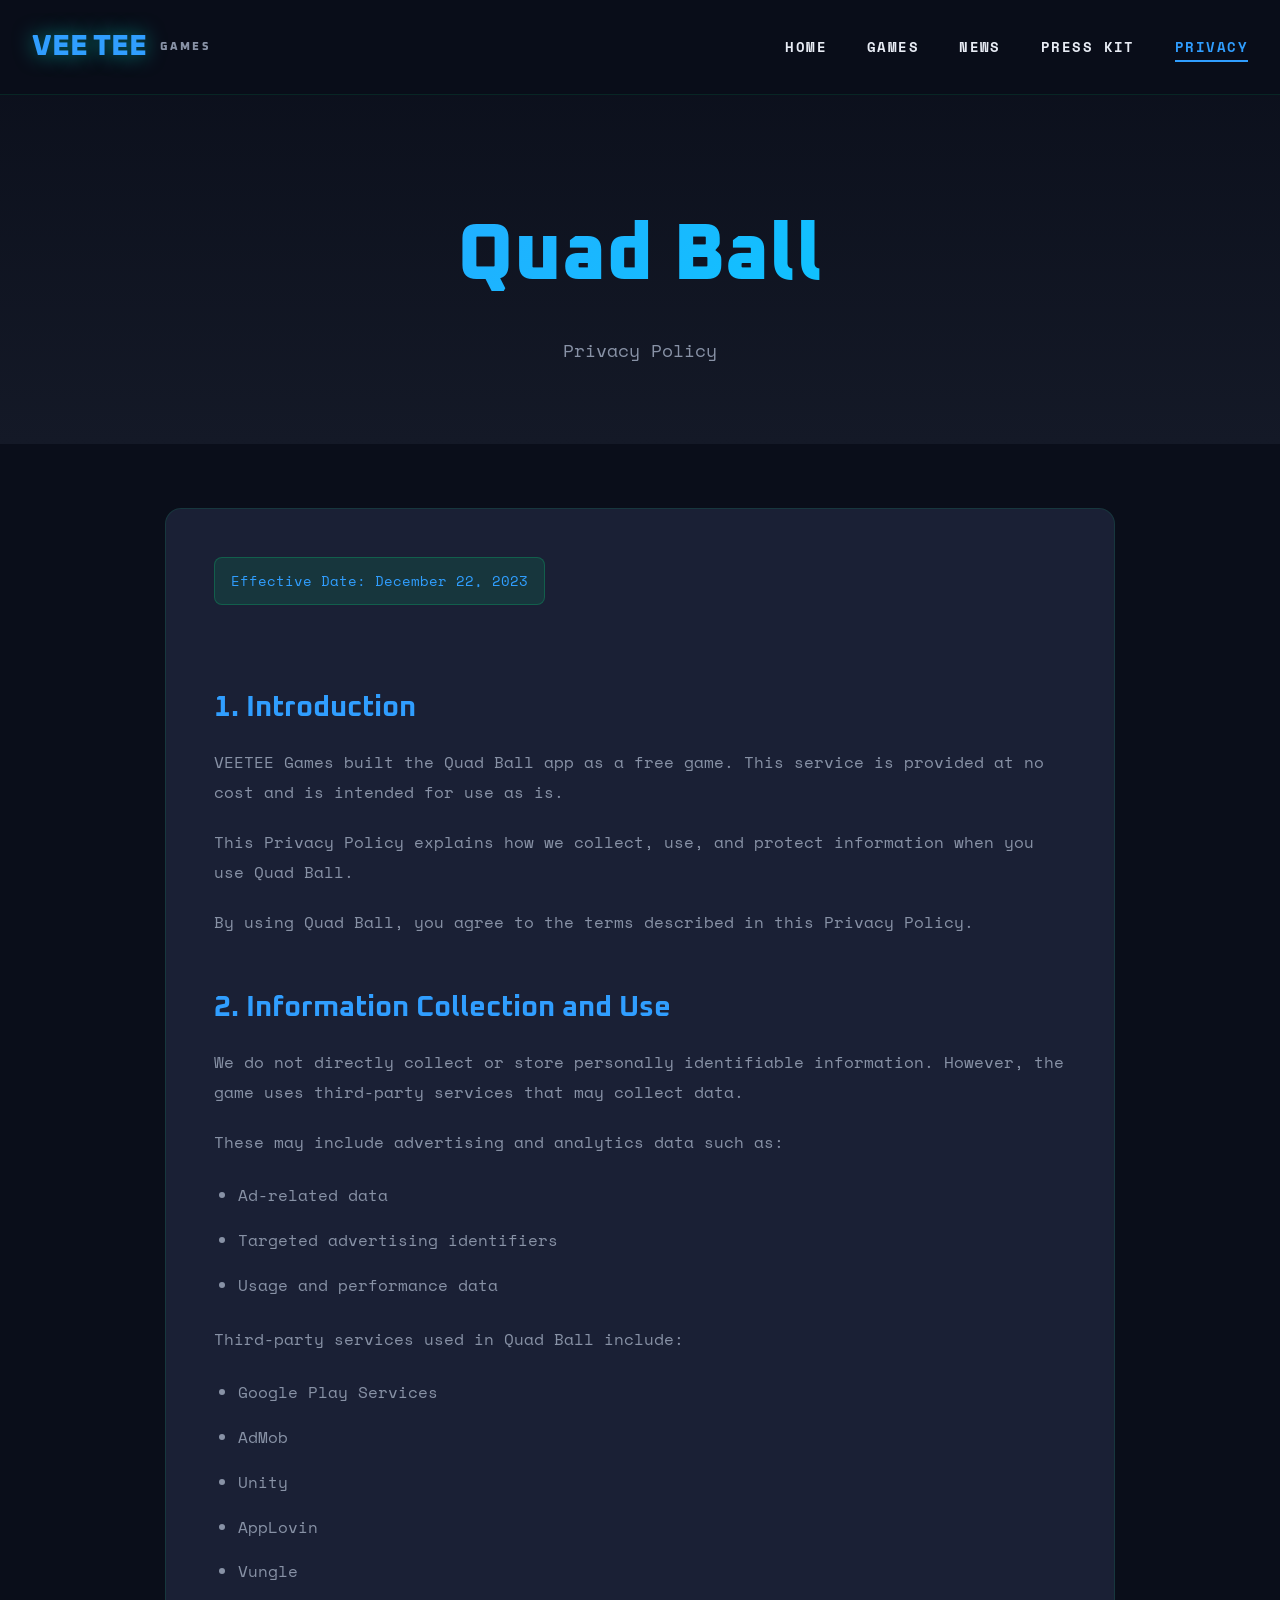
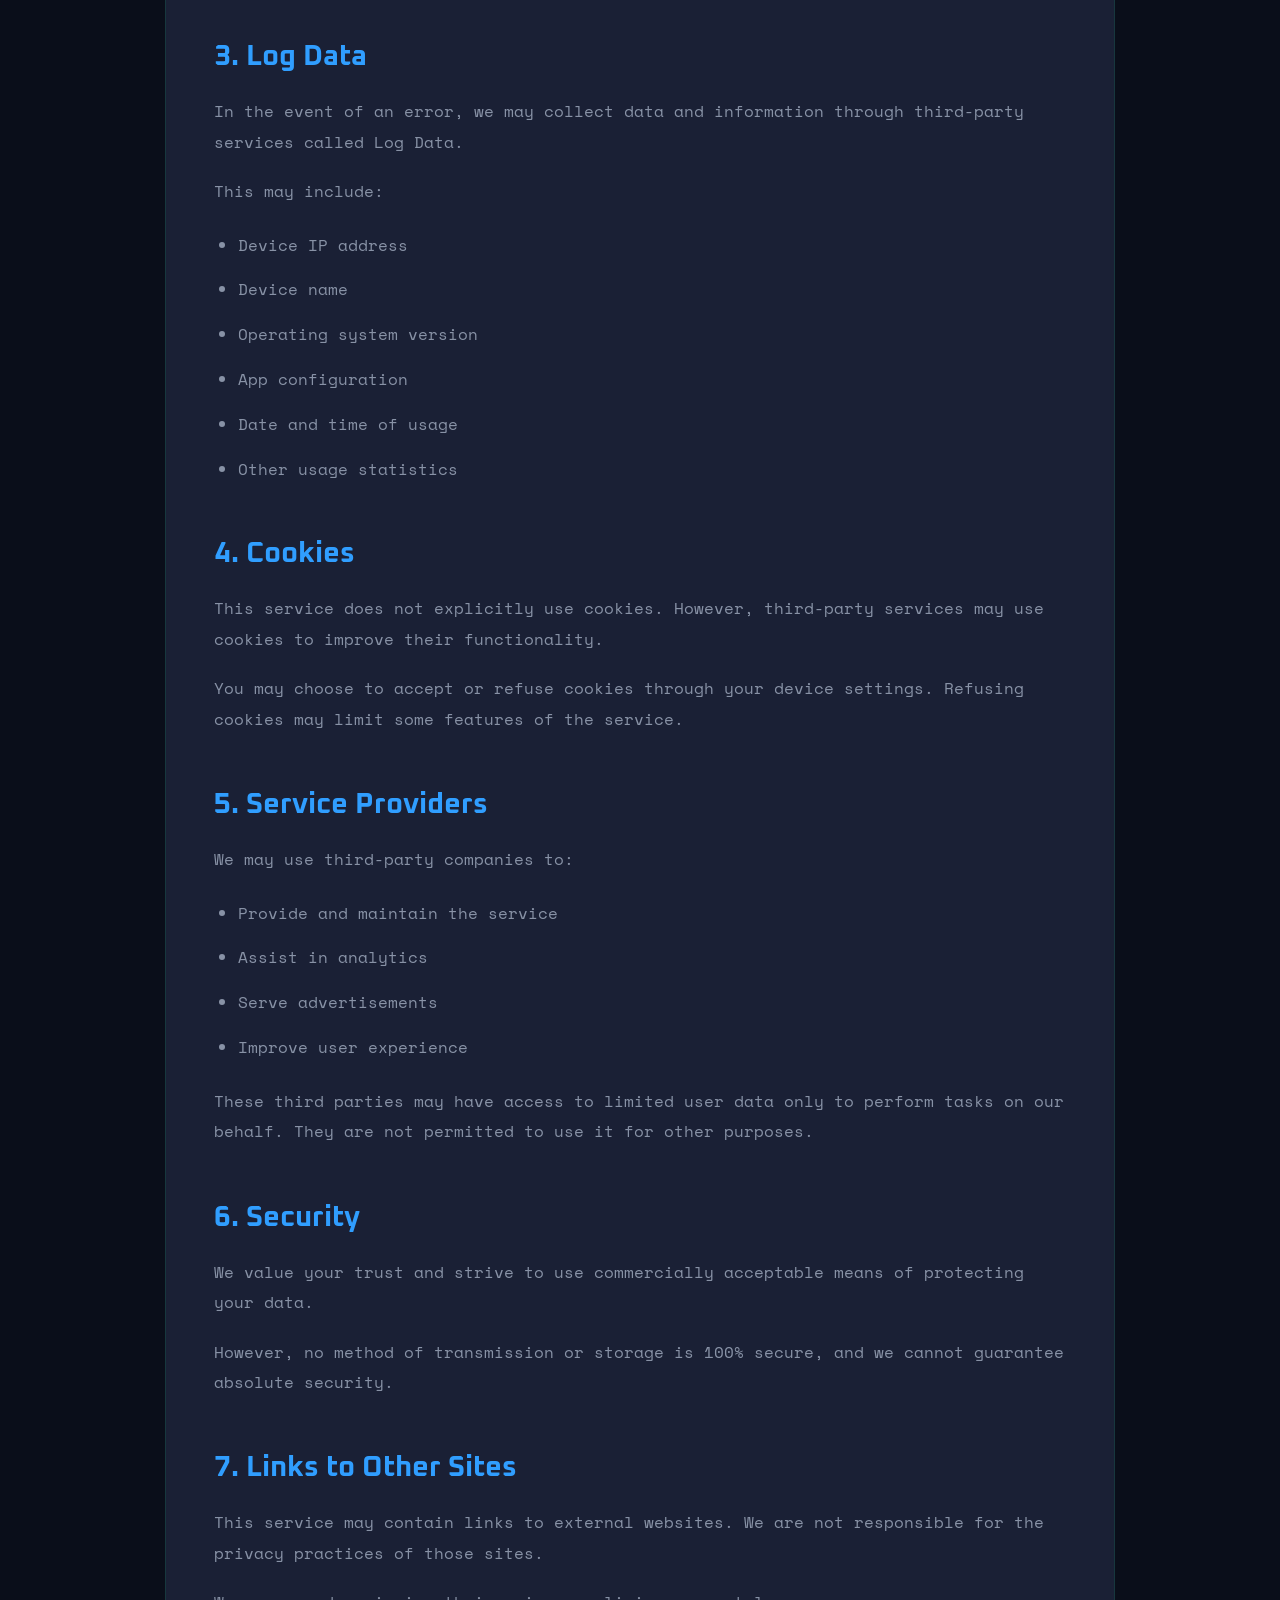
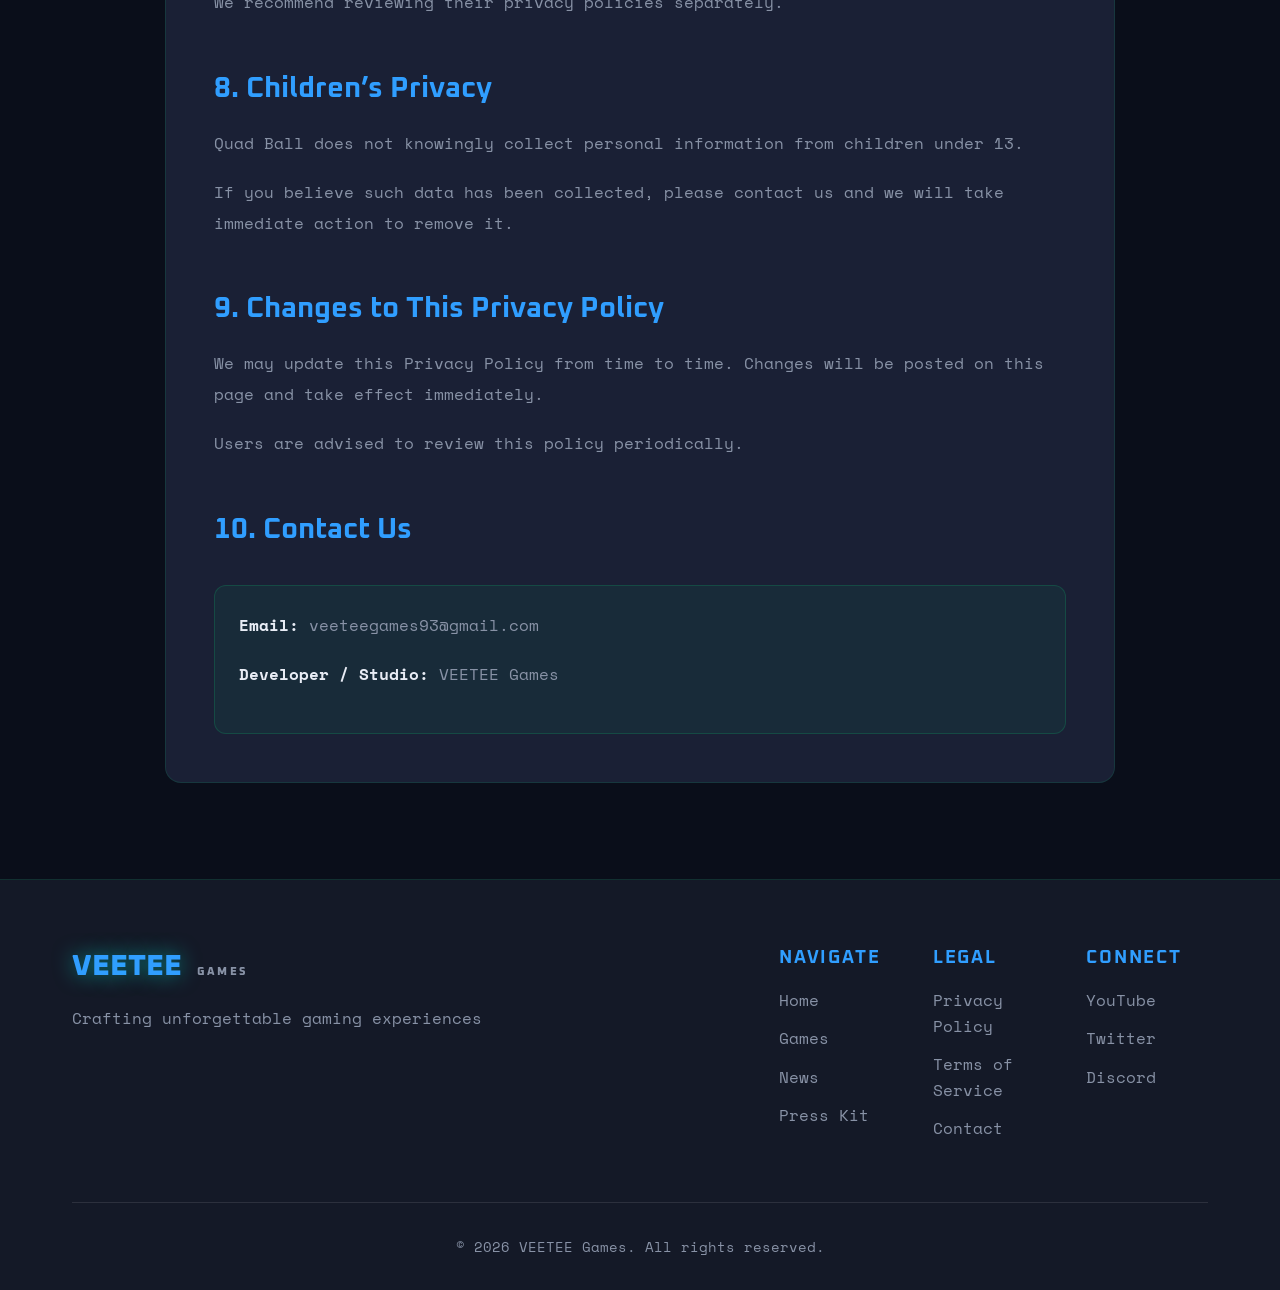
<file: privacy/quadball.html>
<!DOCTYPE html>
<html lang="en">

<head>
    <meta charset="UTF-8">
    <meta name="viewport" content="width=device-width, initial-scale=1.0">
    <title>Quad Ball Privacy Policy - VEETEE Games</title>

    <link rel="stylesheet" href="../styles.css">

    <link rel="preconnect" href="https://fonts.googleapis.com">
    <link rel="preconnect" href="https://fonts.gstatic.com" crossorigin>

    <link
        href="https://fonts.googleapis.com/css2?family=Oxanium:wght@400;600;700;800&family=Space+Mono:wght@400;700&display=swap"
        rel="stylesheet">

    <style>
        .policy-header {
            padding: 12rem 0 5rem;
            text-align: center;
            background: linear-gradient(180deg, var(--dark) 0%, var(--dark-lighter) 100%);
        }

        .policy-header h1 {
            font-family: 'Oxanium', sans-serif;
            font-size: clamp(2.8rem, 7vw, 5rem);
            font-weight: 800;
            background: var(--gradient-1);
            -webkit-background-clip: text;
            -webkit-text-fill-color: transparent;
            background-clip: text;
            margin-bottom: 1rem;
        }

        .policy-header p {
            color: var(--text-dim);
            font-size: 1.1rem;
        }

        .policy-section {
            padding: 4rem 0 6rem;
        }

        .policy-container {
            max-width: 950px;
            margin: 0 auto;

            background: var(--dark-card);
            border: 1px solid rgba(0, 255, 136, 0.1);
            border-radius: 16px;

            padding: 3rem;

            transition: all 0.4s ease;
        }

        .policy-container:hover {
            border-color: var(--primary);
            box-shadow: 0 10px 40px rgba(0, 255, 136, 0.12);
        }

        .effective-date {
            display: inline-block;

            background: rgba(0, 255, 136, 0.1);
            border: 1px solid rgba(0, 255, 136, 0.2);

            padding: 0.7rem 1rem;
            border-radius: 8px;

            color: var(--primary);

            font-family: 'Space Mono', monospace;
            font-size: 0.9rem;

            margin-bottom: 2rem;
        }

        .policy-content h2 {
            font-family: 'Oxanium', sans-serif;
            font-size: 1.8rem;
            color: var(--primary);
            margin-top: 3rem;
            margin-bottom: 1rem;
        }

        .policy-content p {
            color: var(--text-dim);
            line-height: 1.9;
            margin-bottom: 1.2rem;
        }

        .policy-content ul {
            margin: 1.5rem 0;
            padding-left: 1.5rem;
        }

        .policy-content li {
            color: var(--text-dim);
            line-height: 1.8;
            margin-bottom: 1rem;
        }

        .policy-content strong {
            color: var(--text);
        }

        .policy-content a {
            color: var(--primary);
            text-decoration: none;
        }

        .policy-content a:hover {
            text-decoration: underline;
        }

        .contact-box {
            margin-top: 2rem;
            background: rgba(0, 255, 136, 0.05);
            border: 1px solid rgba(0, 255, 136, 0.15);
            border-radius: 12px;
            padding: 1.5rem;
        }

        @media (max-width: 768px) {
            .policy-container {
                padding: 2rem;
            }
        }
    </style>
</head>

<body>

    <nav class="navbar">
        <div class="nav-container">

            <a href="../index.html" class="logo">
                <span class="logo-vee">VEE</span><span class="logo-tee">TEE</span>
                <span class="logo-subtitle">GAMES</span>
            </a>

            <ul class="nav-menu" id="navMenu">
                <li><a href="../index.html" class="nav-link">Home</a></li>
                <li><a href="../games.html" class="nav-link">Games</a></li>
                <li><a href="../news.html" class="nav-link">News</a></li>
                <li><a href="../press.html" class="nav-link">Press Kit</a></li>
                <li><a href="../privacy.html" class="nav-link active">Privacy</a></li>
            </ul>

            <div class="hamburger" id="hamburger">
                <span></span>
                <span></span>
                <span></span>
            </div>

        </div>
    </nav>

    <section class="policy-header">
        <div class="container">
            <h1>Quad Ball</h1>
            <p>Privacy Policy</p>
        </div>
    </section>

    <section class="policy-section">
        <div class="container">

            <div class="policy-container">

                <div class="effective-date">
                    Effective Date: December 22, 2023
                </div>

                <div class="policy-content">

                    <h2>1. Introduction</h2>

                    <p>
                        VEETEE Games built the Quad Ball app as a free game.
                        This service is provided at no cost and is intended for use as is.
                    </p>

                    <p>
                        This Privacy Policy explains how we collect, use, and protect
                        information when you use Quad Ball.
                    </p>

                    <p>
                        By using Quad Ball, you agree to the terms described in this Privacy Policy.
                    </p>

                    <h2>2. Information Collection and Use</h2>

                    <p>
                        We do not directly collect or store personally identifiable information.
                        However, the game uses third-party services that may collect data.
                    </p>

                    <p>
                        These may include advertising and analytics data such as:
                    </p>

                    <ul>
                        <li>Ad-related data</li>
                        <li>Targeted advertising identifiers</li>
                        <li>Usage and performance data</li>
                    </ul>

                    <p>
                        Third-party services used in Quad Ball include:
                    </p>

                    <ul>
                        <li>Google Play Services</li>
                        <li>AdMob</li>
                        <li>Unity</li>
                        <li>AppLovin</li>
                        <li>Vungle</li>
                    </ul>

                    <h2>3. Log Data</h2>

                    <p>
                        In the event of an error, we may collect data and information
                        through third-party services called Log Data.
                    </p>

                    <p>
                        This may include:
                    </p>

                    <ul>
                        <li>Device IP address</li>
                        <li>Device name</li>
                        <li>Operating system version</li>
                        <li>App configuration</li>
                        <li>Date and time of usage</li>
                        <li>Other usage statistics</li>
                    </ul>

                    <h2>4. Cookies</h2>

                    <p>
                        This service does not explicitly use cookies.
                        However, third-party services may use cookies to improve their functionality.
                    </p>

                    <p>
                        You may choose to accept or refuse cookies through your device settings.
                        Refusing cookies may limit some features of the service.
                    </p>

                    <h2>5. Service Providers</h2>

                    <p>
                        We may use third-party companies to:
                    </p>

                    <ul>
                        <li>Provide and maintain the service</li>
                        <li>Assist in analytics</li>
                        <li>Serve advertisements</li>
                        <li>Improve user experience</li>
                    </ul>

                    <p>
                        These third parties may have access to limited user data
                        only to perform tasks on our behalf.
                        They are not permitted to use it for other purposes.
                    </p>

                    <h2>6. Security</h2>

                    <p>
                        We value your trust and strive to use commercially acceptable
                        means of protecting your data.
                    </p>

                    <p>
                        However, no method of transmission or storage is 100% secure,
                        and we cannot guarantee absolute security.
                    </p>

                    <h2>7. Links to Other Sites</h2>

                    <p>
                        This service may contain links to external websites.
                        We are not responsible for the privacy practices of those sites.
                    </p>

                    <p>
                        We recommend reviewing their privacy policies separately.
                    </p>

                    <h2>8. Children’s Privacy</h2>

                    <p>
                        Quad Ball does not knowingly collect personal information
                        from children under 13.
                    </p>

                    <p>
                        If you believe such data has been collected, please contact us
                        and we will take immediate action to remove it.
                    </p>

                    <h2>9. Changes to This Privacy Policy</h2>

                    <p>
                        We may update this Privacy Policy from time to time.
                        Changes will be posted on this page and take effect immediately.
                    </p>

                    <p>
                        Users are advised to review this policy periodically.
                    </p>

                    <h2>10. Contact Us</h2>

                    <div class="contact-box">

                        <p>
                            <strong>Email:</strong> veeteegames93@gmail.com
                        </p>

                        <p>
                            <strong>Developer / Studio:</strong> VEETEE Games
                        </p>

                    </div>

                </div>

            </div>

        </div>
    </section>

    <footer class="footer">
        <div class="container">

            <div class="footer-content">

                <div class="footer-brand">
                    <div class="footer-logo">
                        <span class="logo-vee">VEE</span><span class="logo-tee">TEE</span>
                        <span class="logo-subtitle">GAMES</span>
                    </div>

                    <p>Crafting unforgettable gaming experiences</p>
                </div>

                <div class="footer-links">

                    <div class="footer-column">
                        <h4>Navigate</h4>

                        <ul>
                            <li><a href="../index.html">Home</a></li>
                            <li><a href="../games.html">Games</a></li>
                            <li><a href="../news.html">News</a></li>
                            <li><a href="../press.html">Press Kit</a></li>
                        </ul>
                    </div>

                    <div class="footer-column">
                        <h4>Legal</h4>

                        <ul>
                            <li><a href="../privacy.html">Privacy Policy</a></li>
                            <li><a href="../privacy.html">Terms of Service</a></li>
                            <li><a href="../press.html">Contact</a></li>
                        </ul>
                    </div>

                    <div class="footer-column">
                        <h4>Connect</h4>

                        <ul>
                            <li><a href="https://www.youtube.com/@VEETEEGames" target="_blank">YouTube</a></li>
                            <li><a href="https://x.com/VEETEEGames" target="_blank">Twitter</a></li>
                            <li><a href="https://discord.gg/vRTEazs3x5" target="_blank">Discord</a></li>
                        </ul>
                    </div>

                </div>

            </div>

            <div class="footer-bottom">
                <p>&copy; 2026 VEETEE Games. All rights reserved.</p>
            </div>

        </div>
    </footer>

    <script src="../script.js"></script>

</body>

</html>
</file>
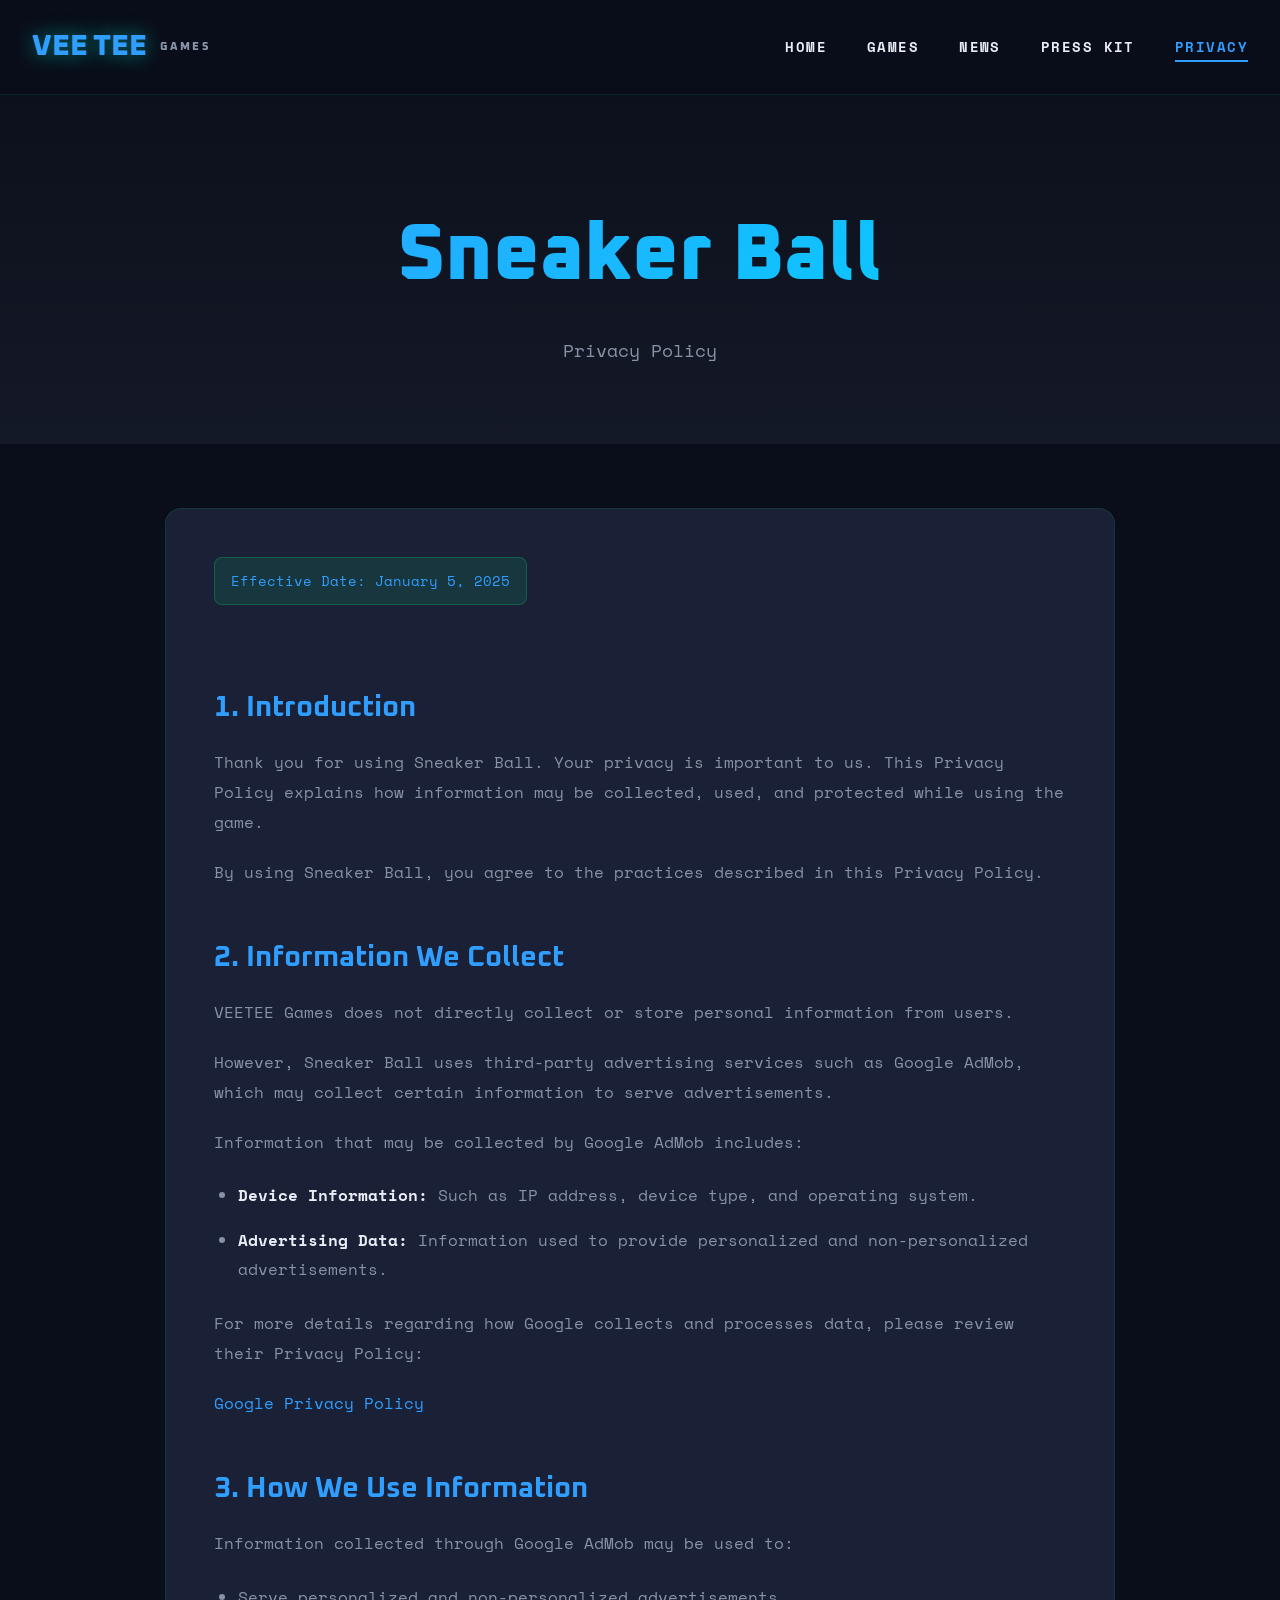
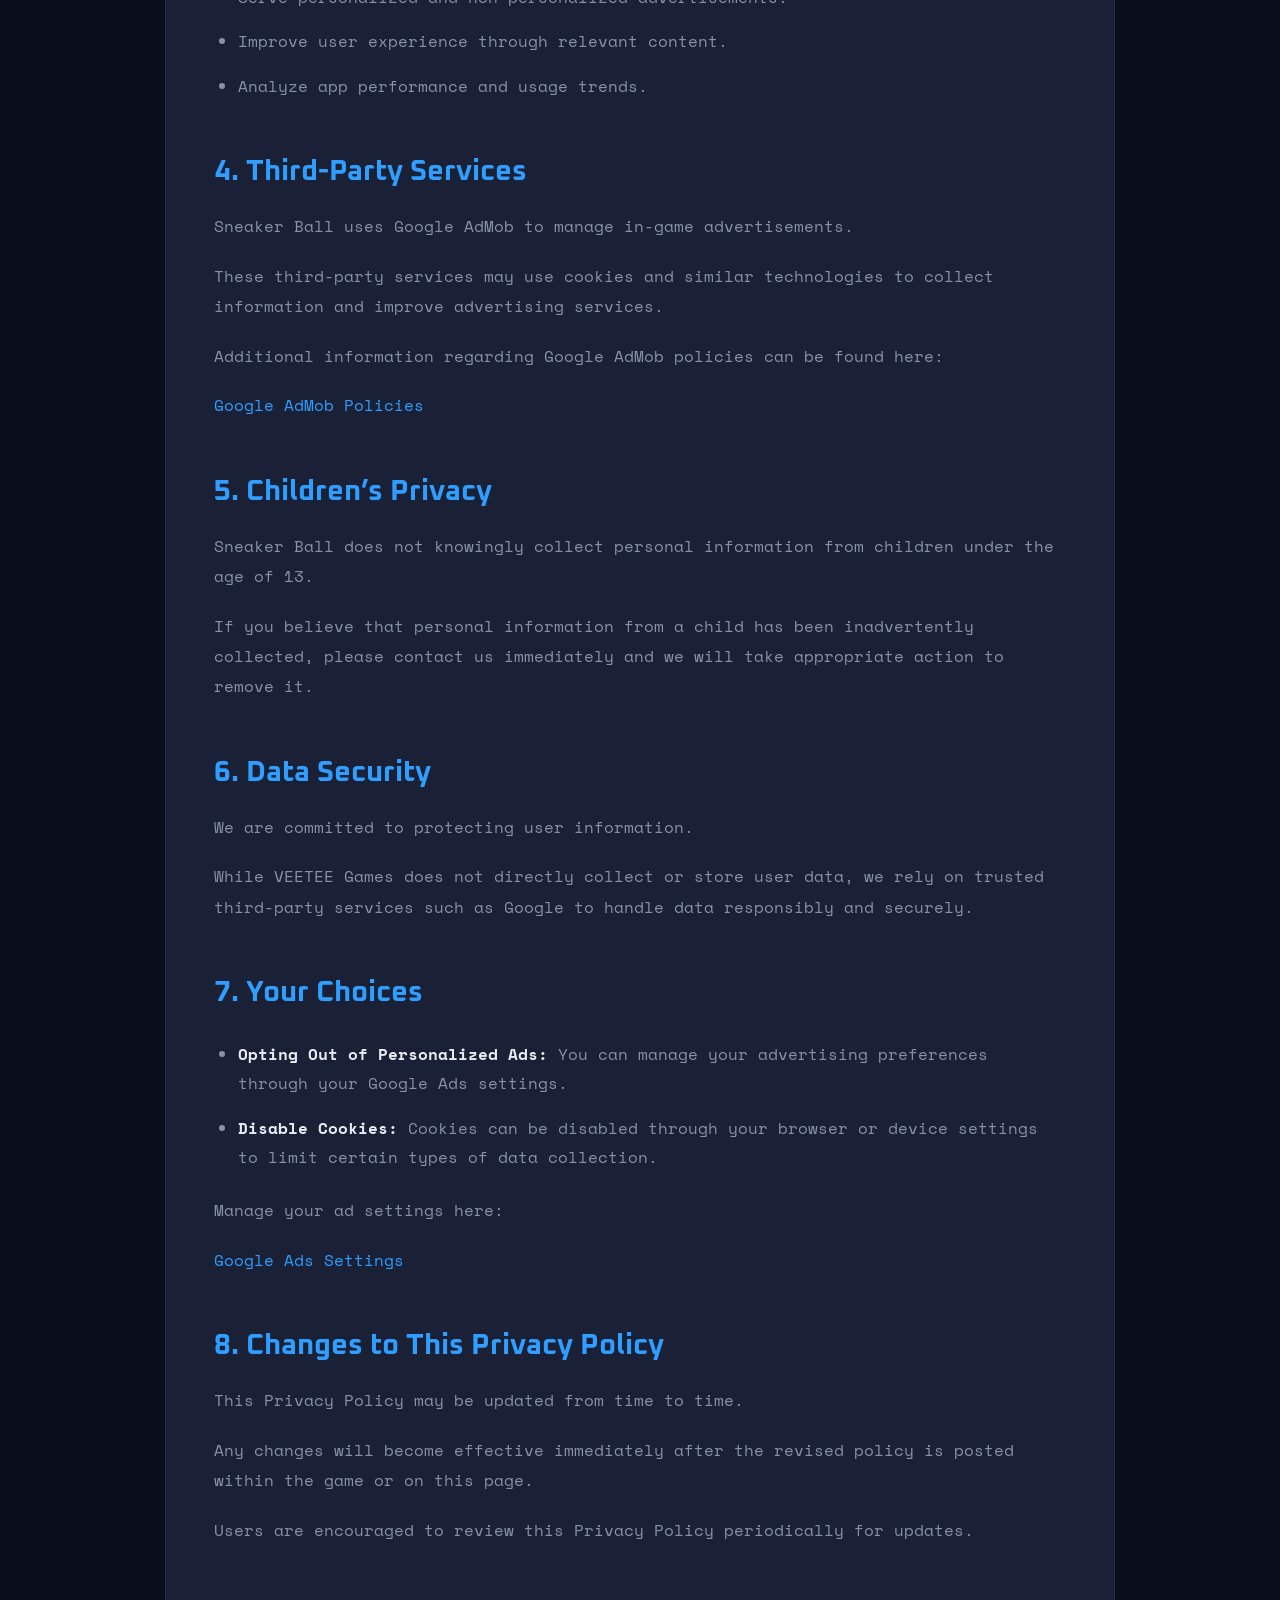
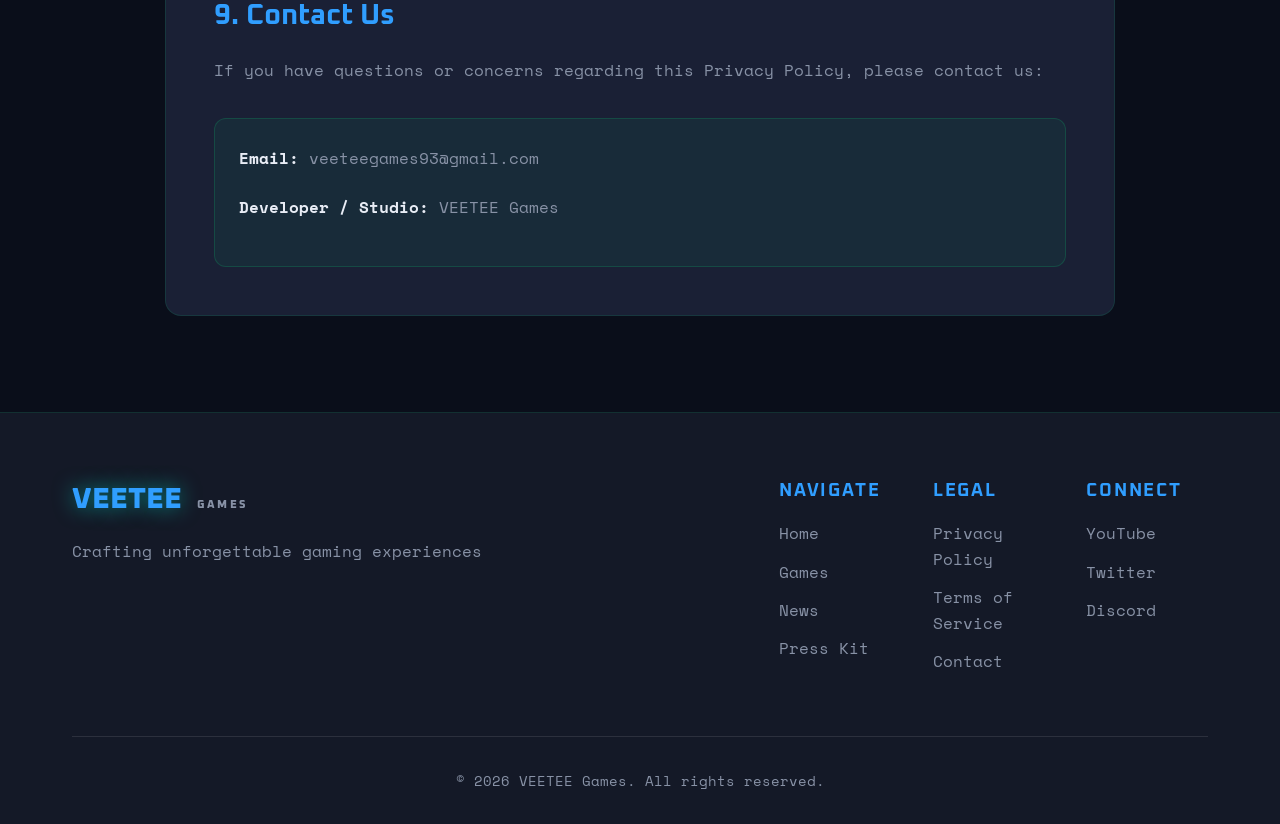
<file: privacy/sneakerball.html>
<!DOCTYPE html>
<html lang="en">

<head>
    <meta charset="UTF-8">
    <meta name="viewport" content="width=device-width, initial-scale=1.0">
    <title>Sneaker Ball Privacy Policy - VEETEE Games</title>

    <link rel="stylesheet" href="../styles.css">

    <link rel="preconnect" href="https://fonts.googleapis.com">
    <link rel="preconnect" href="https://fonts.gstatic.com" crossorigin>

    <link
        href="https://fonts.googleapis.com/css2?family=Oxanium:wght@400;600;700;800&family=Space+Mono:wght@400;700&display=swap"
        rel="stylesheet">

    <style>
        .policy-header {
            padding: 12rem 0 5rem;
            text-align: center;
            background: linear-gradient(180deg, var(--dark) 0%, var(--dark-lighter) 100%);
        }

        .policy-header h1 {
            font-family: 'Oxanium', sans-serif;
            font-size: clamp(2.8rem, 7vw, 5rem);
            font-weight: 800;
            background: var(--gradient-1);
            -webkit-background-clip: text;
            -webkit-text-fill-color: transparent;
            background-clip: text;
            margin-bottom: 1rem;
        }

        .policy-header p {
            color: var(--text-dim);
            font-size: 1.1rem;
        }

        .policy-section {
            padding: 4rem 0 6rem;
        }

        .policy-container {
            max-width: 950px;
            margin: 0 auto;

            background: var(--dark-card);
            border: 1px solid rgba(0, 255, 136, 0.1);
            border-radius: 16px;

            padding: 3rem;

            transition: all 0.4s ease;
        }

        .policy-container:hover {
            border-color: var(--primary);
            box-shadow: 0 10px 40px rgba(0, 255, 136, 0.12);
        }

        .effective-date {
            display: inline-block;

            background: rgba(0, 255, 136, 0.1);
            border: 1px solid rgba(0, 255, 136, 0.2);

            padding: 0.7rem 1rem;
            border-radius: 8px;

            color: var(--primary);

            font-family: 'Space Mono', monospace;
            font-size: 0.9rem;

            margin-bottom: 2rem;
        }

        .policy-content h2 {
            font-family: 'Oxanium', sans-serif;
            font-size: 1.8rem;
            color: var(--primary);
            margin-top: 3rem;
            margin-bottom: 1rem;
        }

        .policy-content p {
            color: var(--text-dim);
            line-height: 1.9;
            margin-bottom: 1.2rem;
        }

        .policy-content ul {
            margin: 1.5rem 0;
            padding-left: 1.5rem;
        }

        .policy-content li {
            color: var(--text-dim);
            line-height: 1.8;
            margin-bottom: 1rem;
        }

        .policy-content strong {
            color: var(--text);
        }

        .policy-content a {
            color: var(--primary);
            text-decoration: none;
        }

        .policy-content a:hover {
            text-decoration: underline;
        }

        .contact-box {
            margin-top: 2rem;

            background: rgba(0, 255, 136, 0.05);
            border: 1px solid rgba(0, 255, 136, 0.15);

            border-radius: 12px;
            padding: 1.5rem;
        }

        @media (max-width: 768px) {
            .policy-container {
                padding: 2rem;
            }
        }
    </style>
</head>

<body>

    <nav class="navbar">
        <div class="nav-container">

            <a href="../index.html" class="logo">
                <span class="logo-vee">VEE</span><span class="logo-tee">TEE</span>
                <span class="logo-subtitle">GAMES</span>
            </a>

            <ul class="nav-menu" id="navMenu">
                <li><a href="../index.html" class="nav-link">Home</a></li>
                <li><a href="../games.html" class="nav-link">Games</a></li>
                <li><a href="../news.html" class="nav-link">News</a></li>
                <li><a href="../press.html" class="nav-link">Press Kit</a></li>
                <li><a href="../privacy.html" class="nav-link active">Privacy</a></li>
            </ul>

            <div class="hamburger" id="hamburger">
                <span></span>
                <span></span>
                <span></span>
            </div>

        </div>
    </nav>

    <section class="policy-header">
        <div class="container">
            <h1>Sneaker Ball</h1>
            <p>Privacy Policy</p>
        </div>
    </section>

    <section class="policy-section">
        <div class="container">

            <div class="policy-container">

                <div class="effective-date">
                    Effective Date: January 5, 2025
                </div>

                <div class="policy-content">

                    <h2>1. Introduction</h2>

                    <p>
                        Thank you for using Sneaker Ball. Your privacy is important to us.
                        This Privacy Policy explains how information may be collected,
                        used, and protected while using the game.
                    </p>

                    <p>
                        By using Sneaker Ball, you agree to the practices described
                        in this Privacy Policy.
                    </p>

                    <h2>2. Information We Collect</h2>

                    <p>
                        VEETEE Games does not directly collect or store personal
                        information from users.
                    </p>

                    <p>
                        However, Sneaker Ball uses third-party advertising services
                        such as Google AdMob, which may collect certain information
                        to serve advertisements.
                    </p>

                    <p>
                        Information that may be collected by Google AdMob includes:
                    </p>

                    <ul>
                        <li>
                            <strong>Device Information:</strong>
                            Such as IP address, device type, and operating system.
                        </li>

                        <li>
                            <strong>Advertising Data:</strong>
                            Information used to provide personalized and
                            non-personalized advertisements.
                        </li>
                    </ul>

                    <p>
                        For more details regarding how Google collects and processes data,
                        please review their Privacy Policy:
                    </p>

                    <p>
                        <a href="https://policies.google.com/privacy" target="_blank">
                            Google Privacy Policy
                        </a>
                    </p>

                    <h2>3. How We Use Information</h2>

                    <p>
                        Information collected through Google AdMob may be used to:
                    </p>

                    <ul>
                        <li>Serve personalized and non-personalized advertisements.</li>
                        <li>Improve user experience through relevant content.</li>
                        <li>Analyze app performance and usage trends.</li>
                    </ul>

                    <h2>4. Third-Party Services</h2>

                    <p>
                        Sneaker Ball uses Google AdMob to manage in-game advertisements.
                    </p>

                    <p>
                        These third-party services may use cookies and similar technologies
                        to collect information and improve advertising services.
                    </p>

                    <p>
                        Additional information regarding Google AdMob policies can be found here:
                    </p>

                    <p>
                        <a href="https://support.google.com/admob/answer/6128543" target="_blank">
                            Google AdMob Policies
                        </a>
                    </p>

                    <h2>5. Children’s Privacy</h2>

                    <p>
                        Sneaker Ball does not knowingly collect personal information
                        from children under the age of 13.
                    </p>

                    <p>
                        If you believe that personal information from a child has been
                        inadvertently collected, please contact us immediately and we
                        will take appropriate action to remove it.
                    </p>

                    <h2>6. Data Security</h2>

                    <p>
                        We are committed to protecting user information.
                    </p>

                    <p>
                        While VEETEE Games does not directly collect or store user data,
                        we rely on trusted third-party services such as Google to handle
                        data responsibly and securely.
                    </p>

                    <h2>7. Your Choices</h2>

                    <ul>
                        <li>
                            <strong>Opting Out of Personalized Ads:</strong>
                            You can manage your advertising preferences through
                            your Google Ads settings.
                        </li>

                        <li>
                            <strong>Disable Cookies:</strong>
                            Cookies can be disabled through your browser or device settings
                            to limit certain types of data collection.
                        </li>
                    </ul>

                    <p>
                        Manage your ad settings here:
                    </p>

                    <p>
                        <a href="https://adssettings.google.com/" target="_blank">
                            Google Ads Settings
                        </a>
                    </p>

                    <h2>8. Changes to This Privacy Policy</h2>

                    <p>
                        This Privacy Policy may be updated from time to time.
                    </p>

                    <p>
                        Any changes will become effective immediately after the revised
                        policy is posted within the game or on this page.
                    </p>

                    <p>
                        Users are encouraged to review this Privacy Policy periodically
                        for updates.
                    </p>

                    <h2>9. Contact Us</h2>

                    <p>
                        If you have questions or concerns regarding this Privacy Policy,
                        please contact us:
                    </p>

                    <div class="contact-box">

                        <p>
                            <strong>Email:</strong>
                            veeteegames93@gmail.com
                        </p>

                        <p>
                            <strong>Developer / Studio:</strong>
                            VEETEE Games
                        </p>

                    </div>

                </div>

            </div>

        </div>
    </section>

    <footer class="footer">
        <div class="container">

            <div class="footer-content">

                <div class="footer-brand">
                    <div class="footer-logo">
                        <span class="logo-vee">VEE</span><span class="logo-tee">TEE</span>
                        <span class="logo-subtitle">GAMES</span>
                    </div>

                    <p>Crafting unforgettable gaming experiences</p>
                </div>

                <div class="footer-links">

                    <div class="footer-column">
                        <h4>Navigate</h4>

                        <ul>
                            <li><a href="../index.html">Home</a></li>
                            <li><a href="../games.html">Games</a></li>
                            <li><a href="../news.html">News</a></li>
                            <li><a href="../press.html">Press Kit</a></li>
                        </ul>
                    </div>

                    <div class="footer-column">
                        <h4>Legal</h4>

                        <ul>
                            <li><a href="../privacy.html">Privacy Policy</a></li>
                            <li><a href="../privacy.html">Terms of Service</a></li>
                            <li><a href="../press.html">Contact</a></li>
                        </ul>
                    </div>

                    <div class="footer-column">
                        <h4>Connect</h4>

                        <ul>
                            <li><a href="https://www.youtube.com/@VEETEEGames" target="_blank">YouTube</a></li>
                            <li><a href="https://x.com/VEETEEGames" target="_blank">Twitter</a></li>
                            <li><a href="https://discord.gg/vRTEazs3x5" target="_blank">Discord</a></li>
                        </ul>
                    </div>

                </div>

            </div>

            <div class="footer-bottom">
                <p>&copy; 2026 VEETEE Games. All rights reserved.</p>
            </div>

        </div>
    </footer>

    <script src="../script.js"></script>

</body>

</html>
</file>
<file: styles.css>
:root {
    --primary: #309eff;
    --primary-dark: #2454ae;
    --secondary: #ffb300;
    --dark: #0a0e1a;
    --dark-lighter: #141927;
    --dark-card: #1a2035;
    --text: #e8ecf5;
    --text-dim: #8892a6;
    --accent-blue: #00d4ff;
    --accent-purple: #a855f7;
    --gradient-1: linear-gradient(135deg, var(--primary) 0%, var(--accent-blue) 100%);
    --gradient-2: linear-gradient(135deg, var(--secondary) 0%, var(--accent-purple) 100%);
    --gradient-dark: linear-gradient(180deg, var(--dark) 0%, var(--dark-lighter) 100%);
}

* {
    margin: 0;
    padding: 0;
    box-sizing: border-box;
}

html {
    scroll-behavior: smooth;
}

body {
    font-family: 'Space Mono', monospace;
    background: var(--dark);
    color: var(--text);
    line-height: 1.6;
    overflow-x: hidden;
}

.container {
    max-width: 1200px;
    margin: 0 auto;
    padding: 0 2rem;
}

/* Navigation */
.navbar {
    position: fixed;
    top: 0;
    width: 100%;
    background: rgba(10, 14, 26, 0.95);
    backdrop-filter: blur(10px);
    z-index: 1000;
    border-bottom: 1px solid rgba(0, 255, 136, 0.1);
}

.nav-container {
    max-width: 1400px;
    margin: 0 auto;
    padding: 1.5rem 2rem;
    display: flex;
    justify-content: space-between;
    align-items: center;
}

.logo {
    font-family: 'Oxanium', sans-serif;
    font-size: 1.8rem;
    font-weight: 800;
    text-decoration: none;
    display: flex;
    align-items: center;
    gap: 0.3rem;
}

.logo-vee {
    color: var(--primary);
    text-shadow: 0 0 20px rgba(0, 255, 234, 0.5);
}

.logo-tee {
    color: var(--primary);
    text-shadow: 0 0 20px rgba(0, 255, 234, 0.5);
}

.logo-subtitle {
    font-size: 0.7rem;
    color: var(--text-dim);
    letter-spacing: 0.2em;
    margin-left: 0.5rem;
}

.nav-menu {
    display: flex;
    list-style: none;
    gap: 2.5rem;
    align-items: center;
}

.nav-link {
    color: var(--text);
    text-decoration: none;
    font-size: 0.9rem;
    font-weight: 600;
    text-transform: uppercase;
    letter-spacing: 0.1em;
    position: relative;
    transition: color 0.3s ease;
}

.nav-link::after {
    content: '';
    position: absolute;
    bottom: -5px;
    left: 0;
    width: 0;
    height: 2px;
    background: var(--primary);
    transition: width 0.3s ease;
}

.nav-link:hover,
.nav-link.active {
    color: var(--primary);
}

.nav-link:hover::after,
.nav-link.active::after {
    width: 100%;
}

.hamburger {
    display: none;
    flex-direction: column;
    gap: 5px;
    cursor: pointer;
}

.hamburger span {
    width: 25px;
    height: 2px;
    background: var(--primary);
    transition: all 0.3s ease;
}

/* Hero Section */
.hero {
    position: relative;
    min-height: 100vh;
    display: flex;
    align-items: center;
    justify-content: center;
    overflow: hidden;
    padding-top: 80px;
}

.hero-bg {
    position: absolute;
    top: 0;
    left: 0;
    width: 100%;
    height: 100%;
    background: 
        radial-gradient(circle at 20% 50%, rgba(0, 255, 136, 0.1) 0%, transparent 50%),
        radial-gradient(circle at 80% 80%, rgba(255, 0, 102, 0.1) 0%, transparent 50%),
        radial-gradient(circle at 40% 20%, rgba(0, 212, 255, 0.08) 0%, transparent 50%);
    animation: bgPulse 10s ease-in-out infinite;
}

@keyframes bgPulse {
    0%, 100% { opacity: 1; }
    50% { opacity: 0.7; }
}

.hero-content {
    position: relative;
    z-index: 2;
    text-align: center;
    max-width: 900px;
    padding: 0 2rem;
}

.hero-title {
    font-family: 'Oxanium', sans-serif;
    font-size: clamp(3rem, 8vw, 6rem);
    font-weight: 800;
    line-height: 1.1;
    margin-bottom: 1.5rem;
    display: flex;
    flex-direction: column;
    gap: 0.2rem;
}

.title-line {
    display: block;
    animation: slideIn 0.8s ease-out backwards;
}

.title-line:nth-child(1) { animation-delay: 0.1s; }
.title-line:nth-child(2) { animation-delay: 0.2s; }
.title-line:nth-child(3) { animation-delay: 0.3s; }

.title-line.highlight {
    background: var(--gradient-1);
    -webkit-background-clip: text;
    -webkit-text-fill-color: transparent;
    background-clip: text;
}

@keyframes slideIn {
    from {
        opacity: 0;
        transform: translateY(30px);
    }
    to {
        opacity: 1;
        transform: translateY(0);
    }
}

.hero-subtitle {
    font-size: 1.2rem;
    color: var(--text-dim);
    margin-bottom: 2.5rem;
    animation: fadeIn 1s ease-out 0.5s backwards;
}

@keyframes fadeIn {
    from { opacity: 0; }
    to { opacity: 1; }
}

.hero-cta {
    display: flex;
    gap: 1.5rem;
    justify-content: center;
    flex-wrap: wrap;
    animation: fadeIn 1s ease-out 0.7s backwards;
}

.btn {
    padding: 1rem 2.5rem;
    font-family: 'Oxanium', sans-serif;
    font-size: 1rem;
    font-weight: 700;
    text-decoration: none;
    text-transform: uppercase;
    letter-spacing: 0.1em;
    border: none;
    cursor: pointer;
    transition: all 0.3s ease;
    position: relative;
    overflow: hidden;
}

.btn-primary {
    background: var(--primary);
    color: var(--dark);
    box-shadow: 0 0 30px rgba(8, 0, 255, 0.3);
}

.btn-primary:hover {
    transform: translateY(-2px);
    box-shadow: 0 0 40px rgba(0, 157, 255, 0.5);
}

.btn-secondary {
    background: transparent;
    color: var(--primary);
    border: 2px solid var(--primary);
}

.btn-secondary:hover {
    background: var(--primary);
    color: var(--dark);
}

.scroll-indicator {
    position: absolute;
    bottom: 3rem;
    left: 50%;
    transform: translateX(-50%);
    display: flex;
    flex-direction: column;
    align-items: center;
    gap: 1rem;
    color: var(--text-dim);
    font-size: 0.8rem;
    text-transform: uppercase;
    letter-spacing: 0.2em;
    animation: fadeIn 1s ease-out 1s backwards;
}

.scroll-line {
    width: 2px;
    height: 40px;
    background: linear-gradient(to bottom, var(--primary), transparent);
    animation: scrollAnim 2s ease-in-out infinite;
}

@keyframes scrollAnim {
    0%, 100% { opacity: 0; transform: translateY(-10px); }
    50% { opacity: 1; transform: translateY(10px); }
}

/* Section Titles */
.section-title {
    font-family: 'Oxanium', sans-serif;
    font-size: clamp(2.5rem, 5vw, 4rem);
    font-weight: 800;
    margin-bottom: 3rem;
    background: var(--gradient-1);
    -webkit-background-clip: text;
    -webkit-text-fill-color: transparent;
    background-clip: text;
}

/* Featured Games */
.featured-games {
    padding: 8rem 0;
    position: relative;
}

.games-grid {
    display: grid;
    grid-template-columns: repeat(auto-fit, minmax(300px, 1fr));
    gap: 2.5rem;
}

.game-card {
    background: var(--dark-card);
    border: 1px solid rgba(0, 255, 136, 0.1);
    border-radius: 8px;
    overflow: hidden;
    transition: all 0.4s ease;
    opacity: 0;
    transform: translateY(30px);
}

.game-card.animate {
    animation: cardSlideIn 0.6s ease-out forwards;
}

@keyframes cardSlideIn {
    to {
        opacity: 1;
        transform: translateY(0);
    }
}

.game-card:nth-child(1) { animation-delay: 0.1s; }
.game-card:nth-child(2) { animation-delay: 0.2s; }
.game-card:nth-child(3) { animation-delay: 0.3s; }

.game-card:hover {
    transform: translateY(-10px);
    border-color: var(--primary);
    box-shadow: 0 10px 40px rgba(0, 255, 136, 0.2);
}

.game-image {
    position: relative;
    aspect-ratio: 16/9;
    overflow: hidden;
}

.placeholder-image {
    width: 100%;
    height: 100%;
    background: linear-gradient(135deg, var(--dark-lighter), var(--dark-card));
    display: flex;
    align-items: center;
    justify-content: center;
    color: var(--text-dim);
    font-family: 'Oxanium', sans-serif;
    font-size: 1.2rem;
    font-weight: 700;
}

.game-overlay {
    position: absolute;
    top: 0;
    left: 0;
    width: 100%;
    height: 100%;
    background: rgba(0, 132, 255, 0.9);
    display: flex;
    align-items: center;
    justify-content: center;
    opacity: 0;
    transition: opacity 0.3s ease;
}

.game-card:hover .game-overlay {
    opacity: 1;
}

.game-link {
    color: var(--dark);
    font-family: 'Oxanium', sans-serif;
    font-size: 1.1rem;
    font-weight: 700;
    text-decoration: none;
    text-transform: uppercase;
    letter-spacing: 0.1em;
    padding: 1rem 2rem;
    background: var(--dark);
    color: var(--primary);
    border-radius: 4px;
}

.game-info {
    padding: 2rem;
}

.game-title {
    font-family: 'Oxanium', sans-serif;
    font-size: 1.5rem;
    font-weight: 700;
    margin-bottom: 0.8rem;
    color: var(--text);
}

.game-description {
    color: var(--text-dim);
    margin-bottom: 1.5rem;
    font-size: 0.95rem;
}

.game-status {
    display: inline-block;
    padding: 0.5rem 1rem;
    font-size: 0.8rem;
    font-weight: 700;
    text-transform: uppercase;
    letter-spacing: 0.1em;
    border-radius: 4px;
}

.status-upcoming {
    background: rgba(168, 85, 247, 0.2);
    color: var(--accent-purple);
    border: 1px solid var(--accent-purple);
}

.status-released {
    background: rgba(0, 255, 136, 0.2);
    color: rgb(0, 255, 136);
    border: 1px solid rgb(0, 255, 136);
}

.status-development {
    background: rgba(0, 212, 255, 0.2);
    color: var(--accent-blue);
    border: 1px solid var(--accent-blue);
}

/* About Section */
.about {
    padding: 8rem 0;
    background: var(--dark-lighter);
}

.about-content {
    display: grid;
    grid-template-columns: 1fr 1fr;
    gap: 4rem;
    align-items: center;
}

.about-text p {
    font-size: 1.1rem;
    color: var(--text-dim);
    margin-bottom: 1.5rem;
}

.about-stats {
    display: grid;
    grid-template-columns: repeat(3, 1fr);
    gap: 2rem;
    margin-top: 3rem;
}

.stat {
    text-align: center;
}

.stat-number {
    font-family: 'Oxanium', sans-serif;
    font-size: 3rem;
    font-weight: 800;
    color: var(--primary);
    line-height: 1;
    margin-bottom: 0.5rem;
}

.stat-label {
    color: var(--text-dim);
    text-transform: uppercase;
    font-size: 0.9rem;
    letter-spacing: 0.1em;
}

.about-visual {
    position: relative;
    height: 500px;
}

.visual-box {
    width: 100%;
    height: 100%;
    background: linear-gradient(135deg, rgba(0, 255, 136, 0.1), rgba(0, 212, 255, 0.1));
    border: 2px solid var(--primary);
    border-radius: 8px;
    position: relative;
    animation: float 6s ease-in-out infinite;
}

@keyframes float {
    0%, 100% { transform: translateY(0px) rotate(0deg); }
    50% { transform: translateY(-20px) rotate(2deg); }
}

.visual-box::before,
.visual-box::after {
    content: '';
    position: absolute;
    width: 100px;
    height: 100px;
    border: 2px solid var(--secondary);
    border-radius: 50%;
}

.visual-box::before {
    top: -20px;
    right: -20px;
    animation: pulse 3s ease-in-out infinite;
}

.visual-box::after {
    bottom: -30px;
    left: -30px;
    animation: pulse 3s ease-in-out infinite 1.5s;
}

@keyframes pulse {
    0%, 100% { transform: scale(1); opacity: 0.5; }
    50% { transform: scale(1.2); opacity: 1; }
}

/* CTA Section */
.cta-section {
    padding: 8rem 0;
    text-align: center;
}

.cta-content h2 {
    font-family: 'Oxanium', sans-serif;
    font-size: 3rem;
    font-weight: 800;
    margin-bottom: 1rem;
}

.cta-content p {
    font-size: 1.2rem;
    color: var(--text-dim);
    margin-bottom: 3rem;
}

.social-links {
    display: flex;
    gap: 1.5rem;
    justify-content: center;
    flex-wrap: wrap;
}

.social-btn {
    display: flex;
    align-items: center;
    gap: 0.8rem;
    padding: 1rem 2rem;
    background: var(--dark-card);
    border: 2px solid;
    border-radius: 8px;
    text-decoration: none;
    font-family: 'Oxanium', sans-serif;
    font-weight: 700;
    text-transform: uppercase;
    letter-spacing: 0.1em;
    transition: all 0.3s ease;
}

.social-icon {
    font-size: 1.5rem;
}

.social-btn.youtube {
    border-color: #ff0000;
    color: #ff0000;
}

.social-btn.youtube:hover {
    background: #ff0000;
    color: var(--dark);
    transform: translateY(-3px);
    box-shadow: 0 5px 20px rgba(255, 0, 0, 0.3);
}

.social-btn.twitter {
    border-color: #1da1f2;
    color: #1da1f2;
}

.social-btn.twitter:hover {
    background: #1da1f2;
    color: var(--dark);
    transform: translateY(-3px);
    box-shadow: 0 5px 20px rgba(29, 161, 242, 0.3);
}

.social-btn.discord {
    border-color: #5865f2;
    color: #5865f2;
}

.social-btn.discord:hover {
    background: #5865f2;
    color: white;
    transform: translateY(-3px);
    box-shadow: 0 5px 20px rgba(88, 101, 242, 0.3);
}

/* Footer */
.footer {
    background: var(--dark-lighter);
    border-top: 1px solid rgba(0, 255, 136, 0.1);
    padding: 4rem 0 2rem;
}

.footer-content {
    display: grid;
    grid-template-columns: 1.5fr 1fr;
    gap: 4rem;
    margin-bottom: 3rem;
}

.footer-brand p {
    color: var(--text-dim);
    margin-top: 1rem;
}

.footer-logo {
    font-family: 'Oxanium', sans-serif;
    font-size: 1.8rem;
    font-weight: 800;
    margin-bottom: 1rem;
}

.footer-links {
    display: grid;
    grid-template-columns: repeat(3, 1fr);
    gap: 2rem;
}

.footer-column h4 {
    font-family: 'Oxanium', sans-serif;
    font-size: 1.1rem;
    color: var(--primary);
    margin-bottom: 1rem;
    text-transform: uppercase;
    letter-spacing: 0.1em;
}

.footer-column ul {
    list-style: none;
}

.footer-column ul li {
    margin-bottom: 0.8rem;
}

.footer-column a {
    color: var(--text-dim);
    text-decoration: none;
    transition: color 0.3s ease;
}

.footer-column a:hover {
    color: var(--primary);
}

.footer-bottom {
    text-align: center;
    padding-top: 2rem;
    border-top: 1px solid rgba(255, 255, 255, 0.1);
    color: var(--text-dim);
    font-size: 0.9rem;
}

/* Animations */
[data-animate] {
    opacity: 0;
    transform: translateY(30px);
    transition: all 0.6s ease-out;
}

[data-animate].animate {
    opacity: 1;
    transform: translateY(0);
}

/* Responsive Design */
@media (max-width: 968px) {
    .nav-menu {
        position: fixed;
        top: 80px;
        left: -100%;
        width: 100%;
        height: calc(100vh - 80px);
        background: rgba(10, 14, 26, 0.98);
        backdrop-filter: blur(10px);
        flex-direction: column;
        justify-content: flex-start;
        padding: 3rem 0;
        transition: left 0.3s ease;
    }

    .nav-menu.active {
        left: 0;
    }

    .hamburger {
        display: flex;
    }

    .hamburger.active span:nth-child(1) {
        transform: rotate(45deg) translate(7px, 7px);
    }

    .hamburger.active span:nth-child(2) {
        opacity: 0;
    }

    .hamburger.active span:nth-child(3) {
        transform: rotate(-45deg) translate(6px, -6px);
    }

    .about-content {
        grid-template-columns: 1fr;
    }

    .about-visual {
        height: 300px;
    }

    .footer-content {
        grid-template-columns: 1fr;
    }

    .footer-links {
        grid-template-columns: 1fr;
    }

    .about-stats {
        grid-template-columns: 1fr;
    }
}

@media (max-width: 600px) {
    .hero-cta {
        flex-direction: column;
    }

    .btn {
        width: 100%;
    }

    .games-grid {
        grid-template-columns: 1fr;
    }

    .social-links {
        flex-direction: column;
    }

    .social-btn {
        width: 100%;
        justify-content: center;
    }
}
.press-buttons {
    display: flex;
    justify-content: center;
    gap: 1rem;
    flex-wrap: wrap;
}
.download-btn.secondary {
    background: transparent;
    border: 2px solid var(--primary);
    color: var(--primary);
}
.press-section .container {
    display: flex;
    justify-content: center;
}
.news-article {
    max-width: 800px;
    margin: 0 auto;
}
.press-card {
    width: 100%;
    max-width: 800px;
}
.press-section .container {
    display: flex;
    justify-content: center;
    align-items: center;
}
.download-btn.secondary:hover {
    background: var(--primary);
    color: var(--dark);
}
.press-info {
    text-align: center;
    max-width: 700px;
    margin: 0 auto;
}
.news-thumbnail {
    width: 100%;
    aspect-ratio: 16 / 9;
    background-size: cover;
    background-position: center;
    background-repeat: no-repeat;
}
.video-placeholder {
    aspect-ratio: 16/9;
    background-color: var(--dark-lighter);
    border-radius: 8px;
    overflow: hidden;
}
.game-detail-content {
    display: grid;
    grid-template-columns: 1fr 1.5fr;
    gap: 3rem;
    align-items: stretch;
    grid-template-columns: 0.8fr 1.5fr;
    /* IMPORTANT */
}
.game-detail-image {
    aspect-ratio: 3 / 4;
    background-size: cover;
    background-position: center;
    width: 100%;
    aspect-ratio: 9 / 16;
    /* PORTRAIT */
    background-size: cover;
    background-position: center;
    background-repeat: no-repeat;
    border-radius: 12px;
    overflow: hidden;
}
</file>
